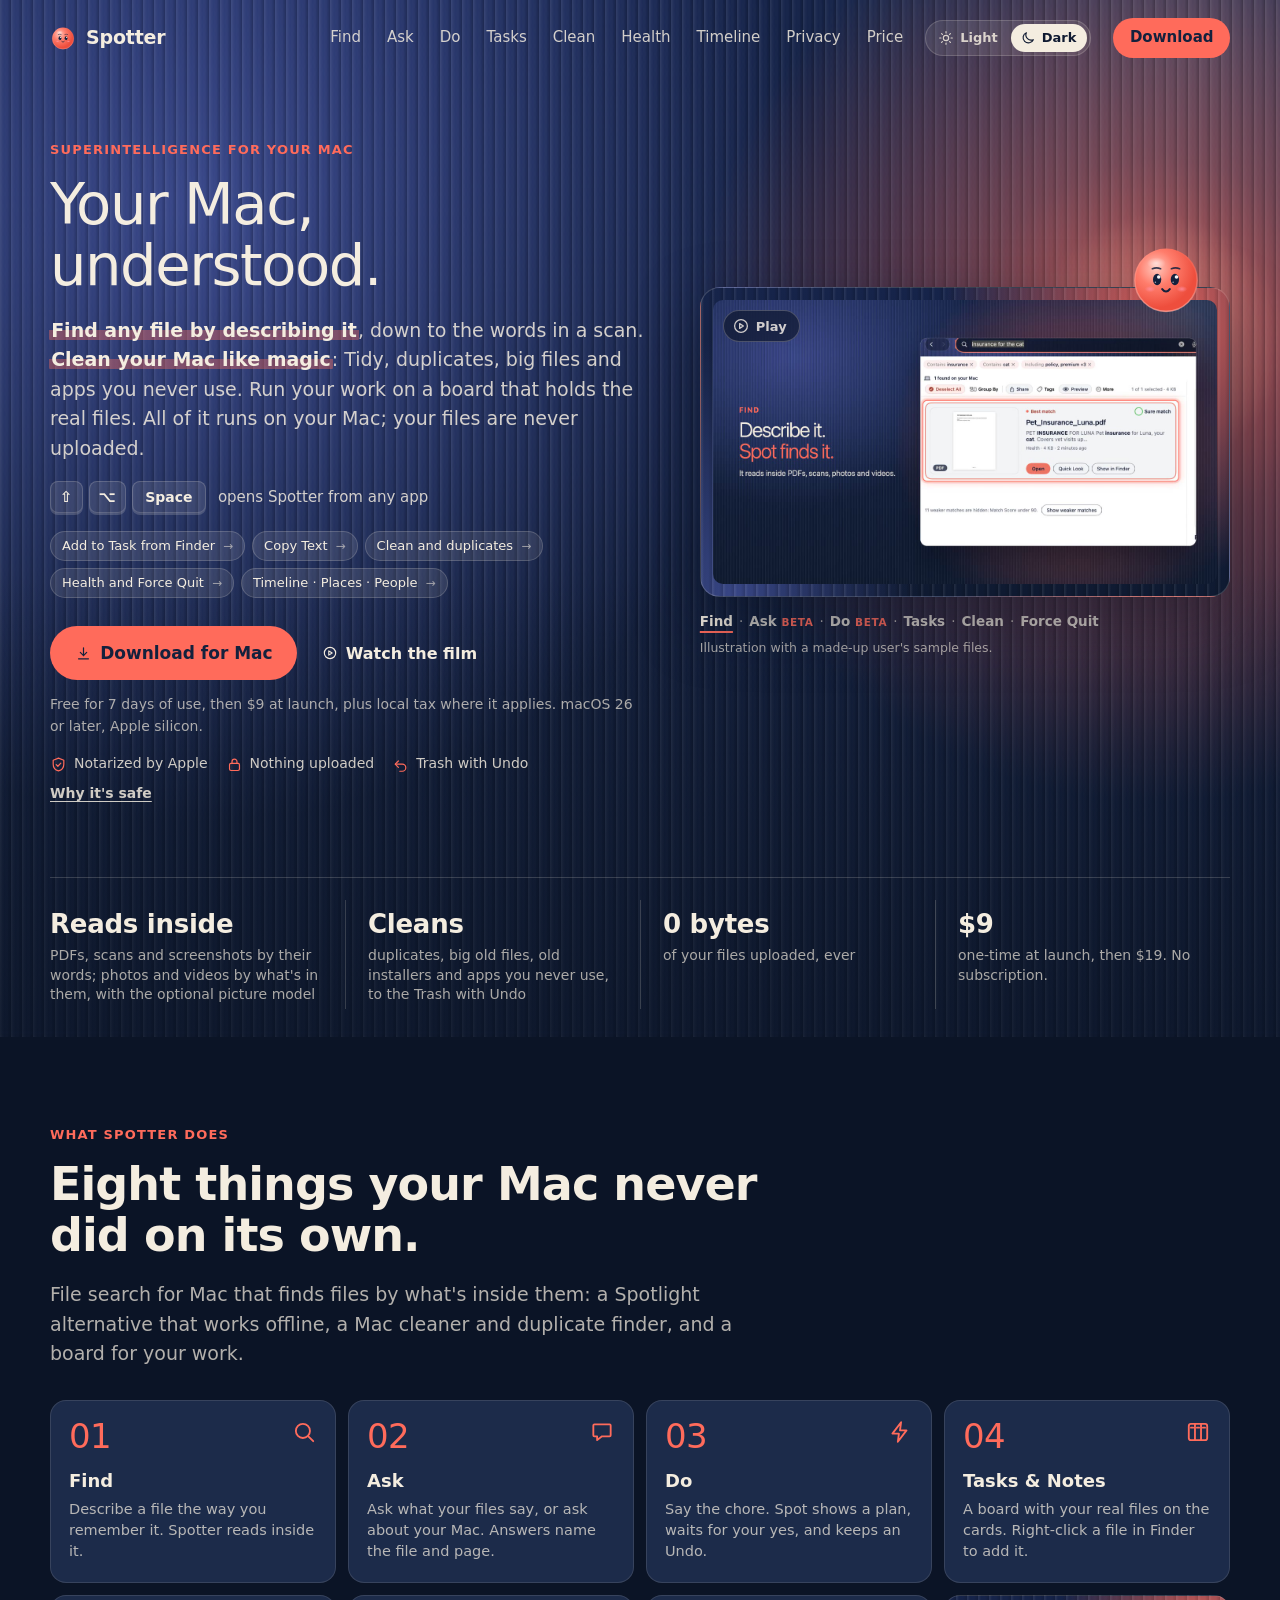
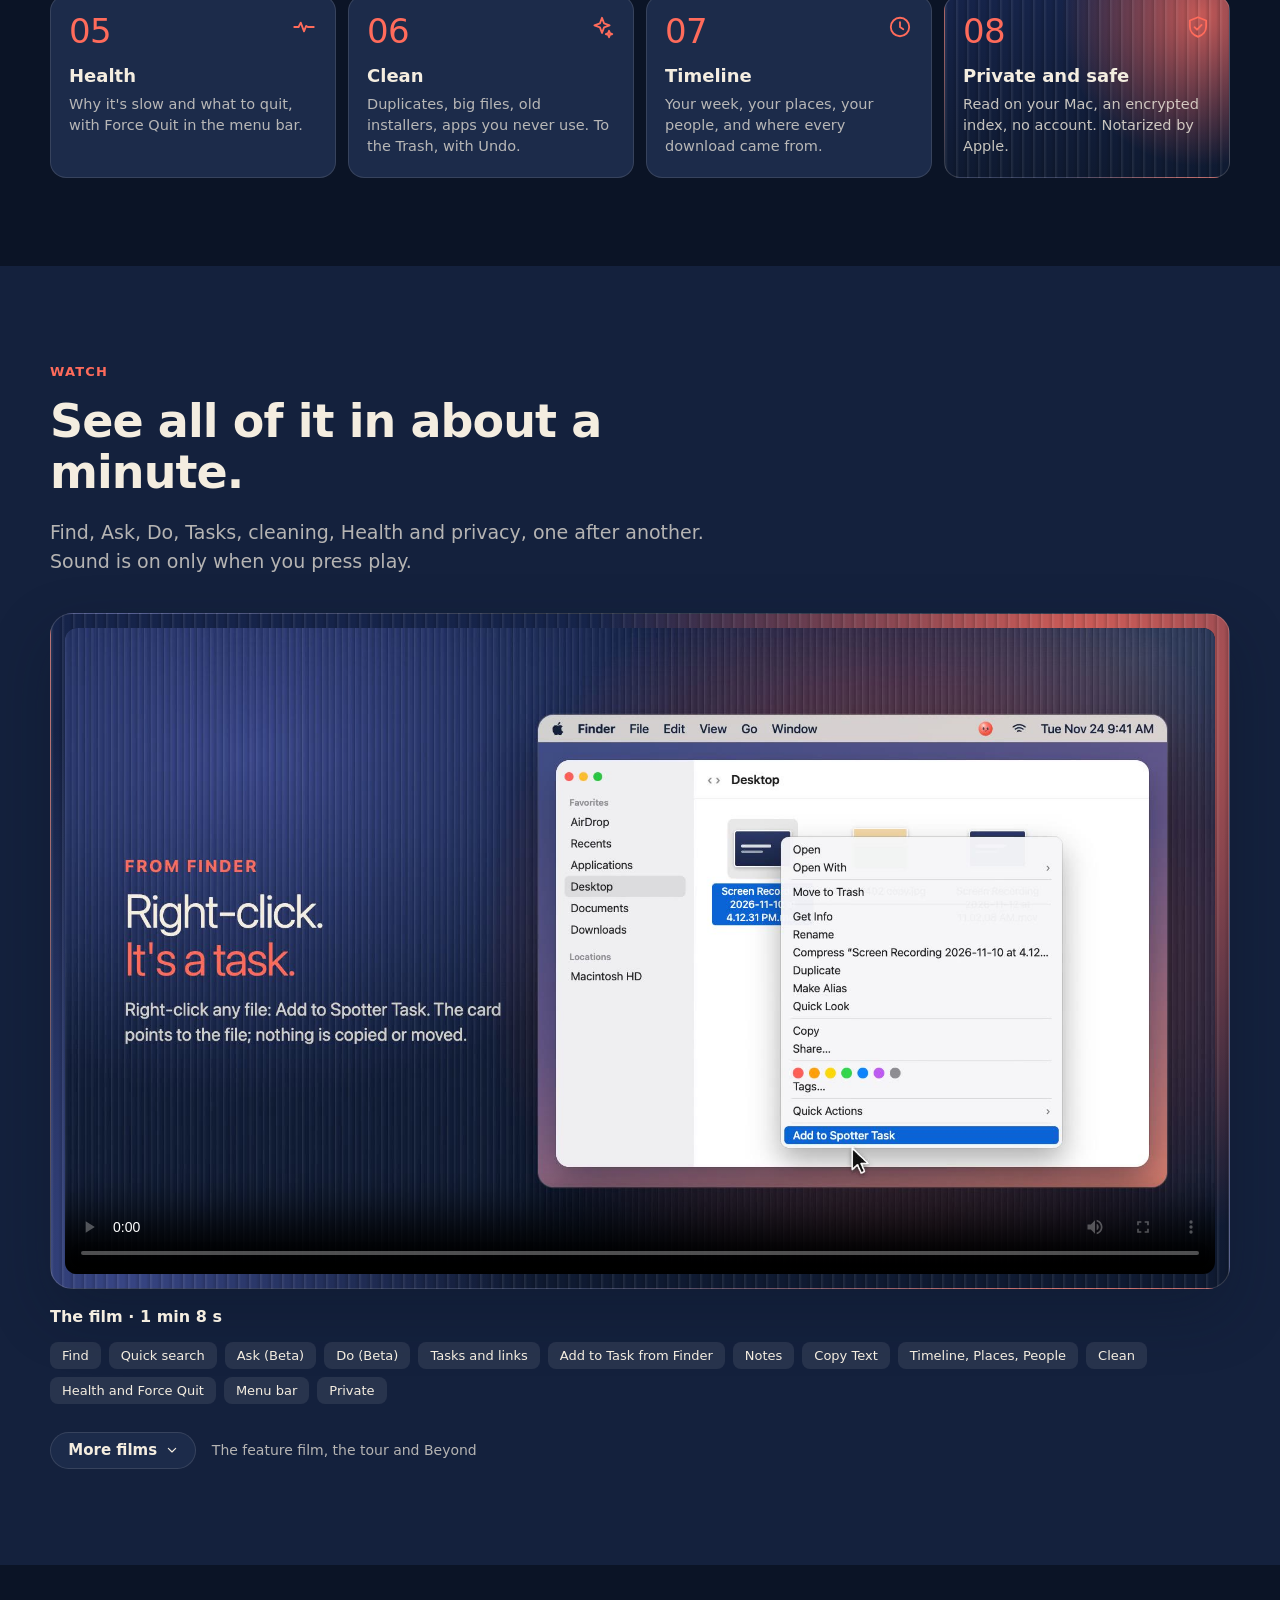
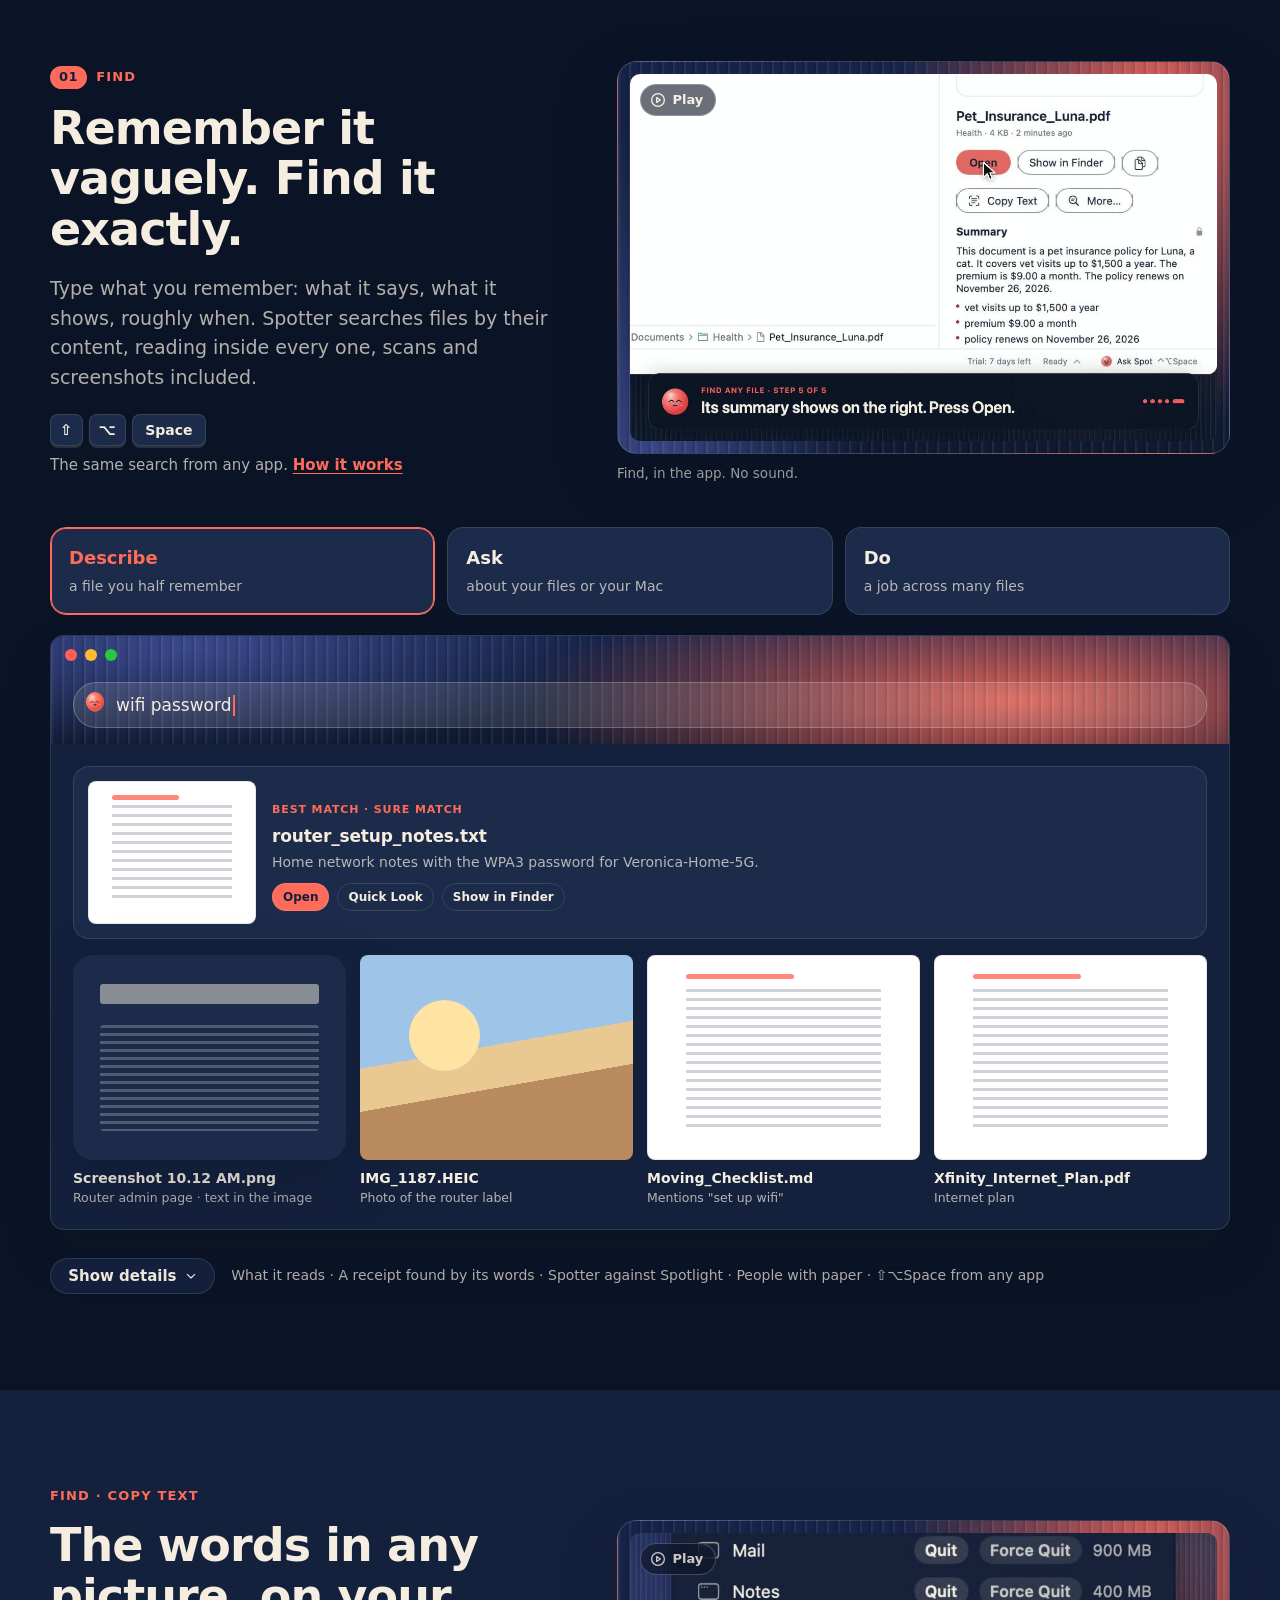
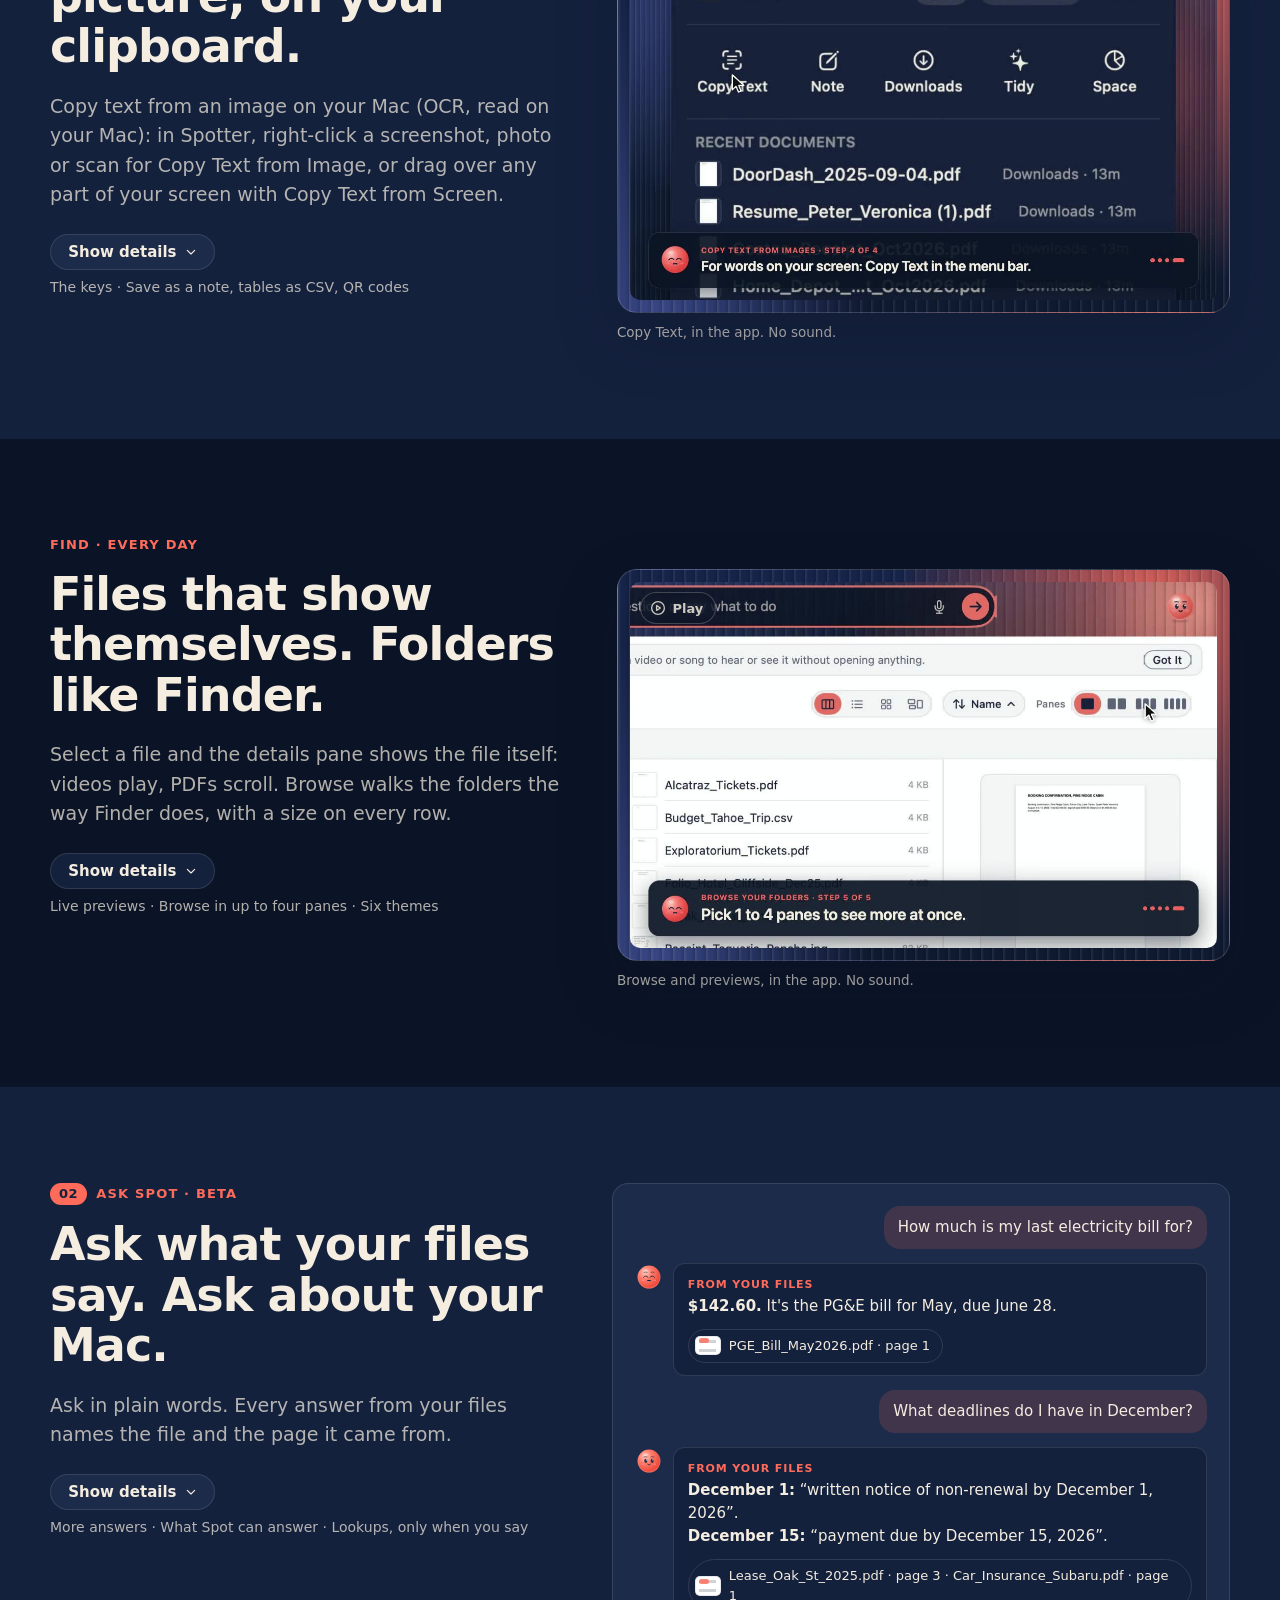
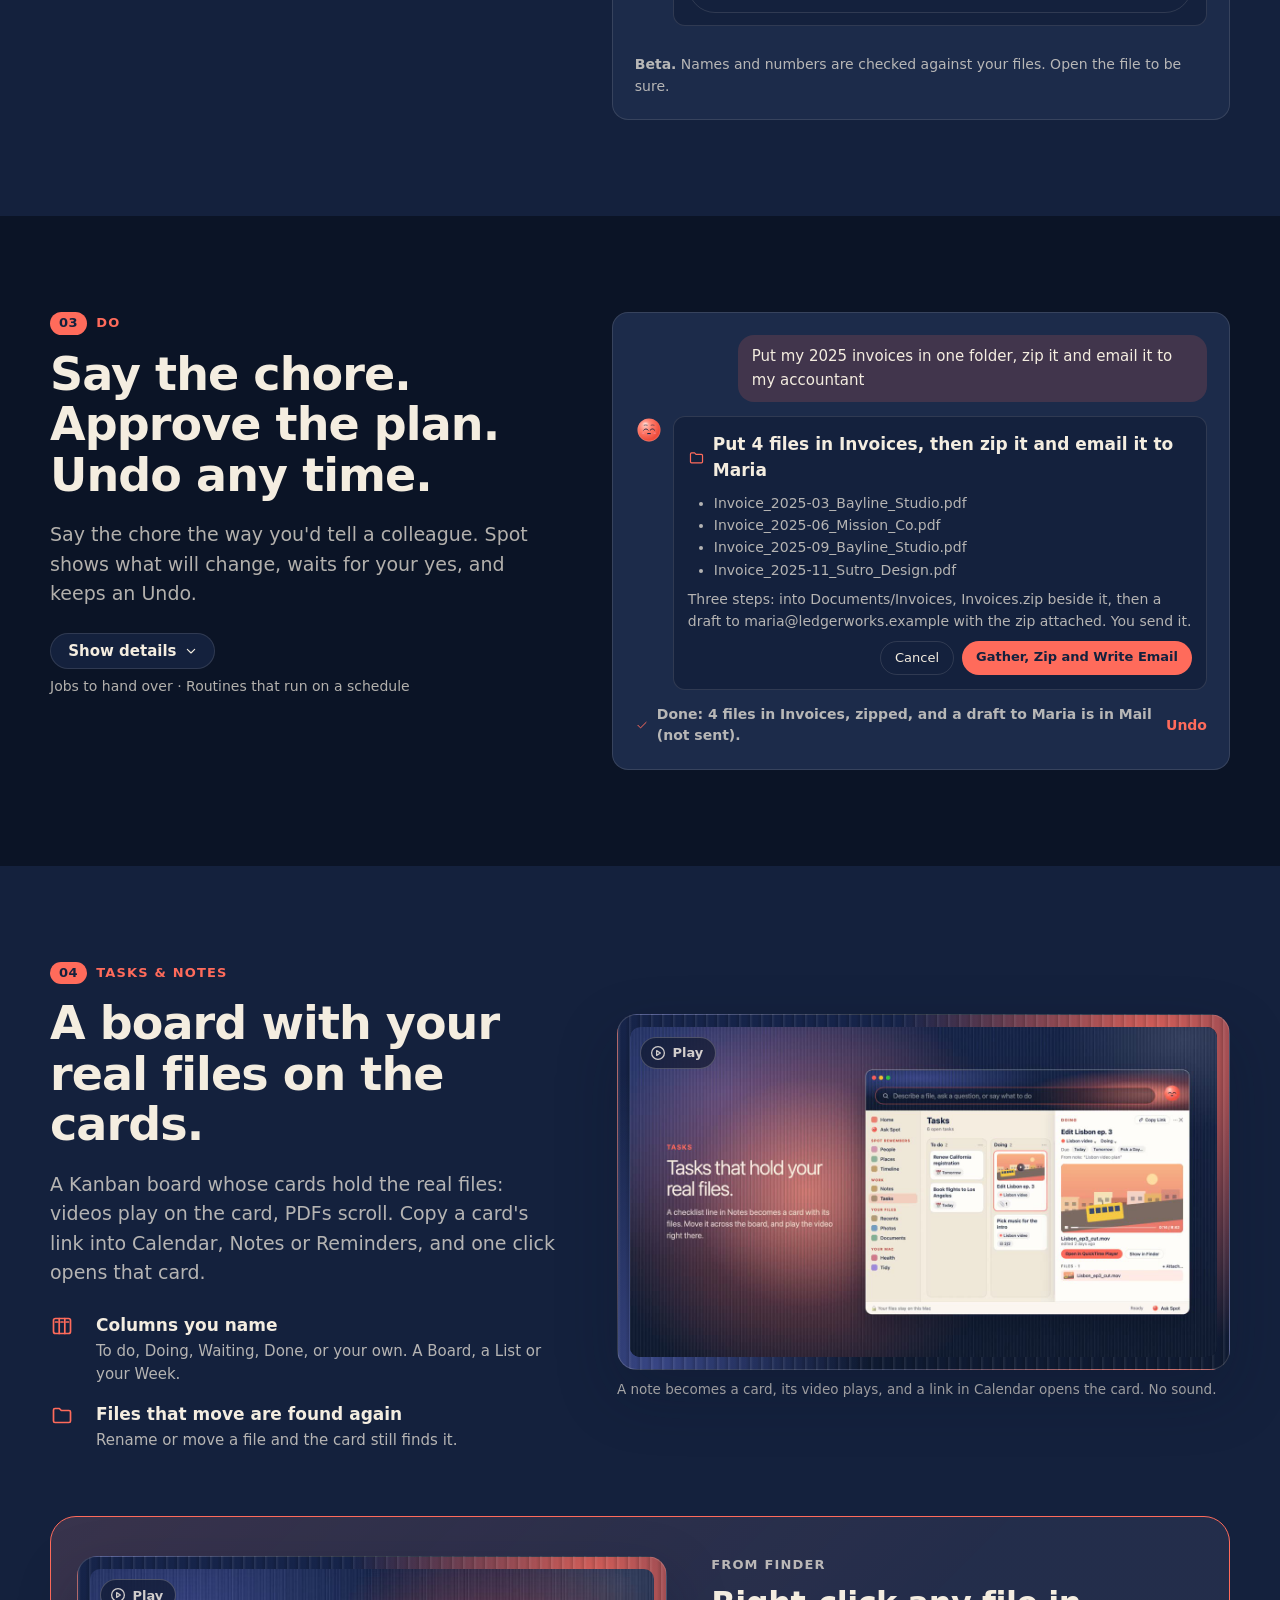
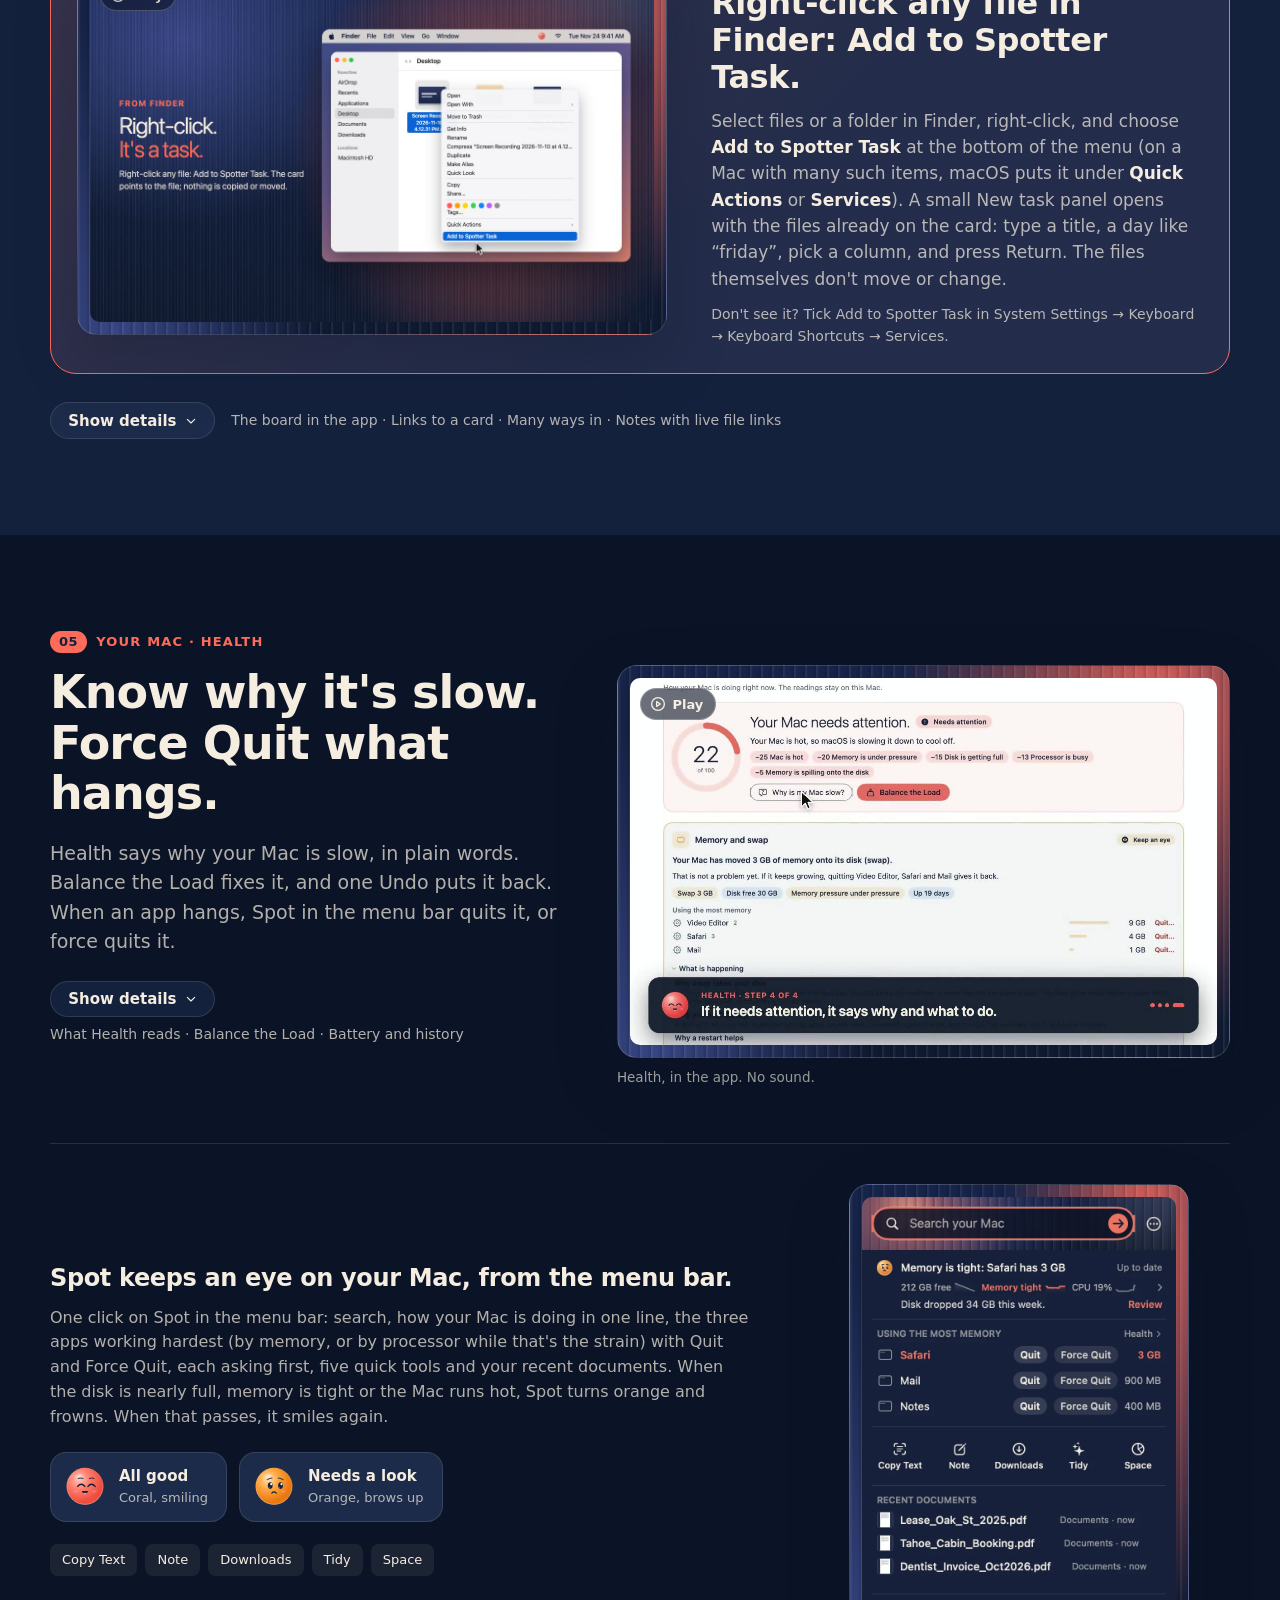
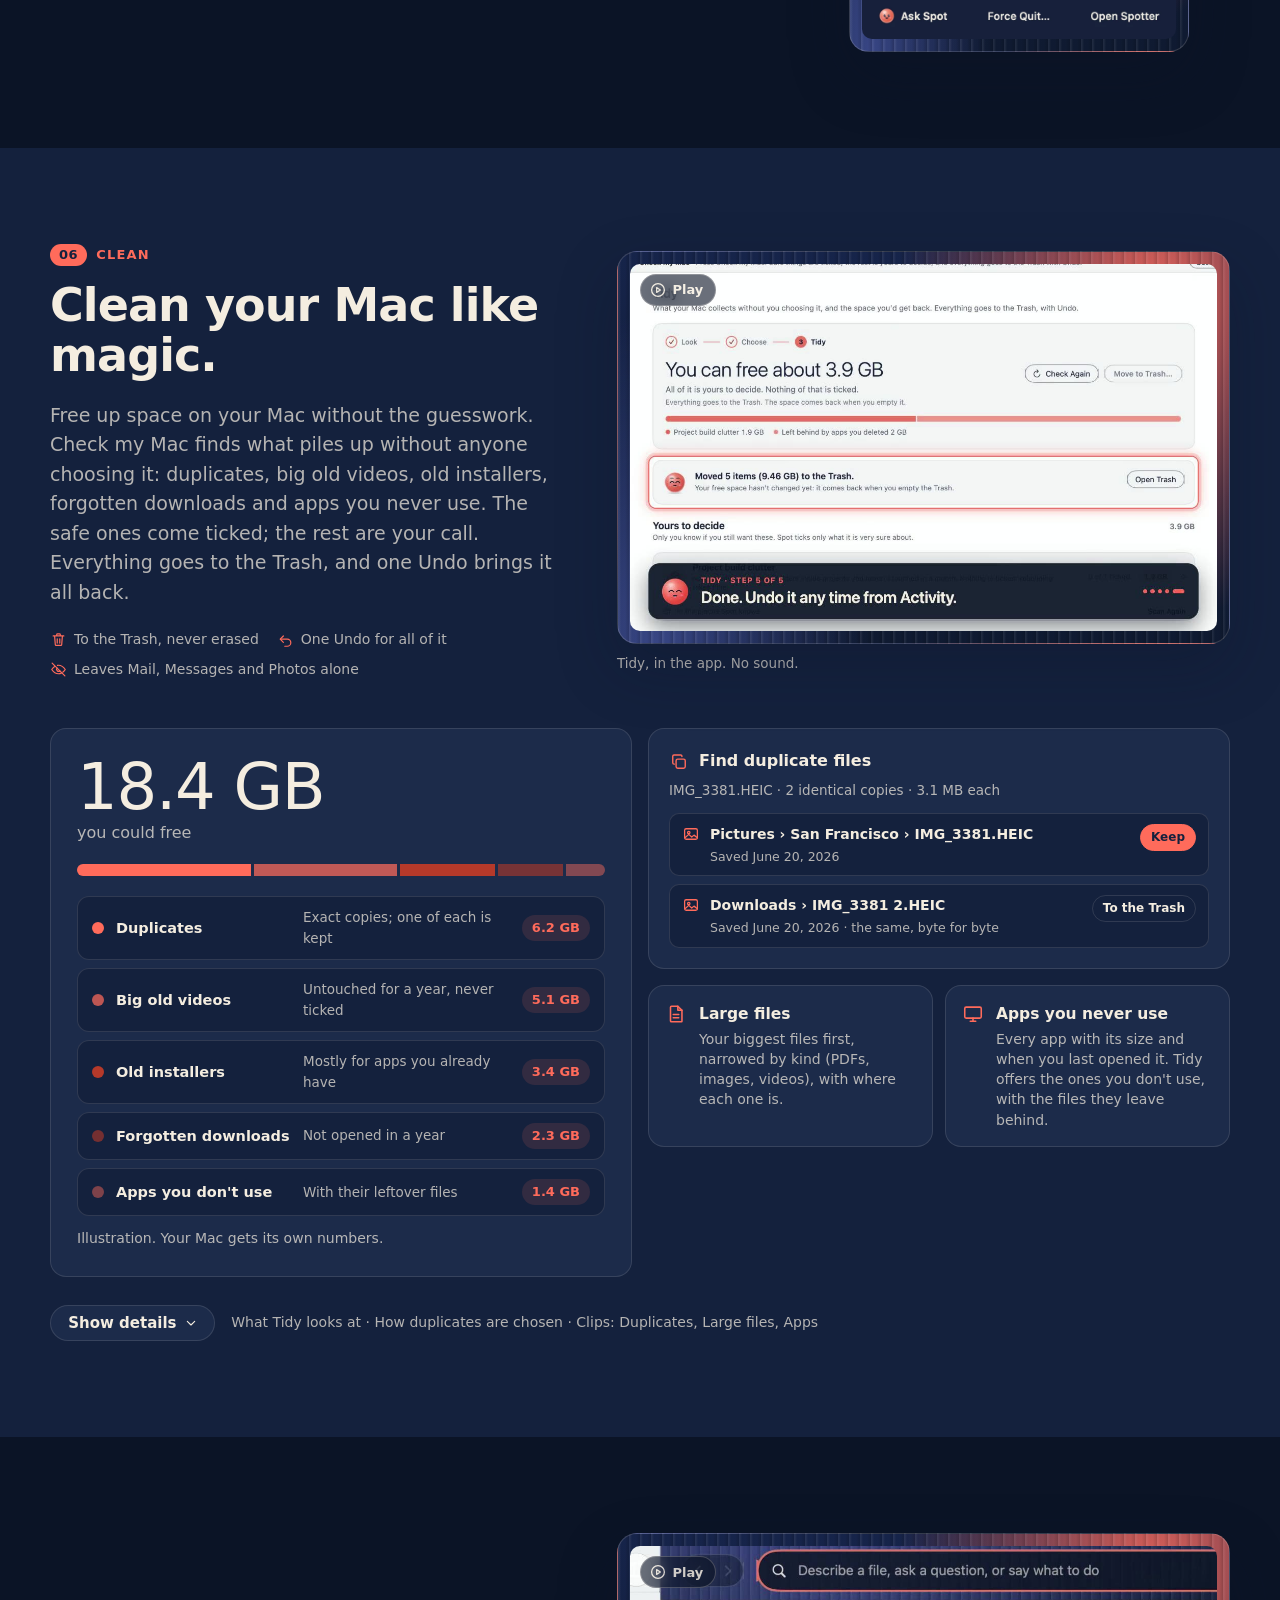
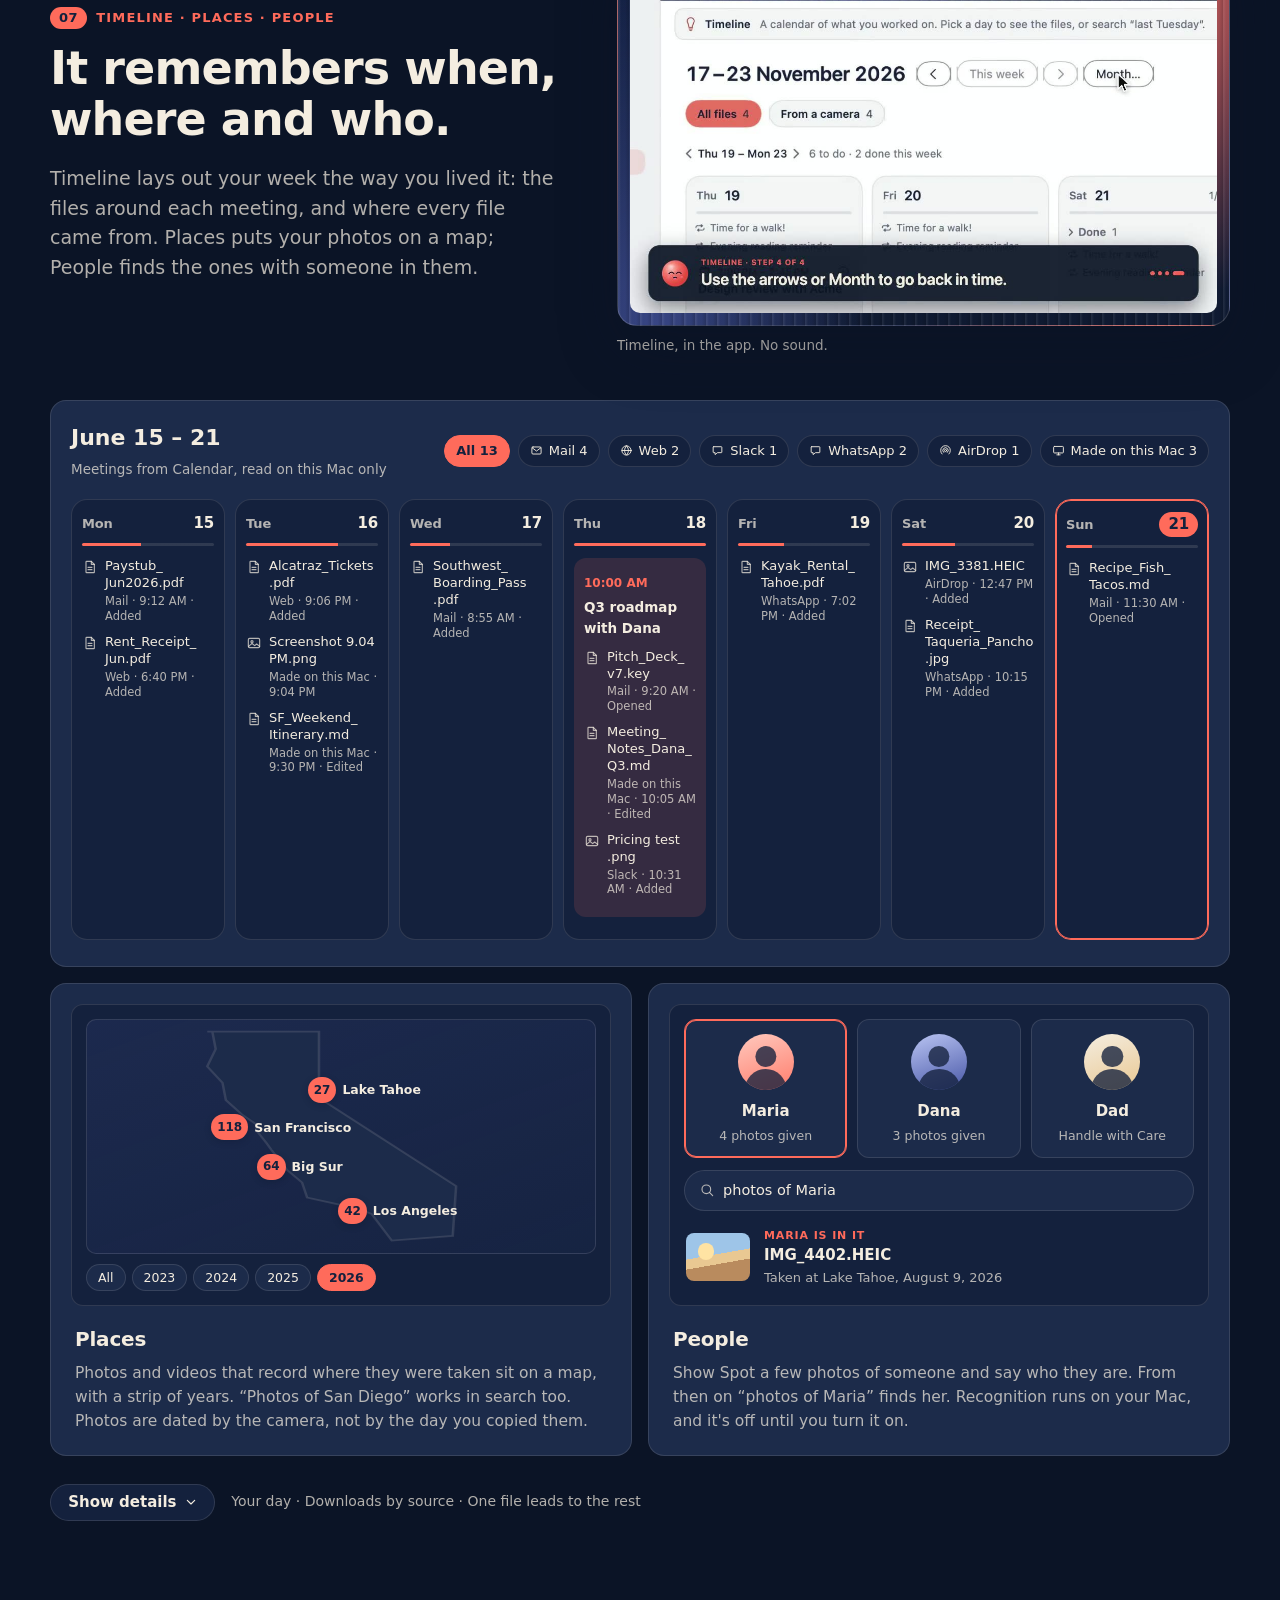
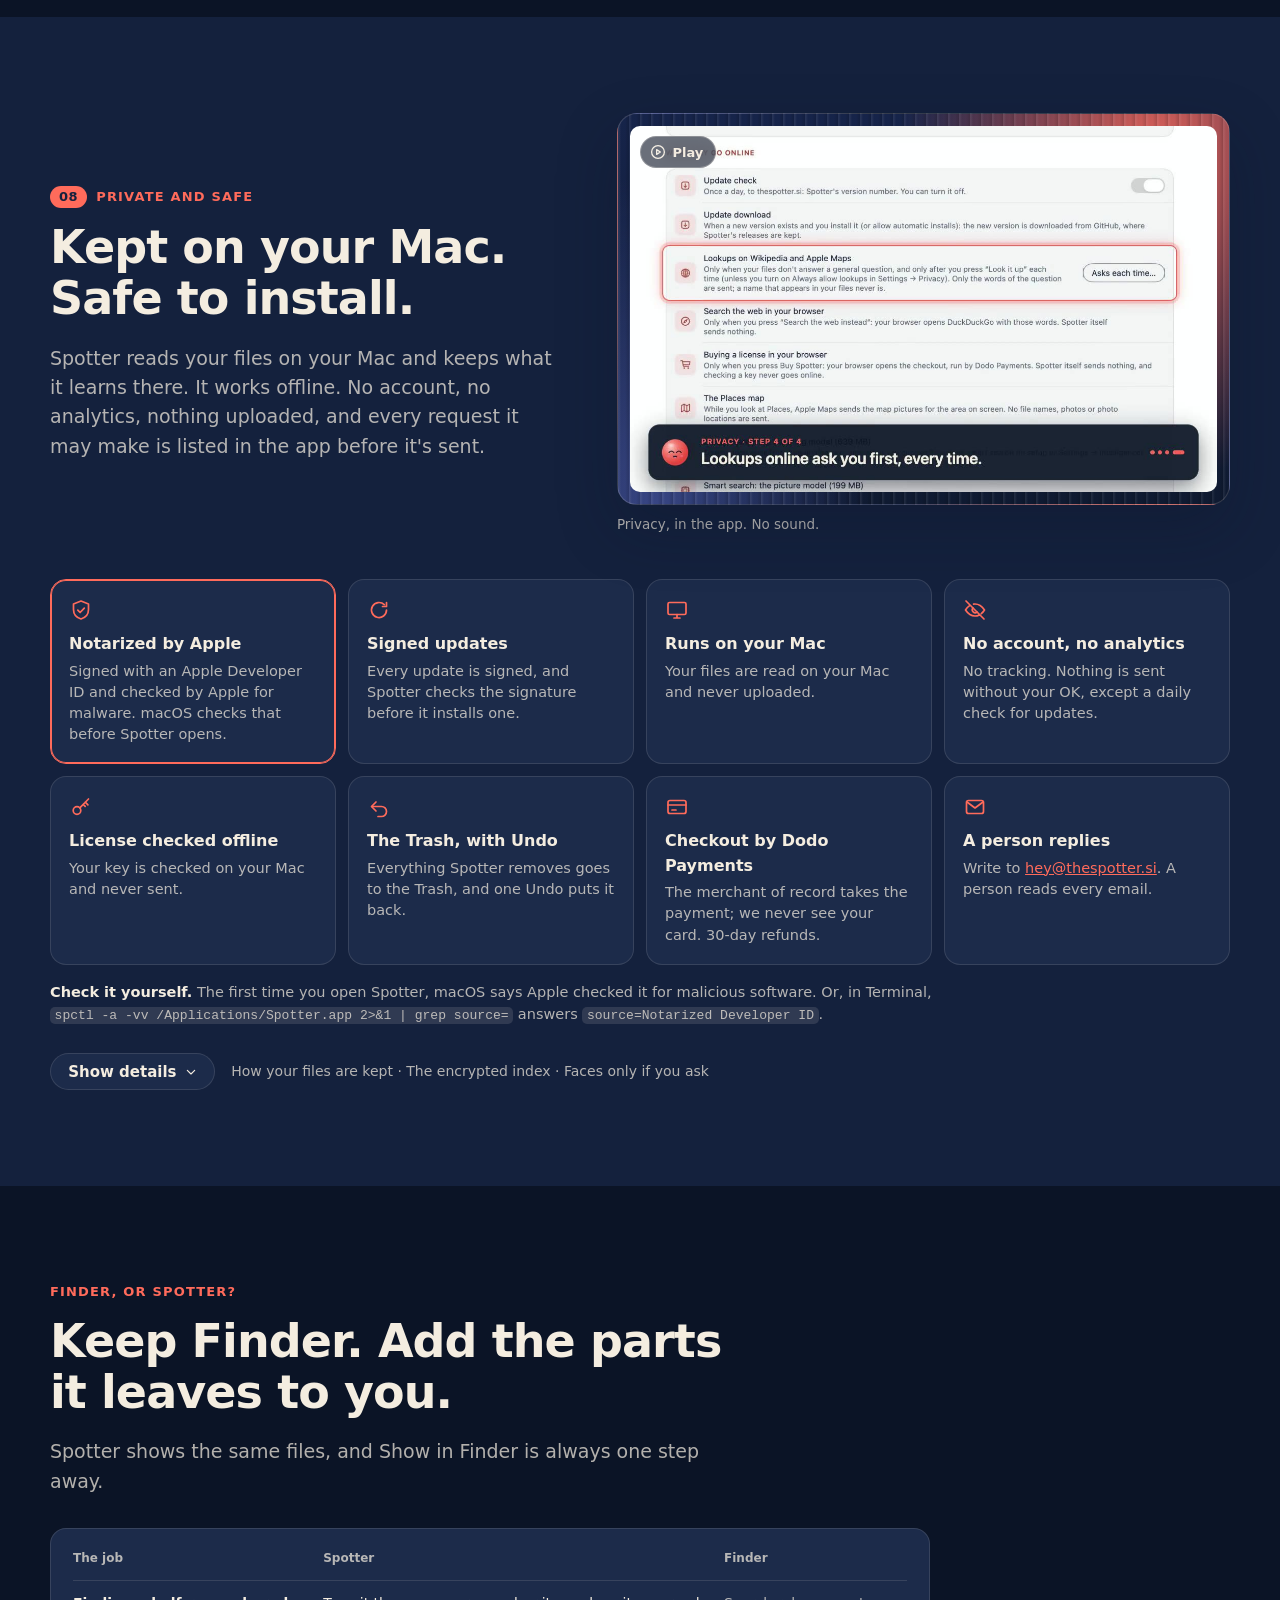
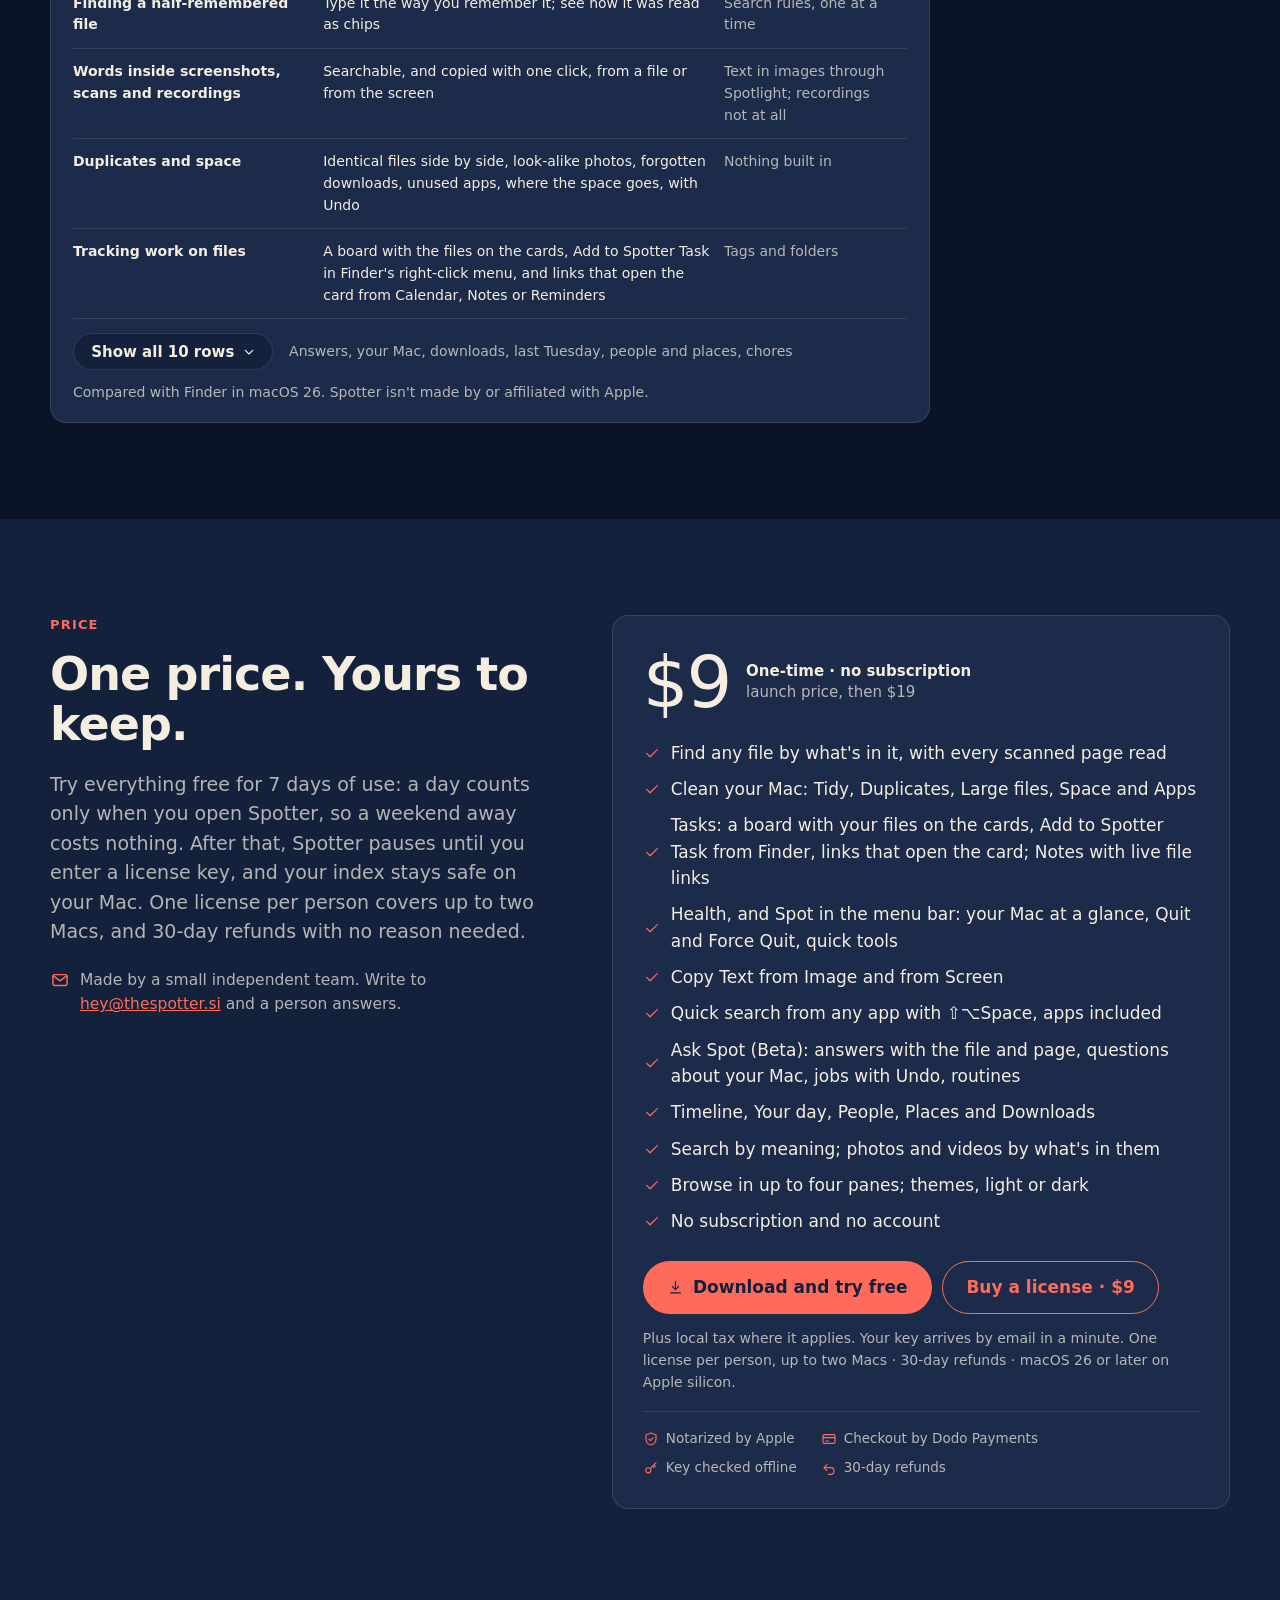
<file: index.html>
<!doctype html>
<html lang="en">
<head>
<meta charset="utf-8">
<meta name="viewport" content="width=device-width, initial-scale=1">
<title>Spotter: find any file on your Mac by what's in it</title>
<meta name="description" content="Search your Mac by what's inside files, scans and photos. A private Spotlight alternative with a Mac cleaner and duplicate finder. Nothing is uploaded.">
<link rel="canonical" href="https://thespotter.si/">
<meta property="og:type" content="website">
<meta property="og:site_name" content="Spotter">
<meta property="og:url" content="https://thespotter.si/">
<meta property="og:title" content="Spotter: your Mac, understood">
<meta property="og:description" content="Find any file by describing it, down to the words in a scan. Clean your Mac like magic. Run your work on a board with the real files. All on your Mac.">
<meta property="og:image" content="https://thespotter.si/og-image.jpg">
<meta property="og:image:width" content="1200">
<meta property="og:image:height" content="630">
<meta property="og:image:alt" content="Spotter: Your Mac, understood. A search for “insurance for the cat” finds Pet_Insurance_Luna.pdf as the best match.">
<meta name="twitter:card" content="summary_large_image">
<meta name="twitter:title" content="Spotter: your Mac, understood">
<meta name="twitter:description" content="Find any file by describing it, clean your Mac like magic, and run your work on a board with the real files. All on your Mac.">
<meta name="twitter:image" content="https://thespotter.si/og-image.jpg">
<meta name="theme-color" content="#F4EDE0" media="(prefers-color-scheme: light)">
<meta name="theme-color" content="#14213D" media="(prefers-color-scheme: dark)">
<link rel="icon" href="favicon.ico?v=3" sizes="48x48">
<link rel="icon" href="favicon.svg?v=3" type="image/svg+xml">
<link rel="icon" type="image/png" sizes="32x32" href="favicon-32.png?v=3">
<link rel="apple-touch-icon" href="apple-touch-icon.png?v=3">
<link rel="manifest" href="site.webmanifest">
<script>(()=>{const r=document.documentElement;r.classList.add('js');let t=new URLSearchParams(location.search).get('theme');if(!t)try{t=localStorage.getItem('theme')}catch(e){}r.dataset.theme=(t==='light'||t==='dark')?t:'dark'})()</script>
<link rel="stylesheet" href="styles.css">
<script type="application/ld+json">
{
  "@context": "https://schema.org",
  "@graph": [
    {
      "@type": "SoftwareApplication",
      "name": "Spotter",
      "applicationCategory": "UtilitiesApplication",
      "operatingSystem": "macOS 26 or later (Apple silicon)",
      "url": "https://thespotter.si/",
      "downloadUrl": "https://github.com/whiterabbit-vibe/thespotter-site/releases/latest/download/Spotter.dmg",
      "image": "https://thespotter.si/og-image.jpg",
      "softwareVersion": "0.9.23",
      "description": "Spotter reads inside the files you choose, scans and photos included, so you can find any file by describing it. It also cleans your Mac (Tidy, duplicates, large files, unused apps), shows why your Mac is slow, and keeps your work on a board whose cards hold the real files. It runs on your Mac; your files are never uploaded.",
      "offers": {
        "@type": "Offer",
        "price": "9.00",
        "priceCurrency": "USD",
        "url": "https://thespotter.si/#price",
        "availability": "https://schema.org/InStock"
      },
      "publisher": { "@id": "https://thespotter.si/#org" }
    },
    {
      "@type": "Organization",
      "@id": "https://thespotter.si/#org",
      "name": "Spotter",
      "url": "https://thespotter.si/",
      "logo": "https://thespotter.si/icon-512.png",
      "email": "hey@thespotter.si"
    },
    {
      "@type": "VideoObject",
      "name": "Spotter, the film",
      "description": "Spotter in about a minute: find any file by describing it, Tasks with the real files, cleaning your Mac, Health and privacy.",
      "thumbnailUrl": "https://thespotter.si/all-poster.jpg",
      "uploadDate": "2026-11-24",
      "duration": "PT1M8S",
      "contentUrl": "https://thespotter.si/SpotterAll.mp4"
    }
  ]
}
</script>
<script type="application/ld+json">
{
 "@context": "https://schema.org",
 "@type": "FAQPage",
 "mainEntity": [
  {
   "@type": "Question",
   "name": "Is Spotter safe to install?",
   "acceptedAnswer": {
    "@type": "Answer",
    "text": "Yes. Spotter is signed with an Apple Developer ID and notarized by Apple: Apple checked it for malware, and macOS checks that before it opens. To see it yourself, run spctl -a -vv /Applications/Spotter.app 2>&1 | grep source= in Terminal; it answers “source=Notarized Developer ID”. Updates are signed too, and Spotter checks the signature before it installs one. Your files are read on your Mac and never uploaded; there is no account and no analytics. Your license key is checked on your Mac, offline. Everything Spotter removes goes to the Trash, and one Undo puts it back. Checkout is run by Dodo Payments, so we never see your card, and you can get a refund within 30 days. A person reads every email to hey@thespotter.si."
   }
  },
  {
   "@type": "Question",
   "name": "Does anything get uploaded?",
   "acceptedAnswer": {
    "@type": "Answer",
    "text": "No. Reading, searching and answering all happen on your Mac. The app sends a daily update check carrying its version number (you can turn it off), and downloads a new version from GitHub when you install one. It downloads an open model only when you choose it: the meaning model (639 MB) and the picture model (199 MB) when you press Continue in setup with smart search ticked, or later in Settings → Intelligence; written answers in setup too, on a Mac without Apple Intelligence (ticked, and nothing downloads until you press Continue); the second look and photo descriptions only from Settings. Each lookup of a general question on Wikipedia or Apple Maps asks you first, every time, and sends just the words of the question, never a name that appears in your files. Each of these requests is listed on Spotter's Privacy page before it's sent, and like any request from any app, each carries your Mac's internet (IP) address. The Places map is Apple's, and loads its map imagery from Apple as you move around it."
   }
  },
  {
   "@type": "Question",
   "name": "What happens after the trial?",
   "acceptedAnswer": {
    "@type": "Answer",
    "text": "Spotter pauses until you enter a license key. Nothing is deleted: your index, tasks, notes and settings wait on your Mac, and everything picks up where it left off."
   }
  },
  {
   "@type": "Question",
   "name": "How many Macs can I use it on?",
   "acceptedAnswer": {
    "@type": "Answer",
    "text": "One license is for one person, on up to two of your Macs (say, an iMac at work and a MacBook at home). Moving to a new Mac? In Settings → License choose Remove Key from This Mac, then enter the key on the new one."
   }
  },
  {
   "@type": "Question",
   "name": "Can I get a refund?",
   "acceptedAnswer": {
    "@type": "Answer",
    "text": "Yes, within 30 days of buying. Write to hey@thespotter.si; you don't need to give a reason."
   }
  },
  {
   "@type": "Question",
   "name": "Which Macs does it run on?",
   "acceptedAnswer": {
    "@type": "Answer",
    "text": "Spotter needs macOS 26 or later on a Mac with Apple silicon. Search, cleaning, Tasks and Health work without Apple Intelligence."
   }
  },
  {
   "@type": "Question",
   "name": "How is this different from Spotlight?",
   "acceptedAnswer": {
    "@type": "Answer",
    "text": "Spotlight matches the words you type against file names and some text. Spotter reads what's inside your files, including text in screenshots and scans and what's said in recordings, and understands related words, dates and places. \"Insurance for the cat\" finds a policy that says \"Luna\" and \"vet visits\". With the meaning model, it also finds a file when none of your words are in it. It can also answer questions with the page the answer came from, and show the files around a meeting."
   }
  },
  {
   "@type": "Question",
   "name": "How do I add a file to a task from Finder?",
   "acceptedAnswer": {
    "@type": "Answer",
    "text": "Select one or more files or a folder in Finder, right-click, and choose Add to Spotter Task at the bottom of the menu (on a Mac with many such items, macOS puts it under Quick Actions or Services). A small New task panel opens with the files already on the card; type a title and a day, pick a column, and press Return. The files don't move or change. If you don't see the item, tick Add to Spotter Task in System Settings → Keyboard → Keyboard Shortcuts → Services."
   }
  },
  {
   "@type": "Question",
   "name": "What does Tidy remove, and can I get it back?",
   "acceptedAnswer": {
    "@type": "Answer",
    "text": "Check my Mac suggests forgotten downloads, old installers, duplicates, look-alike photos, big old videos, apps you no longer use, and the caches, logs, half-finished downloads and leftovers apps leave behind. The safe ones start ticked; you choose what goes. For duplicates it keeps the original, not the copy named “copy” or “(1)”. In a code project it only offers rebuildable build folders, never anything your repository tracks. Everything goes to the Trash, and one Undo (on the receipt or in Activity) brings it back."
   }
  },
  {
   "@type": "Question",
   "name": "Can it change or delete my files?",
   "acceptedAnswer": {
    "@type": "Answer",
    "text": "Only when you ask. Every move, rename or clean-up shows a plan you approve first. Nothing is deleted for good: files go to the Trash, and one Undo reverses it."
   }
  }
 ]
}
</script>
</head>
<body>
<svg width="0" height="0" style="position:absolute" aria-hidden="true">
  <symbol id="i-search" viewBox="0 0 24 24"><circle cx="11" cy="11" r="6.5"/><path d="M16 16l4.5 4.5"/></symbol>
  <symbol id="i-doc" viewBox="0 0 24 24"><path d="M7 3.5h7l4.5 4.5v12a.5.5 0 0 1-.5.5H7a1 1 0 0 1-1-1v-15a1 1 0 0 1 1-1z"/><path d="M14 3.5V8h4.5M9 12.5h6M9 16h6"/></symbol>
  <symbol id="i-photo" viewBox="0 0 24 24"><rect x="3.5" y="5" width="17" height="14" rx="2"/><circle cx="9" cy="10" r="1.6"/><path d="M4 17l5-4.5 4 3.5 3-2.5 4.5 3.5"/></symbol>
  <symbol id="i-folder" viewBox="0 0 24 24"><path d="M3.5 7a1.5 1.5 0 0 1 1.5-1.5h4.3l2 2H19A1.5 1.5 0 0 1 20.5 9v9A1.5 1.5 0 0 1 19 19.5H5A1.5 1.5 0 0 1 3.5 18z"/></symbol>
  <symbol id="i-down" viewBox="0 0 24 24"><path d="M12 4v11M7.5 10.5L12 15l4.5-4.5M5 19.5h14"/></symbol>
  <symbol id="i-pause" viewBox="0 0 24 24"><circle cx="12" cy="12" r="8.5"/><path d="M10 9v6M14 9v6"/></symbol>
  <symbol id="i-play" viewBox="0 0 24 24"><circle cx="12" cy="12" r="8.5"/><path d="M10.2 8.8l5 3.2-5 3.2z"/></symbol>
  <symbol id="i-sun" viewBox="0 0 24 24"><circle cx="12" cy="12" r="4"/><path d="M12 2.5v2M12 19.5v2M2.5 12h2M19.5 12h2M5.3 5.3l1.4 1.4M17.3 17.3l1.4 1.4M5.3 18.7l1.4-1.4M17.3 6.7l1.4-1.4"/></symbol>
  <symbol id="i-moon" viewBox="0 0 24 24"><path d="M20 14.5A8 8 0 0 1 9.5 4a8 8 0 1 0 10.5 10.5z"/></symbol>
  <symbol id="i-lock" viewBox="0 0 24 24"><rect x="5" y="10.5" width="14" height="10" rx="2"/><path d="M8.5 10.5V8a3.5 3.5 0 0 1 7 0v2.5"/></symbol>
  <symbol id="i-mac" viewBox="0 0 24 24"><rect x="3" y="4.5" width="18" height="12" rx="1.5"/><path d="M9 20h6M12 16.5V20"/></symbol>
  <symbol id="i-undo" viewBox="0 0 24 24"><path d="M9 7L4.5 11.5 9 16"/><path d="M5 11.5h9.5a5 5 0 0 1 0 10H11"/></symbol>
  <symbol id="i-eye-off" viewBox="0 0 24 24"><path d="M3 3l18 18M10.6 6.1A9.6 9.6 0 0 1 12 6c5 0 8.5 4.5 9.5 6-.5.8-1.6 2.3-3.2 3.6M6.6 7.6C4.6 8.9 3.2 10.8 2.5 12c1 1.5 4.5 6 9.5 6 1.6 0 3-.4 4.3-1.1"/><path d="M9.9 9.9a3 3 0 0 0 4.2 4.2"/></symbol>
  <symbol id="i-check" viewBox="0 0 24 24"><path d="M5 12.5l4.5 4.5L19 7.5"/></symbol>
  <symbol id="i-x" viewBox="0 0 24 24"><path d="M7 7l10 10M17 7L7 17"/></symbol>
  <symbol id="i-mail" viewBox="0 0 24 24"><rect x="3.5" y="5.5" width="17" height="13" rx="2"/><path d="M4 7l8 6 8-6"/></symbol>
  <symbol id="i-globe" viewBox="0 0 24 24"><circle cx="12" cy="12" r="8.5"/><path d="M3.5 12h17M12 3.5c2.5 2.6 3.5 5.4 3.5 8.5s-1 5.9-3.5 8.5c-2.5-2.6-3.5-5.4-3.5-8.5s1-5.9 3.5-8.5z"/></symbol>
  <symbol id="i-chat" viewBox="0 0 24 24"><path d="M5 5h14a1 1 0 0 1 1 1v9a1 1 0 0 1-1 1h-7l-4.5 3.5V16H5a1 1 0 0 1-1-1V6a1 1 0 0 1 1-1z"/></symbol>
  <symbol id="i-pin" viewBox="0 0 24 24"><path d="M12 21s-6.5-5.6-6.5-11a6.5 6.5 0 0 1 13 0C18.5 15.4 12 21 12 21z"/><circle cx="12" cy="10" r="2.3"/></symbol>
  <symbol id="i-clock" viewBox="0 0 24 24"><circle cx="12" cy="12" r="8.5"/><path d="M12 7.5V12l3 2"/></symbol>
  <symbol id="i-sparkle" viewBox="0 0 24 24"><path d="M12 3.5l1.9 5.1 5.1 1.9-5.1 1.9L12 17.5l-1.9-5.1L5 10.5l5.1-1.9zM18.5 15.5l.8 2.2 2.2.8-2.2.8-.8 2.2-.8-2.2-2.2-.8 2.2-.8z"/></symbol>
  <symbol id="i-cal" viewBox="0 0 24 24"><rect x="3.5" y="5" width="17" height="15.5" rx="2"/><path d="M3.5 10h17M8 3v4M16 3v4"/></symbol>
  <symbol id="i-person" viewBox="0 0 24 24"><circle cx="12" cy="8.5" r="3.8"/><path d="M4.5 20c.8-4 3.8-6 7.5-6s6.7 2 7.5 6"/></symbol>
  <symbol id="i-copy" viewBox="0 0 24 24"><rect x="8.5" y="8.5" width="11" height="11" rx="2"/><path d="M15.5 5.5V5A1.5 1.5 0 0 0 14 3.5H6A1.5 1.5 0 0 0 4.5 5v8A1.5 1.5 0 0 0 6 14.5h.5"/></symbol>
  <symbol id="i-air" viewBox="0 0 24 24"><circle cx="12" cy="12" r="2"/><path d="M8.5 15.5a5 5 0 1 1 7 0M5.6 18.4a9 9 0 1 1 12.8 0"/></symbol>
  <symbol id="i-board" viewBox="0 0 24 24"><rect x="3.5" y="4.5" width="17" height="15" rx="2"/><path d="M9.2 4.5v15M14.8 4.5v15M5.5 8h2M11 8h2M16.5 8h2"/></symbol>
  <symbol id="i-link" viewBox="0 0 24 24"><path d="M10 14a4 4 0 0 0 5.7 0l3-3a4 4 0 0 0-5.7-5.7l-1 1"/><path d="M14 10a4 4 0 0 0-5.7 0l-3 3a4 4 0 0 0 5.7 5.7l1-1"/></symbol>
  <symbol id="i-text" viewBox="0 0 24 24"><path d="M4 8V5.5A1.5 1.5 0 0 1 5.5 4H8M16 4h2.5A1.5 1.5 0 0 1 20 5.5V8M20 16v2.5a1.5 1.5 0 0 1-1.5 1.5H16M8 20H5.5A1.5 1.5 0 0 1 4 18.5V16"/><path d="M8 9h8M8 12h8M8 15h5"/></symbol>
  <symbol id="i-heart" viewBox="0 0 24 24"><path d="M3 12h4l2-4 3 8 2-5 1.5 1H21"/></symbol>
  <symbol id="i-bolt" viewBox="0 0 24 24"><path d="M13 3L5 13.5h6L10 21l8-10.5h-6z"/></symbol>
  <symbol id="i-note" viewBox="0 0 24 24"><path d="M6 3.5h12a1 1 0 0 1 1 1v15a1 1 0 0 1-1 1H6a1 1 0 0 1-1-1v-15a1 1 0 0 1 1-1z"/><path d="M8.5 8.5l1.2 1.2 2-2.2M13.5 9h3M8.5 13.5l1.2 1.2 2-2.2M13.5 14h3"/></symbol>
  <symbol id="i-menubar" viewBox="0 0 24 24"><rect x="3" y="4" width="18" height="16" rx="2"/><path d="M3 8h18"/><circle cx="17" cy="6" r=".6"/></symbol>
  <symbol id="i-shield" viewBox="0 0 24 24"><path d="M12 3l7.5 3v5.5c0 4.6-3.2 8.2-7.5 9.5-4.3-1.3-7.5-4.9-7.5-9.5V6z"/><path d="M8.8 12.2l2.3 2.3 4.2-4.4"/></symbol>
  <symbol id="i-card" viewBox="0 0 24 24"><rect x="3" y="5.5" width="18" height="13" rx="2"/><path d="M3 10h18M7 15h4"/></symbol>
  <symbol id="i-key" viewBox="0 0 24 24"><circle cx="8" cy="15.5" r="3.8"/><path d="M10.8 12.8L19.5 4M16.3 7.2l2.6 2.6M14.2 9.3l2 2"/></symbol>
  <symbol id="i-refresh" viewBox="0 0 24 24"><path d="M19.5 12a7.5 7.5 0 1 1-2.2-5.3"/><path d="M19.5 4.5v4h-4"/></symbol>
  <symbol id="i-chev" viewBox="0 0 24 24"><path d="M6.5 9.5l5.5 5.5 5.5-5.5"/></symbol>
  <symbol id="i-menu" viewBox="0 0 24 24"><path d="M4.5 7h15M4.5 12h15M4.5 17h15"/></symbol>
  <symbol id="i-trash" viewBox="0 0 24 24"><path d="M4.5 7h15M9.5 7V5a1 1 0 0 1 1-1h3a1 1 0 0 1 1 1v2M6.5 7l1 12.5a1 1 0 0 0 1 .9h7a1 1 0 0 0 1-.9l1-12.5"/><path d="M10.2 11v6M13.8 11v6"/></symbol>
  <symbol id="i-share" viewBox="0 0 24 24"><path d="M12 15V3.5M8 7.5l4-4 4 4"/><path d="M7 11H5.5a1 1 0 0 0-1 1v7.5a1 1 0 0 0 1 1h13a1 1 0 0 0 1-1V12a1 1 0 0 0-1-1H17"/></symbol>
</svg>

<a class="skip" href="#main">Skip to content</a>

<header class="stage" id="top">
  <canvas class="glass" id="glass" aria-hidden="true"></canvas>
  <div class="stage-fade" aria-hidden="true"></div>

  <nav class="nav wrap" aria-label="Main">
    <a class="brand" href="#top" aria-label="Spotter home"><span class="spot" data-spot data-size="26"></span><span>Spotter</span></a>
    <div class="nav-links">
      <a href="#find">Find</a>
      <a href="#ask">Ask</a>
      <a href="#do">Do</a>
      <a href="#tasks">Tasks</a>
      <a href="#clean">Clean</a>
      <a href="#mac">Health</a>
      <a href="#remembers">Timeline</a>
      <a href="#privacy">Privacy</a>
      <a href="#price">Price</a>
    </div>
    <div class="theme-switch" role="group" aria-label="Theme">
      <button type="button" data-set-theme="light" aria-pressed="false" aria-label="Light theme" title="Light theme"><svg class="i"><use href="#i-sun"/></svg><span>Light</span></button>
      <button type="button" data-set-theme="dark" aria-pressed="false" aria-label="Dark theme" title="Dark theme"><svg class="i"><use href="#i-moon"/></svg><span>Dark</span></button>
    </div>
    <details class="nav-menu">
      <summary aria-label="Sections"><svg class="i"><use href="#i-menu"/></svg></summary>
      <div class="nav-menu-panel">
        <a href="#watch">Watch the film</a>
        <a href="#find">Find</a>
        <a href="#copy-text">Copy Text</a>
        <a href="#ask">Ask <small>Beta</small></a>
        <a href="#do">Do <small>Beta</small></a>
        <a href="#tasks">Tasks</a>
        <a href="#mac">Health</a>
        <a href="#clean">Clean</a>
        <a href="#remembers">Timeline</a>
        <a href="#privacy">Privacy</a>
        <a href="#price">Price</a>
        <a href="#faq">Questions</a>
      </div>
    </details>
    <a class="pill pill-coral nav-download" data-download href="https://github.com/whiterabbit-vibe/thespotter-site/releases/latest/download/Spotter.dmg">Download</a>
  </nav>

  <div class="hero wrap">
    <div class="hero-copy">
      <p class="eyebrow">Superintelligence for your Mac</p>
      <h1>Your Mac,<br>understood.</h1>
      <p class="lead"><strong class="hl">Find any file by describing it</strong>, down to the words in a scan. <strong class="hl">Clean your Mac like magic</strong>: Tidy, duplicates, big files and apps you never use. Run your work on a board that holds the real files. All of it runs on your Mac; your files are never uploaded.</p>
      <p class="hero-keys"><span class="keycaps" aria-label="Shift Option Space"><kbd>⇧</kbd><kbd>⌥</kbd><kbd class="wide">Space</kbd></span><span>opens Spotter from any app</span></p>
      <ul class="hero-chips" aria-label="Also in Spotter">
        <li><a class="chip" href="#finder-task">Add to Task from Finder</a></li>
        <li><a class="chip" href="#copy-text">Copy Text</a></li>
        <li><a class="chip" href="#clean">Clean and duplicates</a></li>
        <li><a class="chip" href="#mac">Health and Force Quit</a></li>
        <li><a class="chip" href="#remembers">Timeline · Places · People</a></li>
      </ul>
      <div class="cta-row">
        <a class="pill pill-coral pill-lg" data-download href="https://github.com/whiterabbit-vibe/thespotter-site/releases/latest/download/Spotter.dmg"><svg class="i"><use href="#i-down"/></svg><span>Download for Mac</span></a>
        <a class="link-btn" href="#watch"><svg class="i"><use href="#i-play"/></svg>Watch the film</a>
      </div>
      <p class="fine">Free for 7 days of use, then $9 at launch, plus local tax where it applies. macOS 26 or later, Apple silicon.</p>
      <ul class="trust" aria-label="Safe to install">
        <li><svg class="i"><use href="#i-shield"/></svg>Notarized by Apple</li>
        <li><svg class="i"><use href="#i-lock"/></svg>Nothing uploaded</li>
        <li><svg class="i"><use href="#i-undo"/></svg>Trash with Undo</li>
        <li><a href="#safe">Why it's safe</a></li>
      </ul>
    </div>

    <div class="hero-demo" id="heroDemo">
      <span class="spot spot-hero" data-spot data-size="76" data-glow id="heroSpot"></span>
      <div class="hero-stack">
        <!-- The hero reel (media/hero-reel.mp4, ~20 s, muted): Find, Ask (Beta), Do (Beta), Tasks, Clean, Health.
             Its poster shows first; the reel loads only once the page is idle. If the poster is missing, the
             drawn search window below takes its place. -->
        <figure class="hero-reel" id="heroReel" data-src="media/hero-reel.mp4">
          <div class="clip-frame">
            <img class="reel-poster" src="media/hero-reel.jpg" width="1280" height="720" decoding="async" alt="Spotter finding Pet_Insurance_Luna.pdf for “insurance for the cat”, the first scene of a short reel." onerror="this.closest('.hero-demo').classList.add('no-reel')">
            <video muted loop playsinline preload="none" width="1280" height="720" aria-label="A 20-second reel, no sound: Spotter finds a file, answers from a file (Beta), runs a chore with Undo (Beta), keeps a task with its files, cleans the Mac and shows Health with Force Quit."></video>
            <button class="clip-btn" type="button" aria-label="Play the reel"><svg class="i"><use href="#i-play"/></svg><span>Play</span></button>
          </div>
        </figure>
        <div class="window window-glass" id="heroWindow" aria-label="Spotter finding a file: typing “insurance for the cat” finds Pet_Insurance_Luna.pdf as the best match" role="img">
          <div class="titlebar" aria-hidden="true"><i></i><i></i><i></i></div>
          <div class="box box-stage">
            <svg class="i"><use href="#i-search"/></svg>
            <span class="typed" id="heroTyped"></span><span class="caret"></span>
          </div>
          <div class="hero-results" id="heroResults" aria-hidden="true"></div>
          <div class="status" aria-hidden="true"><span class="dot"></span><span id="heroStatus">Sample files</span></div>
        </div>
      </div>
      <ol class="reel-steps" aria-label="What the reel shows">
        <li data-t="0"><a href="#find">Find</a></li><li data-t="3.17"><a href="#ask">Ask <small>Beta</small></a></li><li data-t="6.17"><a href="#do">Do <small>Beta</small></a></li><li data-t="9.67"><a href="#tasks">Tasks</a></li><li data-t="13.83"><a href="#clean">Clean</a></li><li data-t="17.33"><a href="#mac">Force Quit</a></li>
      </ol>
      <p class="hero-note">Illustration with a made-up user's sample files.</p>
    </div>
  </div>

  <ul class="proof wrap" aria-label="Spotter in short">
    <li><b>Reads inside</b><span>PDFs, scans and screenshots by their words; photos and videos by what's in them, with the optional picture model</span></li>
    <li><b>Cleans</b><span>duplicates, big old files, old installers and apps you never use, to the Trash with Undo</span></li>
    <li><b>0 bytes</b><span>of your files uploaded, ever</span></li>
    <li><b>$9</b><span>one-time at launch, then $19. No subscription.</span></li>
  </ul>
</header>

<main id="main">

  <section class="section section-deep story-section" id="story" aria-labelledby="story-title">
    <div class="wrap">
      <div class="section-head">
        <p class="eyebrow">What Spotter does</p>
        <h2 id="story-title">Eight things your Mac never did on its own.</h2>
        <p class="lead">File search for Mac that finds files by what's inside them: a Spotlight alternative that works offline, a Mac cleaner and duplicate finder, and a board for your work.</p>
      </div>
      <ol class="story" aria-label="The eight parts of Spotter">
        <li><a class="card" href="#find"><span class="num">01</span><svg class="i"><use href="#i-search"/></svg><b>Find</b><span>Describe a file the way you remember it. Spotter reads inside it.</span></a></li>
        <li><a class="card" href="#ask"><span class="num">02</span><svg class="i"><use href="#i-chat"/></svg><b>Ask</b><span>Ask what your files say, or ask about your Mac. Answers name the file and page.</span></a></li>
        <li><a class="card" href="#do"><span class="num">03</span><svg class="i"><use href="#i-bolt"/></svg><b>Do</b><span>Say the chore. Spot shows a plan, waits for your yes, and keeps an Undo.</span></a></li>
        <li><a class="card" href="#tasks"><span class="num">04</span><svg class="i"><use href="#i-board"/></svg><b>Tasks &amp; Notes</b><span>A board with your real files on the cards. Right-click a file in Finder to add it.</span></a></li>
        <li><a class="card" href="#mac"><span class="num">05</span><svg class="i"><use href="#i-heart"/></svg><b>Health</b><span>Why it's slow and what to quit, with Force Quit in the menu bar.</span></a></li>
        <li><a class="card" href="#clean"><span class="num">06</span><svg class="i"><use href="#i-sparkle"/></svg><b>Clean</b><span>Duplicates, big files, old installers, apps you never use. To the Trash, with Undo.</span></a></li>
        <li><a class="card" href="#remembers"><span class="num">07</span><svg class="i"><use href="#i-clock"/></svg><b>Timeline</b><span>Your week, your places, your people, and where every download came from.</span></a></li>
        <li><a class="card" href="#privacy"><span class="num">08</span><svg class="i"><use href="#i-shield"/></svg><b>Private and safe</b><span>Read on your Mac, an encrypted index, no account. Notarized by Apple.</span></a></li>
      </ol>
    </div>
  </section>

  <section class="section" id="watch" aria-labelledby="watch-title">
    <div class="wrap">
      <div class="section-head">
        <p class="eyebrow">Watch</p>
        <h2 id="watch-title">See all of it in about a minute.</h2>
        <p class="lead">Find, Ask, Do, Tasks, cleaning, Health and privacy, one after another. Sound is on only when you press play.</p>
      </div>
      <!-- Chapter times come from video/src/allfeatures-timeline.json (SpotterAllFeatures, 2055 frames at 30 fps = 68.5 s).
           app.js lets them seek only when the film on the page is that long; otherwise they stay plain labels. -->
      <figure class="film" data-duration="68.5">
        <div class="film-frame">
          <!-- The main film (SpotterAll): the 16:9 cut on wide screens, the 9:16 cut on phones. Only the one on show
               gets its poster, when it comes near the screen; it starts buffering after the page is idle. -->
          <video id="adFilm" class="film-wide" controls playsinline preload="none" data-poster="all-poster.jpg" width="1920" height="1080" aria-label="Spotter, the film, 1 minute 8 seconds">
            <source src="SpotterAll.mp4" type="video/mp4">
            <a href="SpotterAll.mp4">Download the film (MP4)</a>
          </video>
          <video class="film-tall" controls playsinline preload="none" data-poster="all-vertical-poster.jpg" width="1080" height="1920" aria-label="Spotter, the film, 1 minute 8 seconds, made for phones">
            <source src="SpotterAll-vertical.mp4" type="video/mp4">
            <a href="SpotterAll-vertical.mp4">Download the film (MP4)</a>
          </video>
        </div>
        <figcaption>
          <b>The film · 1 min 8 s</b>
          <span class="chips tags chapters" aria-label="Chapters">
            <button type="button" class="chip" data-t="4.5">Find</button><button type="button" class="chip" data-t="8.5">Quick search</button><button type="button" class="chip" data-t="12">Ask (Beta)</button><button type="button" class="chip" data-t="16">Do (Beta)</button><button type="button" class="chip" data-t="20.5">Tasks and links</button><button type="button" class="chip" data-t="29.5">Add to Task from Finder</button><button type="button" class="chip" data-t="35.5">Notes</button><button type="button" class="chip" data-t="38.5">Copy Text</button><button type="button" class="chip" data-t="41.5">Timeline, Places, People</button><button type="button" class="chip" data-t="46">Clean</button><button type="button" class="chip" data-t="52">Health and Force Quit</button><button type="button" class="chip" data-t="55">Menu bar</button><button type="button" class="chip" data-t="60">Private</button>
          </span>
        </figcaption>
      </figure>
      <div class="more-bar"><button class="more-toggle" type="button" aria-expanded="false" aria-controls="watch-more" aria-describedby="watch-title" data-show="More films" data-hide="Fewer films"><span class="more-label">More films</span><svg class="i"><use href="#i-chev"/></svg></button><span class="more-peek">The feature film, the tour and Beyond</span></div>
      <div class="more" id="watch-more"><div class="more-inner">
      <div class="more-films more-films-3">
        <figure class="card">
          <video controls playsinline preload="none" data-poster="features-poster.jpg" width="1920" height="1080" aria-label="Spotter, the feature film, 1 minute 55 seconds"><source src="SpotterFeatures.mp4" type="video/mp4"><a href="SpotterFeatures.mp4">Download the feature film (MP4)</a></video>
          <figcaption><b>The feature film · 1 min 55 s</b><span>The longer walk through search, answers, Tidy, Health and memory.</span></figcaption>
        </figure>
        <figure class="card">
          <video controls playsinline preload="none" data-poster="tour-poster.jpg" width="1920" height="1080" aria-label="The Spotter tour, 2 minutes 32 seconds, in eight chapters"><source src="SpotterTour.mp4" type="video/mp4"><a href="SpotterTour.mp4">Download the tour (MP4)</a></video>
          <figcaption><b>The tour · 2 min 32 s</b><span>Everything, in eight chapters with sound: the film Spotter shows when you first open it.</span></figcaption>
        </figure>
        <figure class="card">
          <video controls playsinline preload="none" data-poster="beyond-poster.jpg" width="1920" height="1080" aria-label="Beyond, a Spotter advertisement, 34 seconds"><source src="SpotterBeyond.mp4" type="video/mp4"><a href="SpotterBeyond.mp4">Download Beyond (MP4)</a></video>
          <figcaption><b>Beyond · 34 s</b><span>More than a Finder that reads text.</span></figcaption>
        </figure>
      </div>
      </div></div>
    </div>
  </section>

  <!-- 01 Find -->
  <section class="section section-deep" id="find" aria-labelledby="find-title">
    <div class="wrap">
      <div class="split media-split">
        <div class="section-head">
          <p class="eyebrow"><span class="chapter">01</span>Find</p>
          <h2 id="find-title">Remember it vaguely. Find it exactly.</h2>
          <p class="lead">Type what you remember: what it says, what it shows, roughly when. Spotter searches files by their content, reading inside every one, scans and screenshots included.</p>
          <p class="section-keys"><span class="keycaps" aria-label="Shift Option Space"><kbd>⇧</kbd><kbd>⌥</kbd><kbd class="wide">Space</kbd></span><span>The same search from any app. <a href="#anywhere">How it works</a></span></p>
        </div>
        <figure class="clip" data-src="media/clips/find.mp4" data-poster="media/clips/find.jpg">
          <div class="clip-frame">
            <video muted loop playsinline preload="none" width="1280" height="800" aria-label="Spotter's search: a file is described in plain words, the best match comes first with how sure Spot is, and its summary shows on the right. No sound."></video>
            <button class="clip-btn" type="button" aria-label="Play the clip"><svg class="i"><use href="#i-play"/></svg><span>Play</span></button>
          </div>
          <figcaption>Find, in the app. No sound.</figcaption>
        </figure>
      </div>

      <div class="tabs" role="tablist" aria-label="What the box can do">
        <button role="tab" id="tab-find" aria-controls="panel-demo" aria-selected="true" data-mode="find"><b>Describe</b><span>a file you half remember</span></button>
        <button role="tab" id="tab-ask" aria-controls="panel-demo" aria-selected="false" tabindex="-1" data-mode="ask"><b>Ask</b><span>about your files or your Mac</span></button>
        <button role="tab" id="tab-do" aria-controls="panel-demo" aria-selected="false" tabindex="-1" data-mode="do"><b>Do</b><span>a job across many files</span></button>
      </div>

      <div class="window window-solid" id="panel-demo" role="tabpanel" aria-labelledby="tab-find" aria-live="polite">
        <div class="titlebar" aria-hidden="true"><i></i><i></i><i></i></div>
        <div class="band">
          <div class="box box-band">
            <span class="spot" data-spot data-size="22" id="bandSpot"></span>
            <span class="typed" id="demoTyped"></span><span class="caret"></span>
          </div>
        </div>
        <div class="demo-body" id="demoBody"></div>
      </div>

      <div class="more-bar"><button class="more-toggle" type="button" aria-expanded="false" aria-controls="find-more" aria-describedby="find-title"><span class="more-label">Show details</span><svg class="i"><use href="#i-chev"/></svg></button><span class="more-peek">What it reads · A receipt found by its words · Spotter against Spotlight · People with paper · ⇧⌥Space from any app</span></div>
      <div class="more" id="find-more"><div class="more-inner">
      <p class="more-lead">The same box works out whether you're looking for a file, asking a question or giving it a job. You never pick a mode.</p>
      <ul class="reads loved" aria-label="What Spotter reads">
        <li class="card"><svg class="i"><use href="#i-doc"/></svg><b>Words in scans and screenshots</b><span>Scanned PDFs are read to the last page, and so is the text in screenshots, photos of receipts and old prints, in many languages.</span></li>
        <li class="card"><svg class="i"><use href="#i-photo"/></svg><b>Photos and videos by what's in them</b><span>With the optional picture model, “the dog on the sofa” or “sunset over the sea” finds the picture, with no caption or tag to go on.</span></li>
        <li class="card"><svg class="i"><use href="#i-play"/></svg><b>Recordings, by what's said</b><span>Voice memos and other recordings are turned into text on your Mac, so a sentence you remember finds them.</span></li>
        <li class="card"><svg class="i"><use href="#i-search"/></svg><b>Plain language</b><span>“pdfs from last week over 5 mb” becomes a kind, a date and a size, shown as chips so you see how it was read.</span></li>
        <li class="card"><svg class="i"><use href="#i-sparkle"/></svg><b>By meaning</b><span>“Power bill” finds the PG&amp;E statement. Each result says why it matched: Sure match or Good match.</span></li>
      </ul>

      <div class="shot-split">
        <div class="routines-head">
          <h3>A photo of a receipt, found by what's printed on it.</h3>
          <p>Nobody named this picture. Spotter read the words in it when it arrived, so “sandisk card receipt” finds it, and the result shows the line it matched. An exact file name or a quoted phrase always comes first.</p>
          <p class="soft small">The real app, in demo mode, with a made-up photographer's files.</p>
        </div>
        <figure class="shot">
          <img src="shots/find-receipt.webp" width="1600" height="599" loading="lazy" decoding="async" alt="Spotter's results for “sandisk card receipt”: the best match is BH_Photo_receipt_SanDisk.jpg, a photo of a receipt, with the line “Text in the image: B&amp;H Photo Video Order… SanDisk 256GB Extreme PRO” and a Good match ring.">
        </figure>
      </div>

      <div class="routines-block bench-block">
        <div class="routines-head">
          <h3>Spotter against Spotlight.</h3>
          <p>Everyday searches, typed the same way into both, on the benchmark's sample files (a small test, and ours). Spotter's column is its rank with smart search on; Spotlight's is its search index, asked from the command line (<code>mdfind</code>). A benchmark on real Macs, with real files, is on the way. Until then, the 7-day trial is the honest test: your files, your words.</p>
        </div>
        <div class="card bench">
          <table class="mini">
            <thead><tr><th scope="col">Search</th><th scope="col">Spotter</th><th scope="col">Spotlight</th></tr></thead>
            <tbody>
              <tr><td>insurance for the cat</td><td>1st</td><td><svg class="i no" aria-label="not found"><use href="#i-x"/></svg></td></tr>
              <tr><td>invoice i sent to studio nord</td><td>1st*</td><td><svg class="i no" aria-label="not found"><use href="#i-x"/></svg></td></tr>
              <tr><td>my vaccination record</td><td>1st</td><td><svg class="i no" aria-label="not found"><use href="#i-x"/></svg></td></tr>
              <tr><td>train back from rome</td><td>1st</td><td><svg class="i no" aria-label="not found"><use href="#i-x"/></svg></td></tr>
              <tr><td>uffizi tickets</td><td>1st</td><td><svg class="i yes" aria-label="found"><use href="#i-check"/></svg></td></tr>
            </tbody>
          </table>
          <p class="soft small bench-more">* Without the meaning model, this one still comes first, but below the Sure match line, so you see it after Show weaker matches.</p>
        </div>
      </div>

      <div class="paper-block">
        <div class="routines-head">
          <h3>For people with paper.</h3>
          <p>People who keep years of scans, receipts and notices get the most from Spotter. Here is what it does for each of them.</p>
        </div>
        <ul class="asked paper" aria-label="Who Spotter is for">
          <li class="card"><p class="ask">Small business</p><h3>Receipts and invoices, by what's on them.</h3><p>“Receipts from last month” finds the scanned till slips, and “fabric invoices” finds the supplier's PDF. Ask “how much did I spend at Home Depot this year?” and Spot says how it read the question, then adds up only that store's receipts.</p></li>
          <li class="card"><p class="ask">Research</p><h3>Every scanned page, read to the end.</h3><p>Long scans are read in the background, up to 400 pages a file, and Spotter tells you when a file is only partly read. “Andalusia” also finds “Andalucía”, and “where does the 38.2% figure come from?” names the paper and the page.</p></li>
          <li class="card"><p class="ask">Legal</p><h3>Notices and deadlines, with the page.</h3><p>“When is the hearing?” is answered from the notice, with its page. “What deadlines do I have in December?” lists each date in the document's own words, with Add to Calendar.</p></li>
        </ul>
        <p class="lookup card"><svg class="i"><use href="#i-mac"/></svg><span><b>Developers, too.</b> An exact file name or identifier (<code>reconcile.go</code>, <code>limit_req_zone</code>) comes first, the text in error screenshots is searchable, and Tidy clears rebuildable build folders, never anything your repository tracks.</span></p>
      </div>

      <div class="routines-block" id="anywhere">
        <div class="routines-head">
          <h3>From any app: ⇧⌥Space.</h3>
          <p>A small panel opens over whatever you're doing. Type a file, an app, a sum or a question; the same box answers all of them. Paste a Spotter link and it opens.</p>
          <ul class="keys" aria-label="Keys in the quick panel">
            <li><kbd>⇧⌥Space</kbd><span>Open the panel. You can choose another shortcut.</span></li>
            <li><kbd>↩</kbd><span>Open the file or the app</span></li>
            <li><kbd>⌘↩</kbd><span>Show it in Spotter</span></li>
            <li><kbd>⌥↩</kbd><span>Show it in Finder</span></li>
            <li><kbd>⌘Y</kbd><span>Your last downloads, ready to drag into any app</span></li>
          </ul>
        </div>
        <div class="quick" aria-label="Example: the quick search panel" role="img">
          <div class="box box-band"><span class="spot" data-spot data-size="22"></span><span class="typed">kayak rental lake tahoe</span></div>
          <ul class="quick-rows">
            <li class="on"><span class="thumb doc"></span><span><b>Kayak_Rental_Tahoe.pdf</b><small>Tahoe Paddle Co. · four hours, August 9 · $280</small></span><em>↩ Open</em></li>
            <li><span class="thumb photo"></span><span><b>IMG_4402.HEIC</b><small>Taken at Lake Tahoe</small></span></li>
            <li><span class="thumb shot"></span><span><b>Screenshot 7.02 PM.png</b><small>Booking chat · text in the image</small></span></li>
          </ul>
          <p class="quick-hints"><span><b>↩</b>open</span><span><b>⌘↩</b>in Spotter</span><span><b>⌥↩</b>in Finder</span><span><b>⌘Y</b>downloads</span></p>
        </div>
      </div>
      </div></div>
    </div>
  </section>

  <!-- Find: Copy Text -->
  <section class="section" id="copy-text" aria-labelledby="copy-title">
    <div class="wrap split has-more media-split">
      <div class="section-head">
        <p class="eyebrow">Find · Copy Text</p>
        <h2 id="copy-title">The words in any picture, on your clipboard.</h2>
        <p class="lead">Copy text from an image on your Mac (OCR, read on your Mac): in Spotter, right-click a screenshot, photo or scan for Copy Text from Image, or drag over any part of your screen with Copy Text from Screen.</p>
        <div class="more-bar"><button class="more-toggle" type="button" aria-expanded="false" aria-controls="copy-more" aria-describedby="copy-title"><span class="more-label">Show details</span><svg class="i"><use href="#i-chev"/></svg></button><span class="more-peek">The keys · Save as a note, tables as CSV, QR codes</span></div>
        <div class="more" id="copy-more"><div class="more-inner">
        <p class="more-lead">A slide in a video call, an app that won't let you select: drag over it, and a small notice says “Text copied” and shows the first words. It's all read on your Mac.</p>
        <ul class="keys" aria-label="Ways to copy text">
          <li><kbd>⌃⌘C</kbd><span>In Spotter: Copy Text from Image (or from PDF), for the files you selected</span></li>
          <li><kbd>⌃⇧⌘T</kbd><span>In Spotter: Copy Text from Screen, then drag over any part of it</span></li>
          <li><kbd>Copy Text</kbd><span>From any app: in the menu bar panel, or the quick panel (⇧⌥Space)</span></li>
        </ul>
        <div class="chips asks tags" aria-label="Also in Image Text">
          <span class="chip">Save Text as Note</span>
          <span class="chip">Copy a table as CSV</span>
          <span class="chip">QR codes and links</span>
          <span class="chip">Make a searchable PDF</span>
        </div>
        </div></div>
      </div>
      <figure class="clip has-fallback" data-src="media/clips/copy-text.mp4" data-poster="media/clips/copy-text.jpg">
        <div class="clip-frame">
          <video muted loop playsinline preload="none" width="1280" height="800" aria-label="Copy Text: a picture is picked and every word in it is copied; for words on the screen, Copy Text in the menu bar. No sound."></video>
          <button class="clip-btn" type="button" aria-label="Play the clip"><svg class="i"><use href="#i-play"/></svg><span>Play</span></button>
        </div>
        <div class="clip-fallback copy-stage" role="img" aria-label="Example: part of the screen is selected with Copy Text from Screen, and a notice says Text copied, with the first words of an invoice.">
          <div class="copy-screen" aria-hidden="true">
            <div class="copy-doc">
              <p class="copy-h">Invoice 0425</p>
              <p>Acme Corp</p>
              <p>Billed to Peter Veronica, San Diego, California.</p>
              <p>Total due <b>$1,240</b> by December 3.</p>
              <span class="copy-lines"></span>
              <span class="copy-select"></span>
            </div>
          </div>
          <img class="copy-hud" src="shots/text-copied.webp" width="748" height="148" loading="lazy" decoding="async" alt="The notice Spotter shows over any app: Text copied, “Invoice 0425 Acme Corp Billed to Peter Veronica, San Diego,…”, 101 characters.">
        </div>
        <figcaption>Copy Text, in the app. No sound.</figcaption>
      </figure>
    </div>
  </section>

  <!-- Find: Every day (live previews, Browse, themes) -->
  <section class="section section-deep" id="look" aria-labelledby="look-title">
    <div class="wrap split has-more media-split">
      <div class="section-head">
        <p class="eyebrow">Find · Every day</p>
        <h2 id="look-title">Files that show themselves. Folders like Finder.</h2>
        <p class="lead">Select a file and the details pane shows the file itself: videos play, PDFs scroll. Browse walks the folders the way Finder does, with a size on every row.</p>
        <div class="more-bar"><button class="more-toggle" type="button" aria-expanded="false" aria-controls="look-more" aria-describedby="look-title"><span class="more-label">Show details</span><svg class="i"><use href="#i-chev"/></svg></button><span class="more-peek">Live previews · Browse in up to four panes · Six themes</span></div>
      </div>
      <figure class="clip has-fallback" data-src="media/clips/browse.mp4" data-poster="media/clips/browse.jpg">
        <div class="clip-frame">
          <video muted loop playsinline preload="none" width="1280" height="800" aria-label="Browse: folders open in columns like Finder, a file's preview and details show on the right, and up to four panes. No sound."></video>
          <button class="clip-btn" type="button" aria-label="Play the clip"><svg class="i"><use href="#i-play"/></svg><span>Play</span></button>
        </div>
        <div class="clip-fallback card feat">
          <div class="demo-mini" aria-label="Example: a video playing in the details pane" role="img">
            <div class="pane-video"><span class="thumb photo"></span><span class="pane-play"><svg class="i"><use href="#i-play"/></svg></span><span class="pane-bar"><i></i></span></div>
            <p class="pane-name"><b>Tahoe_cut_v3.mov</b><small>Plays here · nothing downloads from iCloud</small></p>
          </div>
        </div>
        <figcaption>Browse and previews, in the app. No sound.</figcaption>
      </figure>
    </div>
    <div class="wrap more" id="look-more"><div class="more-inner">
      <div class="bento bento-3">
        <article class="card feat">
          <div class="demo-mini" aria-label="Example: a video playing in the details pane" role="img">
            <div class="pane-video"><span class="thumb photo"></span><span class="pane-play"><svg class="i"><use href="#i-play"/></svg></span><span class="pane-bar"><i></i></span></div>
            <p class="pane-name"><b>Tahoe_cut_v3.mov</b><small>Plays here · nothing downloads from iCloud</small></p>
          </div>
          <div class="feat-copy">
            <h3>Live previews</h3>
            <p>Videos play in place, songs play under their cover, PDFs scroll, Word files show their text. Nothing plays by itself.</p>
          </div>
        </article>
        <article class="card feat">
          <div class="demo-mini" aria-label="Example: a folder in Browse, with a size on every row" role="img">
            <p class="years"><span class="on">Columns</span><span>List</span><span>Icons</span><span>Sort: Size</span></p>
            <ul class="rows">
              <li><svg class="i"><use href="#i-folder"/></svg><b>Pictures</b><small>48.2 GB</small></li>
              <li><svg class="i"><use href="#i-folder"/></svg><b>Documents</b><small>21.4 GB</small></li>
              <li><svg class="i"><use href="#i-doc"/></svg><b>Tahoe_Cabin_Booking.pdf</b><small>1.2 MB</small></li>
            </ul>
          </div>
          <div class="feat-copy">
            <h3>Browse</h3>
            <p>Columns, a list or icons, with a size on every row and up to four panes side by side. Finder's keys work too.</p>
          </div>
        </article>
        <article class="card feat">
          <div class="demo-mini" aria-label="The themes: White, Cream, Mist, Sage, Blush and Dark" role="img">
            <ul class="themes">
              <li><i style="--g:#FFFFFF;--s:#F2F3F5"></i>White</li>
              <li><i style="--g:#F4EDE0;--s:#EBE2D1"></i>Cream</li>
              <li><i style="--g:#EEF2F7;--s:#E1E8F0"></i>Mist</li>
              <li><i style="--g:#EEF3EC;--s:#E0E9DD"></i>Sage</li>
              <li><i style="--g:#FBEFEA;--s:#F5E1DA"></i>Blush</li>
              <li><i style="--g:#14213D;--s:#0B1426"></i>Dark</li>
            </ul>
          </div>
          <div class="feat-copy">
            <h3>Six themes</h3>
            <p>White, Cream, Mist, Sage or Blush by day, navy at night. Spot and the glass stay the same in all of them.</p>
          </div>
        </article>
      </div>
    </div></div>
  </section>

  <!-- 02 Ask -->
  <section class="section" id="ask" aria-labelledby="ask-title">
    <div class="wrap split has-more">
      <div class="section-head">
        <p class="eyebrow"><span class="chapter">02</span>Ask Spot · Beta</p>
        <h2 id="ask-title">Ask what your files say. Ask about your Mac.</h2>
        <p class="lead">Ask in plain words. Every answer from your files names the file and the page it came from.</p>
        <div class="more-bar"><button class="more-toggle" type="button" aria-expanded="false" aria-controls="ask-more ask-more-convo ask-more-wide" aria-describedby="ask-title"><span class="more-label">Show details</span><svg class="i"><use href="#i-chev"/></svg></button><span class="more-peek">More answers · What Spot can answer · Lookups, only when you say</span></div>
        <div class="more" id="ask-more"><div class="more-inner">
        <p class="more-lead">Click Ask Spot at the bottom of the window and Spot's panel opens beside your work, or press ⌃⌥Space to ask from any app. Spot checks each name and number against the file and leaves out what it can't find there; when your files don't say, Spot says so.</p>
        <div class="chips asks tags" aria-label="More things to ask">
          <span class="chip">What deadlines do I have in December?</span>
          <span class="chip">Summarize the lease</span>
          <span class="chip">How much did I spend at Home Depot this year?</span>
          <span class="chip">What apps take the most space?</span>
          <span class="chip">Turn on True Tone</span>
          <span class="chip">How long has my Mac been on?</span>
        </div>
        </div></div>
      </div>
      <div class="card convo" aria-label="Example conversation with Spot">
        <p class="bubble me">How much is my last electricity bill for?</p>
        <div class="reply">
          <span class="spot" data-spot data-size="28" data-mood="happy"></span>
          <div class="say"><em class="why-tag">From your files</em><p><b>$142.60.</b> It's the PG&amp;E bill for May, due June 28.</p><span class="cite"><span class="thumb doc"></span>PGE_Bill_May2026.pdf · page 1</span></div>
        </div>
        <p class="bubble me">What deadlines do I have in December?</p>
        <div class="reply">
          <span class="spot" data-spot data-size="28"></span>
          <div class="say"><em class="why-tag">From your files</em><p><b>December 1:</b> “written notice of non-renewal by December 1, 2026”.<br><b>December 15:</b> “payment due by December 15, 2026”.</p><span class="cite"><span class="thumb doc"></span>Lease_Oak_St_2025.pdf · page 3 · Car_Insurance_Subaru.pdf · page 1</span></div>
        </div>
        <div class="more convo-more" id="ask-more-convo"><div class="more-inner">
        <p class="bubble me">Turn on True Tone</p>
        <div class="reply">
          <span class="spot" data-spot data-size="28"></span>
          <div class="say"><em class="why-tag">Your Mac</em><p>macOS doesn't let other apps switch True Tone, so I can't change it for you. I've opened System Settings → Displays: the True Tone switch is under your display.</p></div>
        </div>
        <p class="bubble me">Which invoices haven't been paid yet?</p>
        <div class="reply">
          <span class="spot" data-spot data-size="28"></span>
          <div class="say"><em class="why-tag">Can't check that yet</em><p>Spotter can't tell paid from unpaid invoices yet. Ask “invoices from last month” to list them, and check them against your records.</p></div>
        </div>
        </div></div>
        <p class="soft small"><b>Beta.</b> Names and numbers are checked against your files. Open the file to be sure.</p>
      </div>
    </div>

    <div class="wrap more" id="ask-more-wide"><div class="more-inner">
      <ul class="asked answers" aria-label="What Spot can answer">
        <li class="card"><p class="ask">About your files</p><h3>What your documents say.</h3><p>“Summarize the lease”, “what deadlines do I have in December”, “how much did I spend at Home Depot this year”. The answer names the file and page it came from.</p></li>
        <li class="card"><p class="ask">About your collection</p><h3>Everything you keep, counted.</h3><p>“How many photos do I have”, “how many PDFs are in Downloads”, “what did I work on last week”.</p></li>
        <li class="card"><p class="ask">About your Mac</p><h3>The machine, in a sentence.</h3><p>Free space, memory, battery, how long it's been on, which apps take the most space. Ask to turn on True Tone and Spot opens the right page of System Settings and says where the switch is.</p></li>
        <li class="card"><p class="ask">About where you've been</p><h3>Your photos remember.</h3><p>“When did I visit San Francisco” is answered from where and when your photos were taken.</p></li>
      </ul>
      <p class="lookup card"><svg class="i"><use href="#i-globe"/></svg><span><b>Spot asks before every lookup, and never sends a name it found in your files.</b> When your files don't answer a general question, Spot offers to look it up on Wikipedia or Apple Maps, and asks each time. Only the words of your question are sent, and each lookup is listed in Privacy. Questions about your own drives and folders are never offered to the web.</span></p>
    </div></div>
  </section>

  <!-- 03 Do -->
  <section class="section section-deep" id="do" aria-labelledby="do-title">
    <div class="wrap split has-more">
      <div class="section-head">
        <p class="eyebrow"><span class="chapter">03</span>Do</p>
        <h2 id="do-title">Say the chore. Approve the plan. Undo any time.</h2>
        <p class="lead">Say the chore the way you'd tell a colleague. Spot shows what will change, waits for your yes, and keeps an Undo.</p>
        <div class="more-bar"><button class="more-toggle" type="button" aria-expanded="false" aria-controls="do-more do-more-wide" aria-describedby="do-title"><span class="more-label">Show details</span><svg class="i"><use href="#i-chev"/></svg></button><span class="more-peek">Jobs to hand over · Routines that run on a schedule</span></div>
        <div class="more" id="do-more"><div class="more-inner">
        <p class="more-lead">Zip and email, tidy the Desktop, rename by date, make an expense report, make a task. Email is left as a draft for you to send, and everything Spot does can be undone from Activity.</p>
        <div class="chips asks tags" aria-label="Jobs to hand over">
          <span class="chip">Tidy my Desktop, but not the screenshots</span>
          <span class="chip">Rename these screenshots by date</span>
          <span class="chip">Get my Mac ready for a presentation</span>
          <span class="chip">Make a task to edit IMG_6012.MOV due Friday</span>
        </div>
        </div></div>
      </div>
      <div class="card convo" aria-label="Example: Spot plans a job and waits">
        <p class="bubble me">Put my 2025 invoices in one folder, zip it and email it to my accountant</p>
        <div class="reply">
          <span class="spot" data-spot data-size="28" data-mood="happy"></span>
          <div class="ask-plan">
            <p class="ask-plan-title"><svg class="i"><use href="#i-folder"/></svg><b>Put 4 files in Invoices, then zip it and email it to Maria</b></p>
            <ul>
              <li>Invoice_2025-03_Bayline_Studio.pdf</li>
              <li>Invoice_2025-06_Mission_Co.pdf</li>
              <li>Invoice_2025-09_Bayline_Studio.pdf</li>
              <li>Invoice_2025-11_Sutro_Design.pdf</li>
            </ul>
            <p class="soft small">Three steps: into Documents/Invoices, Invoices.zip beside it, then a draft to maria@ledgerworks.example with the zip attached. You send it.</p>
            <p class="ask-plan-actions"><span class="pill-ghost">Cancel</span><span class="pill-mini">Gather, Zip and Write Email</span></p>
          </div>
        </div>
        <p class="done"><svg class="i"><use href="#i-check"/></svg>Done: 4 files in Invoices, zipped, and a draft to Maria is in Mail (not sent). <span class="link">Undo</span></p>
      </div>
    </div>
    <div class="wrap more" id="do-more-wide"><div class="more-inner">
    <div class="routines-block">
      <div class="routines-head">
        <h3>Routines: say when, and what.</h3>
        <p>Write a chore as one sentence, with a time or a folder. Spotter checks every minute. Moves to the Trash and emails wait until you're at your Mac, and every change is listed in Activity with Undo.</p>
      </div>
      <ul class="routines" aria-label="Example routines">
        <li class="card"><p class="when"><svg class="i"><use href="#i-clock"/></svg>Every Friday at 5:00 PM</p><b>Make an expense report from this week's receipts</b></li>
        <li class="card"><p class="when"><svg class="i"><use href="#i-down"/></svg>When a PDF lands in Downloads</p><b>File it into Finance by month</b></li>
        <li class="card"><p class="when"><svg class="i"><use href="#i-photo"/></svg>When a screenshot lands on the Desktop</p><b>File it into that month's folder</b></li>
      </ul>
    </div>
    </div></div>
  </section>

  <!-- 04 Tasks & Notes -->
  <section class="section" id="tasks" aria-labelledby="tasks-title">
    <div class="wrap">
      <div class="split media-split">
        <div class="section-head">
          <p class="eyebrow"><span class="chapter">04</span>Tasks &amp; Notes</p>
          <h2 id="tasks-title">A board with your real files on the cards.</h2>
          <p class="lead">A Kanban board whose cards hold the real files: videos play on the card, PDFs scroll. Copy a card's link into Calendar, Notes or Reminders, and one click opens that card.</p>
          <ul class="feature-list compact" aria-label="What the board does">
            <li><svg class="i"><use href="#i-board"/></svg><div><b>Columns you name</b><p>To do, Doing, Waiting, Done, or your own. A Board, a List or your Week.</p></div></li>
            <li><svg class="i"><use href="#i-folder"/></svg><div><b>Files that move are found again</b><p>Rename or move a file and the card still finds it.</p></div></li>
          </ul>
        </div>
        <figure class="clip" data-src="tasks-links.mp4" data-poster="tasks-links-poster.jpg" data-ratio="16/9">
          <div class="clip-frame">
            <video muted loop playsinline preload="none" width="1280" height="720" aria-label="A checklist line in Notes becomes a card; the card moves to Doing and its video plays in the card's panel; the card's link, pasted in a Calendar event, opens the same card. No sound."></video>
            <button class="clip-btn" type="button" aria-label="Play the clip"><svg class="i"><use href="#i-play"/></svg><span>Play</span></button>
          </div>
          <figcaption>A note becomes a card, its video plays, and a link in Calendar opens the card. No sound.</figcaption>
        </figure>
      </div>

      <div class="callout" id="finder-task">
        <figure class="clip has-fallback" data-src="media/clips/finder-add-to-task.mp4" data-poster="media/clips/finder-add-to-task.jpg">
          <div class="clip-frame">
            <video muted loop playsinline preload="none" width="1280" height="800" aria-label="In Finder, a file is right-clicked and Add to Spotter Task is chosen; the New task panel opens with the file on it, and the card lands on the board. No sound."></video>
            <button class="clip-btn" type="button" aria-label="Play the clip"><svg class="i"><use href="#i-play"/></svg><span>Play</span></button>
          </div>
          <div class="clip-fallback finder-mock" role="img" aria-label="Finder's right-click menu on Tahoe_cut_v4.mov, with Add to Spotter Task highlighted; below it, the New task panel with the file attached.">
            <div class="fm-desk" aria-hidden="true">
              <div class="fm-file"><span class="thumb photo"></span><b>Tahoe_cut_v4.mov</b></div>
              <ul class="fm-menu">
                <li>Open</li><li>Get Info</li><li>Rename</li><li class="sep"></li><li>Copy</li><li>Share…</li><li class="sep"></li><li>Quick Actions<span>›</span></li><li class="on"><span class="fm-dot"></span>Add to Spotter Task</li>
              </ul>
              <div class="fm-entry"><b>Edit the Tahoe vlog</b><small>friday · Doing</small><span><span class="thumb photo"></span>Tahoe_cut_v4.mov</span></div>
            </div>
          </div>
        </figure>
        <div class="callout-copy">
          <p class="eyebrow">From Finder</p>
          <h3>Right-click any file in Finder: Add to Spotter Task.</h3>
          <p>Select files or a folder in Finder, right-click, and choose <b>Add to Spotter Task</b> at the bottom of the menu (on a Mac with many such items, macOS puts it under <b>Quick Actions</b> or <b>Services</b>). A small New task panel opens with the files already on the card: type a title, a day like “friday”, pick a column, and press Return. The files themselves don't move or change.</p>
          <p class="soft small">Don't see it? Tick Add to Spotter Task in System Settings → Keyboard → Keyboard Shortcuts → Services.</p>
        </div>
      </div>

      <div class="more-bar"><button class="more-toggle" type="button" aria-expanded="false" aria-controls="tasks-more" aria-describedby="tasks-title"><span class="more-label">Show details</span><svg class="i"><use href="#i-chev"/></svg></button><span class="more-peek">The board in the app · Links to a card · Many ways in · Notes with live file links</span></div>
      <div class="more" id="tasks-more"><div class="more-inner">
      <p class="more-lead">Columns you name, and the difference: each card holds the actual files. Put a video on a card and it plays right there. Copy the card's link into Calendar, Notes or Reminders, and one click brings you back to that card with the file ready.</p>
      <div class="split tasks-split">
        <figure class="shot">
          <img src="shots/tasks-board.webp" width="1600" height="1288" loading="lazy" decoding="async" alt="The Tasks board: columns To do, Doing and Waiting, cards with a PDF invoice, a video frame and a photo, due days and project chips. The card “Edit Tahoe vlog ep. 42” is open on the right with its video, Open in QuickTime Player, a note that a newer version is beside it (Tahoe_cut_v4.mov) with Use It and Keep This, its three files and a checklist.">
          <figcaption>The real app in demo mode: a made-up video maker's board. The open card offers the newer cut it found beside the file.</figcaption>
        </figure>
        <ul class="feature-list" aria-label="More of what the board does">
          <li><svg class="i"><use href="#i-board"/></svg><div><b>Columns you name</b><p>Start Simple (To do, Doing, Waiting, Done), Client work or Creator, then rename, add and move columns. Projects are colored chips. See it as a Board, a List or your Week.</p></div></li>
          <li><svg class="i"><use href="#i-play"/></svg><div><b>Files that show themselves</b><p>Videos play on the card, PDFs scroll, a folder shows its newest file. When a newer version sits beside a file (cut_v4 next to cut_v3), the card asks if you want it.</p></div></li>
          <li><svg class="i"><use href="#i-link"/></svg><div><b>One link opens the exact card</b><p>Copy Link on a card, a file or a note, and paste it into Calendar, Notes or Reminders; Add to Calendar puts it in the event for you. In Slack or Mail it opens too, when they show it as a link. A link holds random letters, never a file name, and it only opens; it never changes anything.</p></div></li>
          <li><svg class="i"><use href="#i-folder"/></svg><div><b>Files that move are found again</b><p>Rename or move a file and the card still finds it. In the Trash, or on a drive that isn't plugged in? The card says so, calmly.</p></div></li>
          <li><svg class="i"><use href="#i-sparkle"/></svg><div><b>Many ways in</b><p>Add to Spotter Task in Finder's right-click menu, Add to Task… on any file in Spotter, drag from Finder, or ask Spot: “make a task to edit IMG_6012.MOV due Friday”. Spot may suggest up to three cards a day from your calendar and the dates in your documents, each with a Why. It never adds one by itself.</p></div></li>
        </ul>
      </div>

      <div class="split notes-split">
        <div class="routines-head">
          <h3>Notes that point at real files.</h3>
          <p>A note can hold live links to your files, notes and cards: type <code>[[</code> and pick one. A checklist line becomes a card with Make Task, and from then on the line shows the card's column and day. Tick it in the note or on the board, and both are ticked.</p>
          <div class="chips asks tags" aria-label="Notes and tasks, in and out">
            <span class="chip">Make Task from a checklist line</span>
            <span class="chip">Export to Markdown</span>
            <span class="chip">Import from Reminders</span>
            <span class="chip">A reminder on the due day</span>
          </div>
        </div>
        <figure class="shot">
          <img src="shots/notes.webp" width="985" height="938" loading="lazy" decoding="async" alt="A note called Lisbon video plan. Checklist lines show their cards: “Edit Lisbon ep. 3” with the video C0048.MP4 is Doing, due Friday, November 27; “Rough cut” is Done; “Thumbnail for Lisbon” offers Make Task. Under the note: the video file and the two tasks made from it, each with Open Card.">
        </figure>
      </div>
      </div></div>
    </div>
  </section>

  <!-- 05 Health -->
  <section class="section section-deep" id="mac" aria-labelledby="mac-title">
    <div class="wrap split has-more media-split">
      <div class="section-head">
        <p class="eyebrow"><span class="chapter">05</span>Your Mac · Health</p>
        <h2 id="mac-title">Know why it's slow. Force Quit what hangs.</h2>
        <p class="lead">Health says why your Mac is slow, in plain words. Balance the Load fixes it, and one Undo puts it back. When an app hangs, Spot in the menu bar quits it, or force quits it.</p>
        <div class="more-bar"><button class="more-toggle" type="button" aria-expanded="false" aria-controls="mac-more" aria-describedby="mac-title"><span class="more-label">Show details</span><svg class="i"><use href="#i-chev"/></svg></button><span class="more-peek">What Health reads · Balance the Load · Battery and history</span></div>
        <div class="more" id="mac-more"><div class="more-inner">
        <p class="more-lead">Health reads your Mac every two seconds while you look: how busy the processor and memory are, how warm it runs, what keeps it awake and which apps use the most. Balance the Load moves busy background work to the efficiency cores and quits big apps you haven't used for 45 minutes.</p>
        <div class="chips asks tags" aria-label="Also in Health">
          <span class="chip">Memory and swap</span>
          <span class="chip">Battery health</span>
          <span class="chip">What keeps it awake</span>
          <span class="chip">History, from an hour to a month</span>
          <span class="chip">Stays on this Mac</span>
        </div>
        </div></div>
      </div>
      <figure class="clip has-fallback" data-src="media/clips/health.mp4" data-poster="media/clips/health.jpg">
        <div class="clip-frame">
          <video muted loop playsinline preload="none" width="1280" height="800" aria-label="Health: one score for the Mac, a card each for memory, heat, storage and battery, and what to do when it needs attention. No sound."></video>
          <button class="clip-btn" type="button" aria-label="Play the clip"><svg class="i"><use href="#i-play"/></svg><span>Play</span></button>
        </div>
        <div class="clip-fallback card health" aria-label="Example: Health on a MacBook">
          <div class="health-top">
            <p class="health-score"><b>72</b><span>/100</span><em>Fair</em></p>
            <p class="health-why">Chrome and a video export are keeping the performance cores busy, and memory is tight.<span class="pill-mini">Balance the Load</span></p>
          </div>
          <ul class="readings">
            <li><span>Processor</span><b>52%</b><i style="--w:52%"></i></li>
            <li><span>Memory</span><b>Under pressure</b><i style="--w:88%"></i></li>
            <li><span>Heat</span><b>Normal</b><i style="--w:20%"></i></li>
            <li><span>Kept awake by</span><b>Zoom, in a call</b></li>
          </ul>
        </div>
        <figcaption>Health, in the app. No sound.</figcaption>
      </figure>
    </div>

    <div class="wrap">
    <div class="routines-block menubar-block" id="menubar">
      <div class="routines-head">
        <h3>Spot keeps an eye on your Mac, from the menu bar.</h3>
        <p>One click on Spot in the menu bar: search, how your Mac is doing in one line, the three apps working hardest (by memory, or by processor while that's the strain) with Quit and Force Quit, each asking first, five quick tools and your recent documents. When the disk is nearly full, memory is tight or the Mac runs hot, Spot turns orange and frowns. When that passes, it smiles again.</p>
        <ul class="moods" aria-label="Spot's two faces in the menu bar">
          <li><span class="spot" data-spot data-size="44" data-mood="happy"></span><b>All good</b><small>Coral, smiling</small></li>
          <li><span class="spot" data-spot data-size="44" data-mood="worried"></span><b>Needs a look</b><small>Orange, brows up</small></li>
        </ul>
        <div class="chips asks tags" aria-label="Tools in the menu bar panel">
          <span class="chip">Copy Text</span><span class="chip">Note</span><span class="chip">Downloads</span><span class="chip">Tidy</span><span class="chip">Space</span>
        </div>
      </div>
      <figure class="shot shot-tall">
        <img src="shots/menubar.webp" width="760" height="1068" loading="lazy" decoding="async" alt="The menu bar panel with a worried orange Spot: “Memory is tight: Safari has 3 GB”, free space, memory and processor lines, the apps using the most memory (Safari, Mail, Notes) each with Quit and Force Quit, the tools Copy Text, Note, Downloads, Tidy and Space, three recent documents, and Ask Spot, Force Quit… and Open Spotter.">
      </figure>
    </div>
    </div>
  </section>

  <!-- 06 Clean -->
  <section class="section" id="clean" aria-labelledby="clean-title">
    <div class="wrap">
      <div class="split media-split">
        <div class="section-head">
          <p class="eyebrow"><span class="chapter">06</span>Clean</p>
          <h2 id="clean-title">Clean your Mac like magic.</h2>
          <p class="lead">Free up space on your Mac without the guesswork. Check my Mac finds what piles up without anyone choosing it: duplicates, big old videos, old installers, forgotten downloads and apps you never use. The safe ones come ticked; the rest are your call. Everything goes to the Trash, and one Undo brings it all back.</p>
          <ul class="trust trust-inline" aria-label="Cleaning, safely">
            <li><svg class="i"><use href="#i-trash"/></svg>To the Trash, never erased</li>
            <li><svg class="i"><use href="#i-undo"/></svg>One Undo for all of it</li>
            <li><svg class="i"><use href="#i-eye-off"/></svg>Leaves Mail, Messages and Photos alone</li>
          </ul>
        </div>
        <figure class="clip" data-src="media/clips/tidy.mp4" data-poster="media/clips/tidy.jpg">
          <div class="clip-frame">
            <video muted loop playsinline preload="none" width="1280" height="800" aria-label="Tidy: Check my Mac looks through the Mac, ticks the safe things, and moves them to the Trash with Undo. No sound."></video>
            <button class="clip-btn" type="button" aria-label="Play the clip"><svg class="i"><use href="#i-play"/></svg><span>Play</span></button>
          </div>
          <figcaption>Tidy, in the app. No sound.</figcaption>
        </figure>
      </div>

      <div class="clean-grid">
        <div class="card tidy" id="tidy" aria-label="Example: 18.4 GB you could free">
          <p class="tidy-total"><b>18.4 GB</b><span>you could free</span></p>
          <div class="tidy-bar" aria-hidden="true"><i style="--w:33.7%"></i><i style="--w:27.7%"></i><i style="--w:18.5%"></i><i style="--w:12.5%"></i><i style="--w:7.6%"></i></div>
          <ul>
            <li><i></i><b>Duplicates</b><span>Exact copies; one of each is kept</span><em>6.2 GB</em></li>
            <li><i></i><b>Big old videos</b><span>Untouched for a year, never ticked</span><em>5.1 GB</em></li>
            <li><i></i><b>Old installers</b><span>Mostly for apps you already have</span><em>3.4 GB</em></li>
            <li><i></i><b>Forgotten downloads</b><span>Not opened in a year</span><em>2.3 GB</em></li>
            <li><i></i><b>Apps you don't use</b><span>With their leftover files</span><em>1.4 GB</em></li>
          </ul>
          <p class="soft small mock-note">Illustration. Your Mac gets its own numbers.</p>
        </div>
        <div class="clean-side">
          <div class="card dupes" id="duplicates" aria-label="Example: two identical copies of a photo">
            <p class="dupes-head"><svg class="i"><use href="#i-copy"/></svg><b>Find duplicate files</b><span class="soft">IMG_3381.HEIC · 2 identical copies · 3.1 MB each</span></p>
            <ul class="brief">
              <li><svg class="i"><use href="#i-photo"/></svg><span><b>Pictures › San Francisco › IMG_3381.HEIC</b><small>Saved June 20, 2026</small></span><em class="keep">Keep</em></li>
              <li><svg class="i"><use href="#i-photo"/></svg><span><b>Downloads › IMG_3381 2.HEIC</b><small>Saved June 20, 2026 · the same, byte for byte</small></span><em>To the Trash</em></li>
            </ul>
          </div>
          <ul class="clean-list">
            <li class="card"><svg class="i"><use href="#i-doc"/></svg><div><b>Large files</b><span>Your biggest files first, narrowed by kind (PDFs, images, videos), with where each one is.</span></div></li>
            <li class="card"><svg class="i"><use href="#i-mac"/></svg><div><b>Apps you never use</b><span>Every app with its size and when you last opened it. Tidy offers the ones you don't use, with the files they leave behind.</span></div></li>
          </ul>
        </div>
      </div>

      <div class="more-bar"><button class="more-toggle" type="button" aria-expanded="false" aria-controls="clean-more" aria-describedby="clean-title"><span class="more-label">Show details</span><svg class="i"><use href="#i-chev"/></svg></button><span class="more-peek">What Tidy looks at · How duplicates are chosen · Clips: Duplicates, Large files, Apps</span></div>
      <div class="more" id="clean-more"><div class="more-inner">
      <div class="split split-even clean-detail">
        <div class="routines-head">
          <h3>Tidy: free space without the guesswork.</h3>
          <p>Check my Mac finds what a Mac collects without anyone choosing it: forgotten downloads, old installers, duplicates, look-alike photos, big old videos, apps you no longer use, and the caches, logs and leftovers apps leave behind. The safe ones are ticked for you; the rest are your call. It never touches Mail, Messages, Photos or iCloud Drive, and in a code project it only offers rebuildable build folders, never anything your repository tracks.</p>
          <div class="chips asks tags" aria-label="Also in Your Mac">
            <span class="chip">Space: where it goes, folder by folder</span>
            <span class="chip">Apps: by size, and the ones you don't open</span>
            <span class="chip">Look-alike photos, with a best pick</span>
          </div>
        </div>
        <div class="routines-head">
          <h3>Duplicates: identical files, side by side.</h3>
          <p>Documents from 1 KB, and photos and other files from 20 KB: Spotter lines up the copies that are exactly the same and shows where each one lives. It suggests keeping the original, not the one named “copy” or “(1)”, and shows you the list before anything moves. The rest go to the Trash, with Undo.</p>
        </div>
      </div>
      <div class="clips-3">
        <figure class="clip" data-src="media/clips/duplicates.mp4" data-poster="media/clips/duplicates.jpg">
          <div class="clip-frame">
            <video muted loop playsinline preload="none" width="1280" height="800" aria-label="Duplicates: copies side by side, the one to keep marked, the rest moved to the Trash with one Undo. No sound."></video>
            <button class="clip-btn" type="button" aria-label="Play the clip"><svg class="i"><use href="#i-play"/></svg><span>Play</span></button>
          </div>
          <figcaption>Duplicates</figcaption>
        </figure>
        <figure class="clip" data-src="media/clips/large-files.mp4" data-poster="media/clips/large-files.jpg">
          <div class="clip-frame">
            <video muted loop playsinline preload="none" width="1280" height="800" aria-label="Large Files: the biggest files first, narrowed by kind, with each one's size and where it is. No sound."></video>
            <button class="clip-btn" type="button" aria-label="Play the clip"><svg class="i"><use href="#i-play"/></svg><span>Play</span></button>
          </div>
          <figcaption>Large files</figcaption>
        </figure>
        <figure class="clip" data-src="media/clips/apps.mp4" data-poster="media/clips/apps.jpg">
          <div class="clip-frame">
            <video muted loop playsinline preload="none" width="1280" height="800" aria-label="Apps: every app with its size and when you last opened it, sorted by size. No sound."></video>
            <button class="clip-btn" type="button" aria-label="Play the clip"><svg class="i"><use href="#i-play"/></svg><span>Play</span></button>
          </div>
          <figcaption>Apps you never use</figcaption>
        </figure>
      </div>
      </div></div>
    </div>
  </section>

  <!-- 07 Timeline -->
  <section class="section section-deep" id="remembers" aria-labelledby="remembers-title">
    <div class="wrap">
      <div class="split media-split">
        <div class="section-head">
          <p class="eyebrow"><span class="chapter">07</span>Timeline · Places · People</p>
          <h2 id="remembers-title">It remembers when, where and who.</h2>
          <p class="lead">Timeline lays out your week the way you lived it: the files around each meeting, and where every file came from. Places puts your photos on a map; People finds the ones with someone in them.</p>
        </div>
        <figure class="clip" data-src="media/clips/timeline.mp4" data-poster="media/clips/timeline.jpg">
          <div class="clip-frame">
            <video muted loop playsinline preload="none" width="1280" height="800" aria-label="Timeline: each day shows the files you worked on and your tasks; the arrows or Month go back in time. No sound."></video>
            <button class="clip-btn" type="button" aria-label="Play the clip"><svg class="i"><use href="#i-play"/></svg><span>Play</span></button>
          </div>
          <figcaption>Timeline, in the app. No sound.</figcaption>
        </figure>
      </div>

      <div class="timeline card" id="memory">
        <div class="tl-head">
          <div><b>June 15 – 21</b><span class="soft">Meetings from Calendar, read on this Mac only</span></div>
          <div class="chips" aria-label="Sources this week">
            <span class="chip on">All 13</span>
            <span class="chip"><svg class="i"><use href="#i-mail"/></svg>Mail 4</span>
            <span class="chip"><svg class="i"><use href="#i-globe"/></svg>Web 2</span>
            <span class="chip"><svg class="i"><use href="#i-chat"/></svg>Slack 1</span>
            <span class="chip"><svg class="i"><use href="#i-chat"/></svg>WhatsApp 2</span>
            <span class="chip"><svg class="i"><use href="#i-air"/></svg>AirDrop 1</span>
            <span class="chip"><svg class="i"><use href="#i-mac"/></svg>Made on this Mac 3</span>
          </div>
        </div>
        <div class="week" tabindex="0" aria-label="A week of files, Monday to Sunday">
          <div class="day"><h4>Mon <b>15</b></h4><span class="busy" style="--b:.45"></span>
            <p class="f"><svg class="i"><use href="#i-doc"/></svg><span>Paystub_Jun2026.pdf<small>Mail · 9:12 AM · Added</small></span></p>
            <p class="f"><svg class="i"><use href="#i-doc"/></svg><span>Rent_Receipt_Jun.pdf<small>Web · 6:40 PM · Added</small></span></p>
          </div>
          <div class="day"><h4>Tue <b>16</b></h4><span class="busy" style="--b:.7"></span>
            <p class="f"><svg class="i"><use href="#i-doc"/></svg><span>Alcatraz_Tickets.pdf<small>Web · 9:06 PM · Added</small></span></p>
            <p class="f"><svg class="i"><use href="#i-photo"/></svg><span>Screenshot 9.04 PM.png<small>Made on this Mac · 9:04 PM</small></span></p>
            <p class="f"><svg class="i"><use href="#i-doc"/></svg><span>SF_Weekend_Itinerary.md<small>Made on this Mac · 9:30 PM · Edited</small></span></p>
          </div>
          <div class="day"><h4>Wed <b>17</b></h4><span class="busy" style="--b:.3"></span>
            <p class="f"><svg class="i"><use href="#i-doc"/></svg><span>Southwest_Boarding_Pass.pdf<small>Mail · 8:55 AM · Added</small></span></p>
          </div>
          <div class="day"><h4>Thu <b>18</b></h4><span class="busy" style="--b:1"></span>
            <div class="meet"><time>10:00 AM</time><b>Q3 roadmap with Dana</b>
              <p class="f"><svg class="i"><use href="#i-doc"/></svg><span>Pitch_Deck_v7.key<small>Mail · 9:20 AM · Opened</small></span></p>
              <p class="f"><svg class="i"><use href="#i-doc"/></svg><span>Meeting_Notes_Dana_Q3.md<small>Made on this Mac · 10:05 AM · Edited</small></span></p>
              <p class="f"><svg class="i"><use href="#i-photo"/></svg><span>Pricing test.png<small>Slack · 10:31 AM · Added</small></span></p>
            </div>
          </div>
          <div class="day"><h4>Fri <b>19</b></h4><span class="busy" style="--b:.35"></span>
            <p class="f"><svg class="i"><use href="#i-doc"/></svg><span>Kayak_Rental_Tahoe.pdf<small>WhatsApp · 7:02 PM · Added</small></span></p>
          </div>
          <div class="day"><h4>Sat <b>20</b></h4><span class="busy" style="--b:.4"></span>
            <p class="f"><svg class="i"><use href="#i-photo"/></svg><span>IMG_3381.HEIC<small>AirDrop · 12:47 PM · Added</small></span></p>
            <p class="f"><svg class="i"><use href="#i-doc"/></svg><span>Receipt_Taqueria_Pancho.jpg<small>WhatsApp · 10:15 PM · Added</small></span></p>
          </div>
          <div class="day today"><h4>Sun <b>21</b></h4><span class="busy" style="--b:.2"></span>
            <p class="f"><svg class="i"><use href="#i-doc"/></svg><span>Recipe_Fish_Tacos.md<small>Mail · 11:30 AM · Opened</small></span></p>
          </div>
        </div>
      </div>

      <div class="bento remembers-bento">
        <article class="card feat" id="places">
          <div class="demo-mini places" aria-label="Example: photos on a map of California, with a strip of years" role="img">
            <div class="map">
              <svg viewBox="0 0 300 200" preserveAspectRatio="none" aria-hidden="true"><path d="M71 10L137 10L137 67L218 143L216 186L180 190L168 167L159 162L149 159L130 153L127 140L118 129L109 112L106 106L100 95L100 90L92 82L82 69L80 54L71 40L76 25L74 10z"/></svg>
              <span class="pin" style="--x:46%;--y:30%"><b>27</b>Lake Tahoe</span>
              <span class="pin" style="--x:27%;--y:46%"><b>118</b>San Francisco</span>
              <span class="pin" style="--x:36%;--y:63%"><b>64</b>Big Sur</span>
              <span class="pin" style="--x:52%;--y:82%"><b>42</b>Los Angeles</span>
            </div>
            <p class="years"><span>All</span><span>2023</span><span>2024</span><span>2025</span><span class="on">2026</span></p>
          </div>
          <div class="feat-copy">
            <h3>Places</h3>
            <p>Photos and videos that record where they were taken sit on a map, with a strip of years. “Photos of San Diego” works in search too. Photos are dated by the camera, not by the day you copied them.</p>
          </div>
        </article>

        <article class="card feat" id="people">
          <div class="demo-mini" aria-label="Example: people Spot knows, and a search for photos of one of them" role="img">
            <ul class="faces">
              <li class="on"><span class="face f1"></span><b>Maria</b><small>4 photos given</small></li>
              <li><span class="face f2"></span><b>Dana</b><small>3 photos given</small></li>
              <li><span class="face f3"></span><b>Dad</b><small>Handle with Care</small></li>
            </ul>
            <p class="q"><svg class="i"><use href="#i-search"/></svg>photos of Maria</p>
            <div class="hit"><span class="thumb photo"></span><span><em class="why-tag">Maria is in it</em><b>IMG_4402.HEIC</b><small>Taken at Lake Tahoe, August 9, 2026</small></span></div>
          </div>
          <div class="feat-copy">
            <h3>People</h3>
            <p>Show Spot a few photos of someone and say who they are. From then on “photos of Maria” finds her. Recognition runs on your Mac, and it's off until you turn it on.</p>
          </div>
        </article>
      </div>

      <div class="more-bar"><button class="more-toggle" type="button" aria-expanded="false" aria-controls="remembers-more" aria-describedby="remembers-title"><span class="more-label">Show details</span><svg class="i"><use href="#i-chev"/></svg></button><span class="more-peek">Your day · Downloads by source · One file leads to the rest</span></div>
      <div class="more" id="remembers-more"><div class="more-inner">
      <p class="more-lead">Photos copied in from a camera sit on the day they were taken. Meetings come from your Mac's calendar and stay on your Mac.</p>
      <div class="bento remembers-bento">
        <article class="card feat" id="today">
          <div class="demo-mini" aria-label="Example: Your day, Spot's morning brief" role="img">
            <p class="brief-head"><span class="spot" data-spot data-size="24" data-mood="happy"></span><b>Your day</b><span class="soft">Thursday, June 18</span></p>
            <ul class="brief">
              <li><svg class="i"><use href="#i-cal"/></svg><span><b>Q3 roadmap with Dana at 10:00 AM</b><small>From last time: Pitch_Deck_v7.key, Meeting_Notes_Dana_Q3.md</small></span><em>Show Files</em></li>
              <li><svg class="i"><use href="#i-clock"/></svg><span><b>Pet_Insurance_Luna.pdf renews in 12 days</b><small>It says June 30, 2026. Found in the document's own text; open it to check.</small></span><em>Add to Calendar…</em></li>
              <li><svg class="i"><use href="#i-doc"/></svg><span><b>Pick up where you left off yesterday</b><small>SF_Weekend_Itinerary.md</small></span><em>Open</em></li>
            </ul>
          </div>
          <div class="feat-copy">
            <h3>Your day</h3>
            <p>Each morning, a card at the top of Home: today's meetings with the files from last time, renewals and due dates Spotter found in your documents (each with Add to Calendar), and where you left off. A ✕ hides any row for today.</p>
          </div>
        </article>

        <article class="card feat" id="downloads">
          <div class="demo-mini" aria-label="Example: downloads grouped by where they came from" role="img">
            <ul class="rows">
              <li><svg class="i"><use href="#i-mail"/></svg><b>Gmail</b><small>42 files</small></li>
              <li><svg class="i"><use href="#i-chat"/></svg><b>ChatGPT</b><small>12 files</small></li>
              <li><svg class="i"><use href="#i-chat"/></svg><b>Slack</b><small>9 files</small></li>
              <li><svg class="i"><use href="#i-globe"/></svg><b>southwest.com</b><small>3 files</small></li>
            </ul>
          </div>
          <div class="feat-copy">
            <h3>Downloads, by where they came from</h3>
            <p>Gmail, ChatGPT, Slack or any site: every download is grouped by its source. Collections gather the rest for you: Photos, Screenshots, Screen recordings, Receipts.</p>
          </div>
        </article>

        <article class="card feat feat-wide" id="connections">
          <div class="feat-copy">
            <h3>One file leads to the rest</h3>
            <p>Open a file and Spotter shows what belongs with it: the screenshot you took, the itinerary you wrote, the photo from the same place. Each link says why in one line.</p>
          </div>
          <div class="tree" aria-label="Files connected to Alcatraz_Tickets.pdf">
            <div class="root"><span class="thumb doc"></span><span><b>Alcatraz_Tickets.pdf</b><small>Alcatraz Island tour · 2 tickets · Oct 11, 10:00 AM</small></span></div>
            <ul>
              <li><em>Same moment</em><div class="leaf"><span class="thumb shot"></span><span><b>Screenshot 9.04 PM.png</b><small>Taken 2 minutes before the tickets were saved</small></span></div></li>
              <li><em>About the same thing</em><div class="leaf"><span class="thumb doc"></span><span><b>SF_Weekend_Itinerary.md</b><small>Mentions Alcatraz at 10:00 AM, tickets booked</small></span></div></li>
              <li><em>Same place</em><div class="leaf"><span class="thumb photo"></span><span><b>IMG_3381.HEIC</b><small>Taken at Pier 33, San Francisco</small></span></div></li>
            </ul>
          </div>
        </article>
      </div>
      </div></div>
    </div>
  </section>

  <!-- 08 Private -->
  <section class="section" id="privacy" aria-labelledby="privacy-title">
    <div class="wrap">
      <div class="split media-split">
        <div class="section-head">
          <p class="eyebrow"><span class="chapter">08</span>Private and safe</p>
          <h2 id="privacy-title">Kept on your Mac. Safe to install.</h2>
          <p class="lead">Spotter reads your files on your Mac and keeps what it learns there. It works offline. No account, no analytics, nothing uploaded, and every request it may make is listed in the app before it's sent.</p>
        </div>
        <figure class="clip" data-src="media/clips/privacy.mp4" data-poster="media/clips/privacy.jpg">
          <div class="clip-frame">
            <video muted loop playsinline preload="none" width="1280" height="800" aria-label="Privacy in the app: everything that may go online is listed, and when. No sound."></video>
            <button class="clip-btn" type="button" aria-label="Play the clip"><svg class="i"><use href="#i-play"/></svg><span>Play</span></button>
          </div>
          <figcaption>Privacy, in the app. No sound.</figcaption>
        </figure>
      </div>
      <ul class="safe" id="safe" aria-label="Why Spotter is safe to install">
        <li class="card safe-key"><svg class="i"><use href="#i-shield"/></svg><b>Notarized by Apple</b><span>Signed with an Apple Developer ID and checked by Apple for malware. macOS checks that before Spotter opens.</span></li>
        <li class="card"><svg class="i"><use href="#i-refresh"/></svg><b>Signed updates</b><span>Every update is signed, and Spotter checks the signature before it installs one.</span></li>
        <li class="card"><svg class="i"><use href="#i-mac"/></svg><b>Runs on your Mac</b><span>Your files are read on your Mac and never uploaded.</span></li>
        <li class="card"><svg class="i"><use href="#i-eye-off"/></svg><b>No account, no analytics</b><span>No tracking. Nothing is sent without your OK, except a daily check for updates.</span></li>
        <li class="card"><svg class="i"><use href="#i-key"/></svg><b>License checked offline</b><span>Your key is checked on your Mac and never sent.</span></li>
        <li class="card"><svg class="i"><use href="#i-undo"/></svg><b>The Trash, with Undo</b><span>Everything Spotter removes goes to the Trash, and one Undo puts it back.</span></li>
        <li class="card"><svg class="i"><use href="#i-card"/></svg><b>Checkout by Dodo Payments</b><span>The merchant of record takes the payment; we never see your card. 30-day refunds.</span></li>
        <li class="card"><svg class="i"><use href="#i-mail"/></svg><b>A person replies</b><span>Write to <a href="mailto:hey@thespotter.si">hey@thespotter.si</a>. A person reads every email.</span></li>
      </ul>
      <p class="safe-check"><b>Check it yourself.</b> The first time you open Spotter, macOS says Apple checked it for malicious software. Or, in Terminal, <code>spctl -a -vv /Applications/Spotter.app 2&gt;&amp;1 | grep source=</code> answers <code>source=Notarized Developer ID</code>.</p>
      <div class="more-bar"><button class="more-toggle" type="button" aria-expanded="false" aria-controls="privacy-more" aria-describedby="privacy-title"><span class="more-label">Show details</span><svg class="i"><use href="#i-chev"/></svg></button><span class="more-peek">How your files are kept · The encrypted index · Faces only if you ask</span></div>
      <div class="more" id="privacy-more"><div class="more-inner">
        <ul class="promises promises-2">
          <li><svg class="i"><use href="#i-mac"/></svg><div><b>Your files never leave your Mac</b><p>Search, text in images, transcripts of recordings and answers all run on your Mac, with Apple's on-device model and the small open models you choose to download once.</p></div></li>
          <li><svg class="i"><use href="#i-lock"/></svg><div><b>The index is encrypted</b><p>What Spotter reads from your files, your tasks and notes, the small pictures in Activity, and your recent searches are stored with AES-256 encryption. The key lives in your Keychain. The list of folders it reads or never reads, and your settings, stay unencrypted on purpose, so Spotter still knows what never to read if the key is ever lost.</p></div></li>
          <li><svg class="i"><use href="#i-eye-off"/></svg><div><b>No account, no analytics</b><p>The app sends nothing about you or your files. Once a day it checks for an update, sending its version number. Each lookup on Wikipedia or Apple Maps asks first, carries only your question's words, and is listed in the app before it's sent.</p></div></li>
          <li><svg class="i"><use href="#i-undo"/></svg><div><b>Nothing changes until you say so</b><p>Moves, renames and clean-ups show a plan first. Nothing is deleted for good: it goes to the Trash, and one Undo puts everything back.</p></div></li>
          <li><svg class="i"><use href="#i-person"/></svg><div><b>Faces only if you ask</b><p>Recognizing people is off until you turn it on. It runs on your Mac, and you can erase the faces whenever you like.</p></div></li>
          <li><svg class="i"><use href="#i-folder"/></svg><div><b>You choose what it reads</b><p>Pick the folders in Settings, and add any folder to Never read. A folder holding a <code>.nospotter</code> file is always skipped. The status line shows what Spotter has read, pass by pass.</p></div></li>
        </ul>
        <p class="soft small bench-more">Every request Spotter may make is listed on the <a href="privacy.html">privacy page</a>, the same list the app shows.</p>
      </div></div>
    </div>
  </section>

  <section class="section section-deep" id="finder" aria-labelledby="finder-title">
    <div class="wrap">
      <div class="measure">
      <div class="section-head">
        <p class="eyebrow">Finder, or Spotter?</p>
        <h2 id="finder-title">Keep Finder. Add the parts it leaves to you.</h2>
        <p class="lead">Spotter shows the same files, and Show in Finder is always one step away.</p>
      </div>
      <div class="card versus">
        <table>
          <thead><tr><th scope="col">The job</th><th scope="col">Spotter</th><th scope="col">Finder</th></tr></thead>
          <tbody>
            <tr><th scope="row">Finding a half-remembered file</th><td>Type it the way you remember it; see how it was read as chips</td><td>Search rules, one at a time</td></tr>
            <tr><th scope="row">Words inside screenshots, scans and recordings</th><td>Searchable, and copied with one click, from a file or from the screen</td><td>Text in images through Spotlight; recordings not at all</td></tr>
            <tr><th scope="row">Duplicates and space</th><td>Identical files side by side, look-alike photos, forgotten downloads, unused apps, where the space goes, with Undo</td><td>Nothing built in</td></tr>
            <tr><th scope="row">Tracking work on files</th><td>A board with the files on the cards, Add to Spotter Task in Finder's right-click menu, and links that open the card from Calendar, Notes or Reminders</td><td>Tags and folders</td></tr>
          </tbody>
          <tbody class="more-rows" id="finder-more">
            <tr><th scope="row">Asking what a document says</th><td>An answer with the file and page it came from (Beta)</td><td>Open it and read</td></tr>
            <tr><th scope="row">A question about your Mac</th><td>“How much space is free?” or “why is my Mac slow?”, answered in a sentence</td><td>About This Mac, Activity Monitor and Settings, each on its own</td></tr>
            <tr><th scope="row">Where a download came from</th><td>Grouped by Gmail, ChatGPT, Slack or any site</td><td>A "Where from" line in Get Info, one file at a time</td></tr>
            <tr><th scope="row">What you worked on last Tuesday</th><td>A week of files, with your meetings</td><td>Recents, without the days</td></tr>
            <tr><th scope="row">Photos of one person, or one place</th><td>“Photos of Maria”, once you've shown Spot who Maria is; a map with a strip of years</td><td>Not in Finder</td></tr>
            <tr><th scope="row">A chore in one sentence</th><td>"Zip my 2025 invoices and email them to my accountant", shown first, with Undo</td><td>By hand</td></tr>
          </tbody>
        </table>
        <div class="more-bar"><button class="more-toggle" type="button" aria-expanded="false" aria-controls="finder-more" aria-describedby="finder-title" data-show="Show all 10 rows" data-hide="Show fewer rows"><span class="more-label">Show all 10 rows</span><svg class="i"><use href="#i-chev"/></svg></button><span class="more-peek">Answers, your Mac, downloads, last Tuesday, people and places, chores</span></div>
        <p class="soft small">Compared with Finder in macOS 26. Spotter isn't made by or affiliated with Apple.</p>
      </div>
      </div>
    </div>
  </section>

  <section class="section" id="price" aria-labelledby="price-title">
    <div class="wrap split price-split">
      <div class="section-head">
        <p class="eyebrow">Price</p>
        <h2 id="price-title">One price. Yours to keep.</h2>
        <p class="lead">Try everything free for 7 days of use: a day counts only when you open Spotter, so a weekend away costs nothing. After that, Spotter pauses until you enter a license key, and your index stays safe on your Mac. One license per person covers up to two Macs, and 30-day refunds with no reason needed.</p>
        <p class="maker"><svg class="i"><use href="#i-mail"/></svg><span>Made by a small independent team. Write to <a href="mailto:hey@thespotter.si">hey@thespotter.si</a> and a person answers.</span></p>
      </div>
      <div class="card price">
        <p class="price-tag"><b>$9</b><span><strong>One-time · no subscription</strong><br>launch price, then $19</span></p>
        <ul>
          <li><svg class="i"><use href="#i-check"/></svg>Find any file by what's in it, with every scanned page read</li>
          <li><svg class="i"><use href="#i-check"/></svg>Clean your Mac: Tidy, Duplicates, Large files, Space and Apps</li>
          <li><svg class="i"><use href="#i-check"/></svg>Tasks: a board with your files on the cards, Add to Spotter Task from Finder, links that open the card; Notes with live file links</li>
          <li><svg class="i"><use href="#i-check"/></svg>Health, and Spot in the menu bar: your Mac at a glance, Quit and Force Quit, quick tools</li>
          <li><svg class="i"><use href="#i-check"/></svg>Copy Text from Image and from Screen</li>
          <li><svg class="i"><use href="#i-check"/></svg>Quick search from any app with ⇧⌥Space, apps included</li>
          <li><svg class="i"><use href="#i-check"/></svg>Ask Spot (Beta): answers with the file and page, questions about your Mac, jobs with Undo, routines</li>
          <li><svg class="i"><use href="#i-check"/></svg>Timeline, Your day, People, Places and Downloads</li>
          <li><svg class="i"><use href="#i-check"/></svg>Search by meaning; photos and videos by what's in them</li>
          <li><svg class="i"><use href="#i-check"/></svg>Browse in up to four panes; themes, light or dark</li>
          <li><svg class="i"><use href="#i-check"/></svg>No subscription and no account</li>
        </ul>
        <div class="price-ctas">
          <a class="pill pill-coral pill-lg" data-download href="https://github.com/whiterabbit-vibe/thespotter-site/releases/latest/download/Spotter.dmg"><svg class="i"><use href="#i-down"/></svg><span>Download and try free</span></a>
          <a class="pill pill-lg pill-outline" id="buy" href="https://checkout.dodopayments.com/buy/pdt_0NsVdGHVlf8kLIEWdPCIt?quantity=1">Buy a license · $9</a>
        </div>
        <p class="fine">Plus local tax where it applies. Your key arrives by email in a minute. One license per person, up to two Macs · 30-day refunds · macOS 26 or later on Apple silicon.</p>
        <ul class="trust trust-card" aria-label="Safe to buy and install">
          <li><svg class="i"><use href="#i-shield"/></svg>Notarized by Apple</li>
          <li><svg class="i"><use href="#i-card"/></svg>Checkout by Dodo Payments</li>
          <li><svg class="i"><use href="#i-key"/></svg>Key checked offline</li>
          <li><svg class="i"><use href="#i-undo"/></svg>30-day refunds</li>
        </ul>
      </div>
    </div>
  </section>

  <section class="section section-deep" id="faq" aria-labelledby="faq-title">
    <div class="wrap">
      <div class="measure">
      <h2 id="faq-title">Questions about Spotter</h2>
      <h3 class="faq-group">Buying and safety</h3>
      <details id="faq-safe" open><summary>Is Spotter safe to install?</summary><p>Yes. Spotter is signed with an Apple Developer ID and notarized by Apple: Apple checked it for malware, and macOS checks that before it opens. To see it yourself, run <code>spctl -a -vv /Applications/Spotter.app 2&gt;&amp;1 | grep source=</code> in Terminal; it answers “source=Notarized Developer ID”. Updates are signed too, and Spotter checks the signature before it installs one. Your files are read on your Mac and never uploaded; there is no account and no analytics. Your license key is checked on your Mac, offline. Everything Spotter removes goes to the Trash, and one Undo puts it back. Checkout is run by Dodo Payments, so we never see your card, and you can get a refund within 30 days. A person reads every email to <a href="mailto:hey@thespotter.si">hey@thespotter.si</a>.</p></details>
      <details><summary>Does anything get uploaded?</summary><p>No. Reading, searching and answering all happen on your Mac. The app sends a daily update check carrying its version number (you can turn it off), and downloads a new version from GitHub when you install one. It downloads an open model only when you choose it: the meaning model (639 MB) and the picture model (199 MB) when you press Continue in setup with smart search ticked, or later in Settings → Intelligence; written answers in setup too, on a Mac without Apple Intelligence (ticked, and nothing downloads until you press Continue); the second look and photo descriptions only from Settings. Each lookup of a general question on Wikipedia or Apple Maps asks you first, every time, and sends just the words of the question, never a name that appears in your files. Each of these requests is listed on Spotter's Privacy page before it's sent, and like any request from any app, each carries your Mac's internet (IP) address. The Places map is Apple's, and loads its map imagery from Apple as you move around it.</p></details>
      <details><summary>What happens after the trial?</summary><p>Spotter pauses until you enter a license key. Nothing is deleted: your index, tasks, notes and settings wait on your Mac, and everything picks up where it left off.</p></details>
      <details><summary>How many Macs can I use it on?</summary><p>One license is for one person, on up to two of your Macs (say, an iMac at work and a MacBook at home). Moving to a new Mac? In Settings → License choose Remove Key from This Mac, then enter the key on the new one.</p></details>
      <details><summary>Can I get a refund?</summary><p>Yes, within 30 days of buying. Write to <a href="mailto:hey@thespotter.si">hey@thespotter.si</a>; you don't need to give a reason.</p></details>
      <details><summary>Which Macs does it run on?</summary><p>Spotter needs macOS 26 or later on a Mac with Apple silicon. Search, cleaning, Tasks and Health work without Apple Intelligence.</p></details>
      <details><summary>Do I need Apple Intelligence?</summary><p>Search works without it, including search by meaning and photos by what's in them, which use their own small models. Answers, summaries and related words use Apple's on-device model, so they need a Mac with Apple Intelligence turned on; without it, the optional Gemma model can write the answers.</p></details>
      <details><summary>How do I get help?</summary><p>Write to <a href="mailto:hey@thespotter.si">hey@thespotter.si</a>. A person reads every email.</p></details>

      <h3 class="faq-group">Using Spotter</h3>
      <details><summary>How is this different from Spotlight?</summary><p>Spotlight matches the words you type against file names and some text. Spotter reads what's inside your files, including text in screenshots and scans and what's said in recordings, and understands related words, dates and places. "Insurance for the cat" finds a policy that says "Luna" and "vet visits". With the meaning model, it also finds a file when none of your words are in it. It can also answer questions with the page the answer came from, and show the files around a meeting.</p></details>
      <details><summary>How do I add a file to a task from Finder?</summary><p>Select one or more files or a folder in Finder, right-click, and choose Add to Spotter Task at the bottom of the menu (on a Mac with many such items, macOS puts it under Quick Actions or Services). A small New task panel opens with the files already on the card; type a title and a day, pick a column, and press Return. The files don't move or change. If you don't see the item, tick Add to Spotter Task in System Settings → Keyboard → Keyboard Shortcuts → Services.</p></details>
      <details><summary>What is the Tasks board?</summary><p>A Kanban board inside Spotter, in the sidebar under Work. Cards sit in columns you name (it starts with To do, Doing, Waiting and Done, or the Client work or Creator presets), and each card can hold files, a due day, a checklist and notes. Drag a file onto a card, choose Add to Task… on any file in Spotter, or Add to Spotter Task in Finder's right-click menu. Open a card and its files show themselves: videos play, PDFs scroll. Move or rename a file and the card still finds it. Your tasks are kept in Spotter's encrypted index, on your Mac.</p></details>
      <details><summary>How does a link open the exact card?</summary><p>Copy Link on a card, a file or a note gives you a link that starts with <code>spotter://</code>. Paste it into Calendar, Notes or Reminders, and clicking it opens Spotter at that card, file or note; in Slack or Mail it works too, when they show it as a link. The link is made of random letters, so it never shows a file name, a title or a folder. A link only opens things; it never changes anything. On a Mac that doesn't have that card, Spotter says the link points to something on another Mac.</p></details>
      <details><summary>How do I copy the text in a picture, or on my screen?</summary><p>In Spotter, right-click a picture or a screenshot and choose Copy Text from Image (for a PDF, Copy Text from PDF); the key is ⌃⌘C while Spotter is in front. For anything on your screen, choose Copy Text from Screen (⌃⇧⌘T in Spotter, or Copy Text in the menu bar panel or the quick panel from any app) and drag over the part you want. A notice says “Text copied” over whatever app you're in. The words are read on your Mac with Apple's Vision. The first time you copy from the screen, macOS asks you to allow Screen Recording for Spotter.</p></details>
      <details><summary>What does Spot do in the menu bar?</summary><p>Click Spot for a small panel: search, how your Mac is doing in one line, the apps working hardest (by memory, or by processor while that's the strain) with Quit and Force Quit (each asks first; Finder and Spotter are never offered), quick tools (Copy Text, Note, Downloads, Tidy, Space) and your recent documents. Spot turns orange and frowns while the disk is nearly full, memory is tight or the Mac is hot, and smiles again when that passes. Right-click it for more, including Pause Reading Files.</p></details>
      <details><summary>What does Tidy remove, and can I get it back?</summary><p>Check my Mac suggests forgotten downloads, old installers, duplicates, look-alike photos, big old videos, apps you no longer use, and the caches, logs, half-finished downloads and leftovers apps leave behind. The safe ones start ticked; you choose what goes. For duplicates it keeps the original, not the copy named “copy” or “(1)”. In a code project it only offers rebuildable build folders, never anything your repository tracks. Everything goes to the Trash, and one Undo (on the receipt or in Activity) brings it back.</p></details>
      <details><summary>What are the keys?</summary><p>⇧⌥Space opens quick search from any app (you can choose another shortcut). Return opens the selected file or app, ⌘Return shows it in Spotter, ⌥Return shows it in Finder, and ⌘Y lists your last downloads so you can drag one into any app. ⌃⌥Space opens Ask Spot from any app, and ⌃⌥N adds a task from any app (Quick Entry). Setup turns both on; switch either off in setup or in Settings → About.</p></details>
      <details><summary>Can I just say what I'm looking for?</summary><p>Yes. Click the microphone in the box and talk: "the hotel receipt from Big Sur". Your words are turned into text on your Mac, appear in the box as you speak, and the search runs when you pause. Nothing is recorded or sent anywhere. The first time, macOS may download Apple's speech model for your language; that download is listed in Privacy too.</p></details>
      <details><summary>Can it find a photo by what's in it?</summary><p>Yes. Spotter already reads the text in photos and screenshots and where photos were taken ("photos from San Francisco"), and which camera took them ("videos from my iPhone"). Photos are dated by the camera, not by the day they were copied. With the picture model (199 MB, part of smart search, downloaded only when you choose it in setup or Settings → Intelligence), it also matches photos and videos to what they show, so "the dog on the sofa" or "sunset over the sea" finds the picture. This works in English and some European languages. All of it runs on your Mac; nothing is sent anywhere.</p></details>
      <details><summary>Does Spotter recognize faces?</summary><p>Only if you turn it on. In People you give Spot a few photos of someone and say who they are; after that “photos of Maria” or “my dad's passport” works. Recognition runs on your Mac and nothing about a face is sent anywhere. You can mark someone's photos Handle with Care, and erase the faces whenever you like.</p></details>
      <details><summary>How do I keep a folder private?</summary><p>Leave it out in Settings → Folders, add it to Never read there, or put a file named <code>.nospotter</code> inside it. Spotter never reads a folder that has one.</p></details>
      <details><summary>Can it change or delete my files?</summary><p>Only when you ask. Every move, rename or clean-up shows a plan you approve first. Nothing is deleted for good: files go to the Trash, and one Undo reverses it.</p></details>

      <h3 class="faq-group">Ask Spot (Beta)</h3>
      <details><summary>What can Ask Spot do?</summary><p>It answers and it acts. Ask about a file (“summarize the lease”, “what deadlines do I have in December”), about everything you keep (“how many photos do I have”, “what did I work on last week”), about your Mac (free space, memory, battery, how long it's been on, which apps take the most space) or about where you've been (“when did I visit San Francisco”). Ask it to change a Mac setting and it opens the right page of System Settings and says where the switch is. Or give it a job: “put my 2025 invoices in one folder, zip it and email it to my accountant”, “make a task to edit the Tahoe video due Friday”, “every Friday at 5, make my expense report”. For a job, Spot shows what will change and waits for your yes; email is left as a draft for you to send; and everything it does can be undone.</p></details>
      <details><summary>Is Ask Spot finished?</summary><p>No, it's in Beta, and it says so. It answers what it can check: what a document says, with the file and page; dates and deadlines in your documents; spending at a store or on a kind of thing, with a line saying how it read your question; and questions about your Mac. It checks each name and number against your files and leaves out what it can't find. It can't yet tell paid from unpaid invoices, and says so. Open the file to be sure.</p></details>
      <details><summary>What if my files don't have the answer?</summary><p>Spot says so (“No file mentions Alex Moreno”), and for a general question it offers to look it up on Wikipedia or Apple Maps. It asks every time, unless you turn on Always allow lookups in Settings → Privacy. Only the words of your question leave your Mac, never a file name, anything from a file, or a name that appears in your files. Each lookup is listed in Privacy.</p></details>
      </div>
    </div>
  </section>

  <section class="final" aria-labelledby="final-title">
    <div class="final-glass" aria-hidden="true"></div>
    <div class="wrap final-inner">
      <img src="icon-224.webp" alt="" width="112" height="112" loading="lazy" decoding="async">
      <h2 id="final-title">Your Mac, understood.</h2>
      <a class="pill pill-coral pill-lg" data-download href="https://github.com/whiterabbit-vibe/thespotter-site/releases/latest/download/Spotter.dmg"><svg class="i"><use href="#i-down"/></svg><span>Download for Mac</span></a>
      <p class="fine">Free for 7 days of use. $9 at launch, plus local tax where it applies. Notarized by Apple.</p>
    </div>
  </section>
</main>

<footer class="footer">
  <div class="wrap footer-inner">
    <span class="brand"><span class="spot" data-spot data-size="20"></span>Spotter</span>
    <nav aria-label="Footer"><a href="privacy.html">Privacy</a><a href="mailto:hey@thespotter.si">hey@thespotter.si</a></nav>
    <span class="soft">© 2026 Spotter</span>
  </div>
</footer>

<script src="app.js"></script>
</body>
</html>
</file>
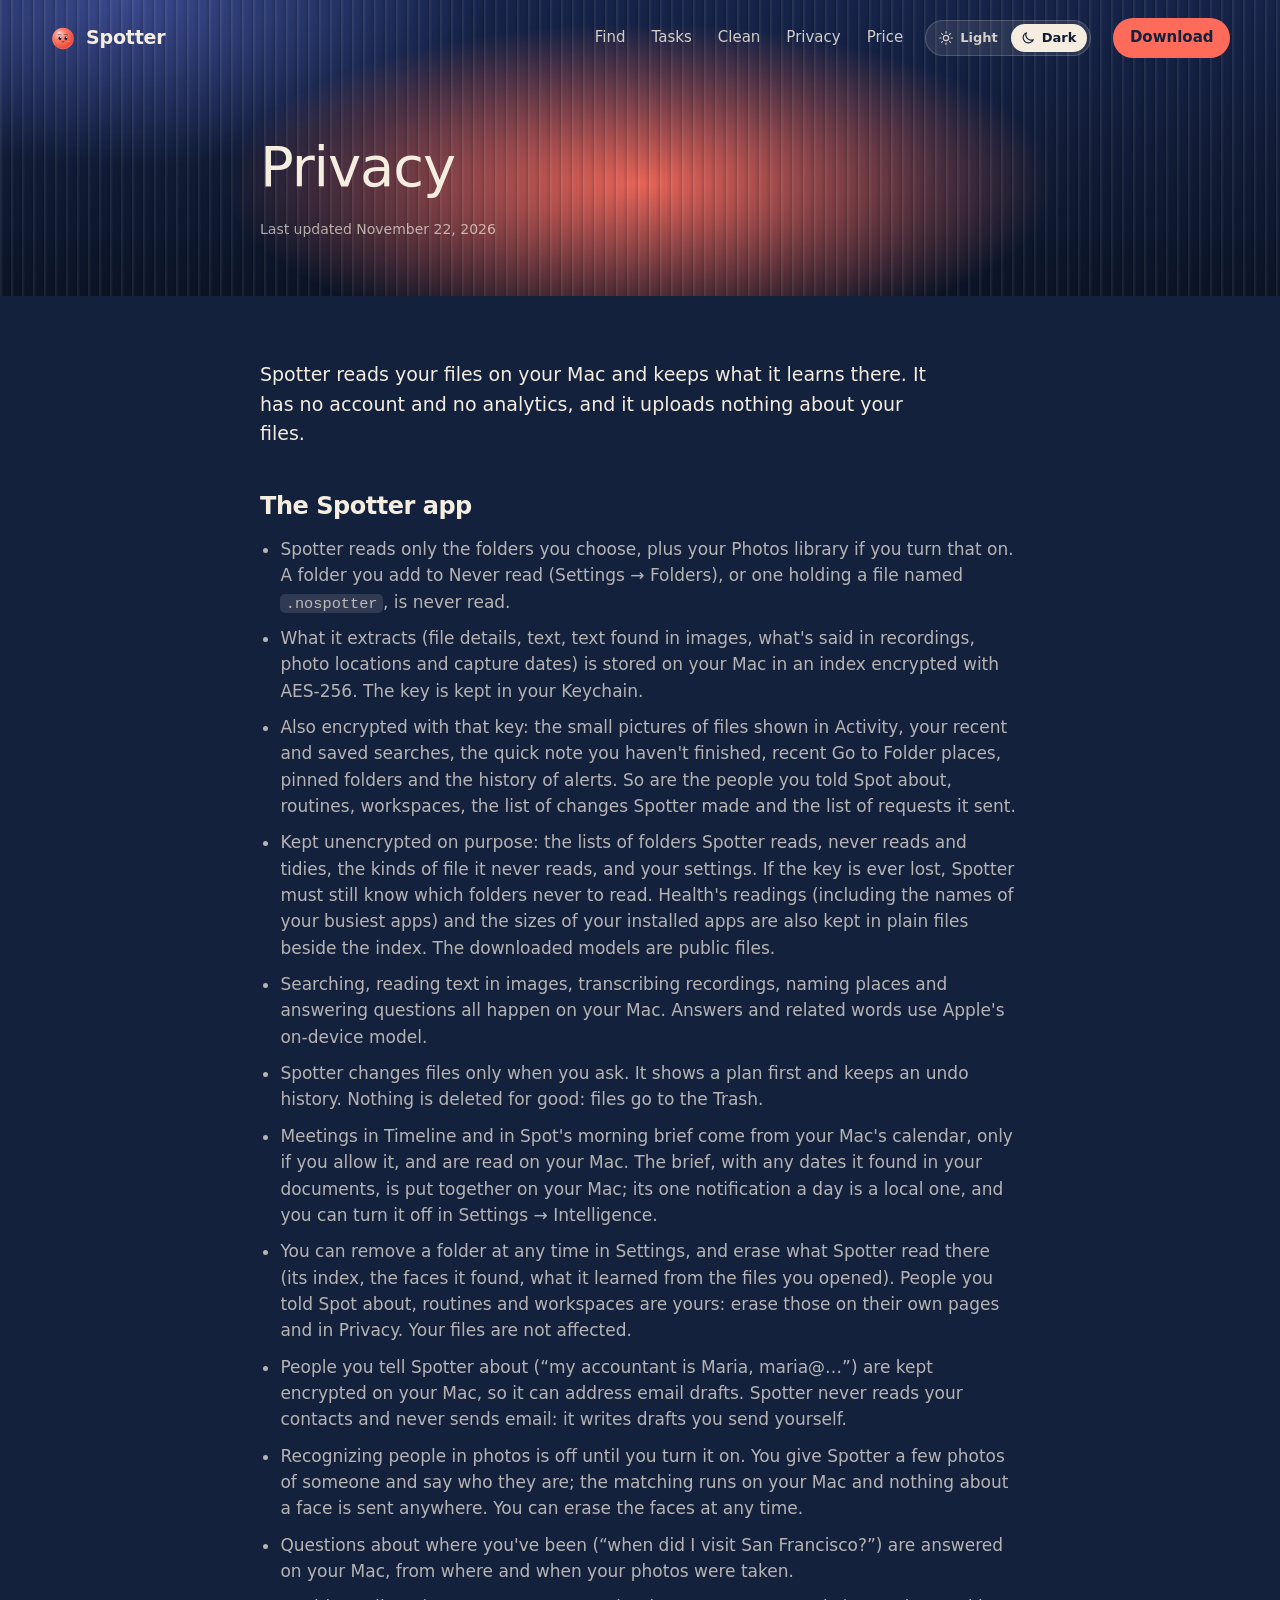
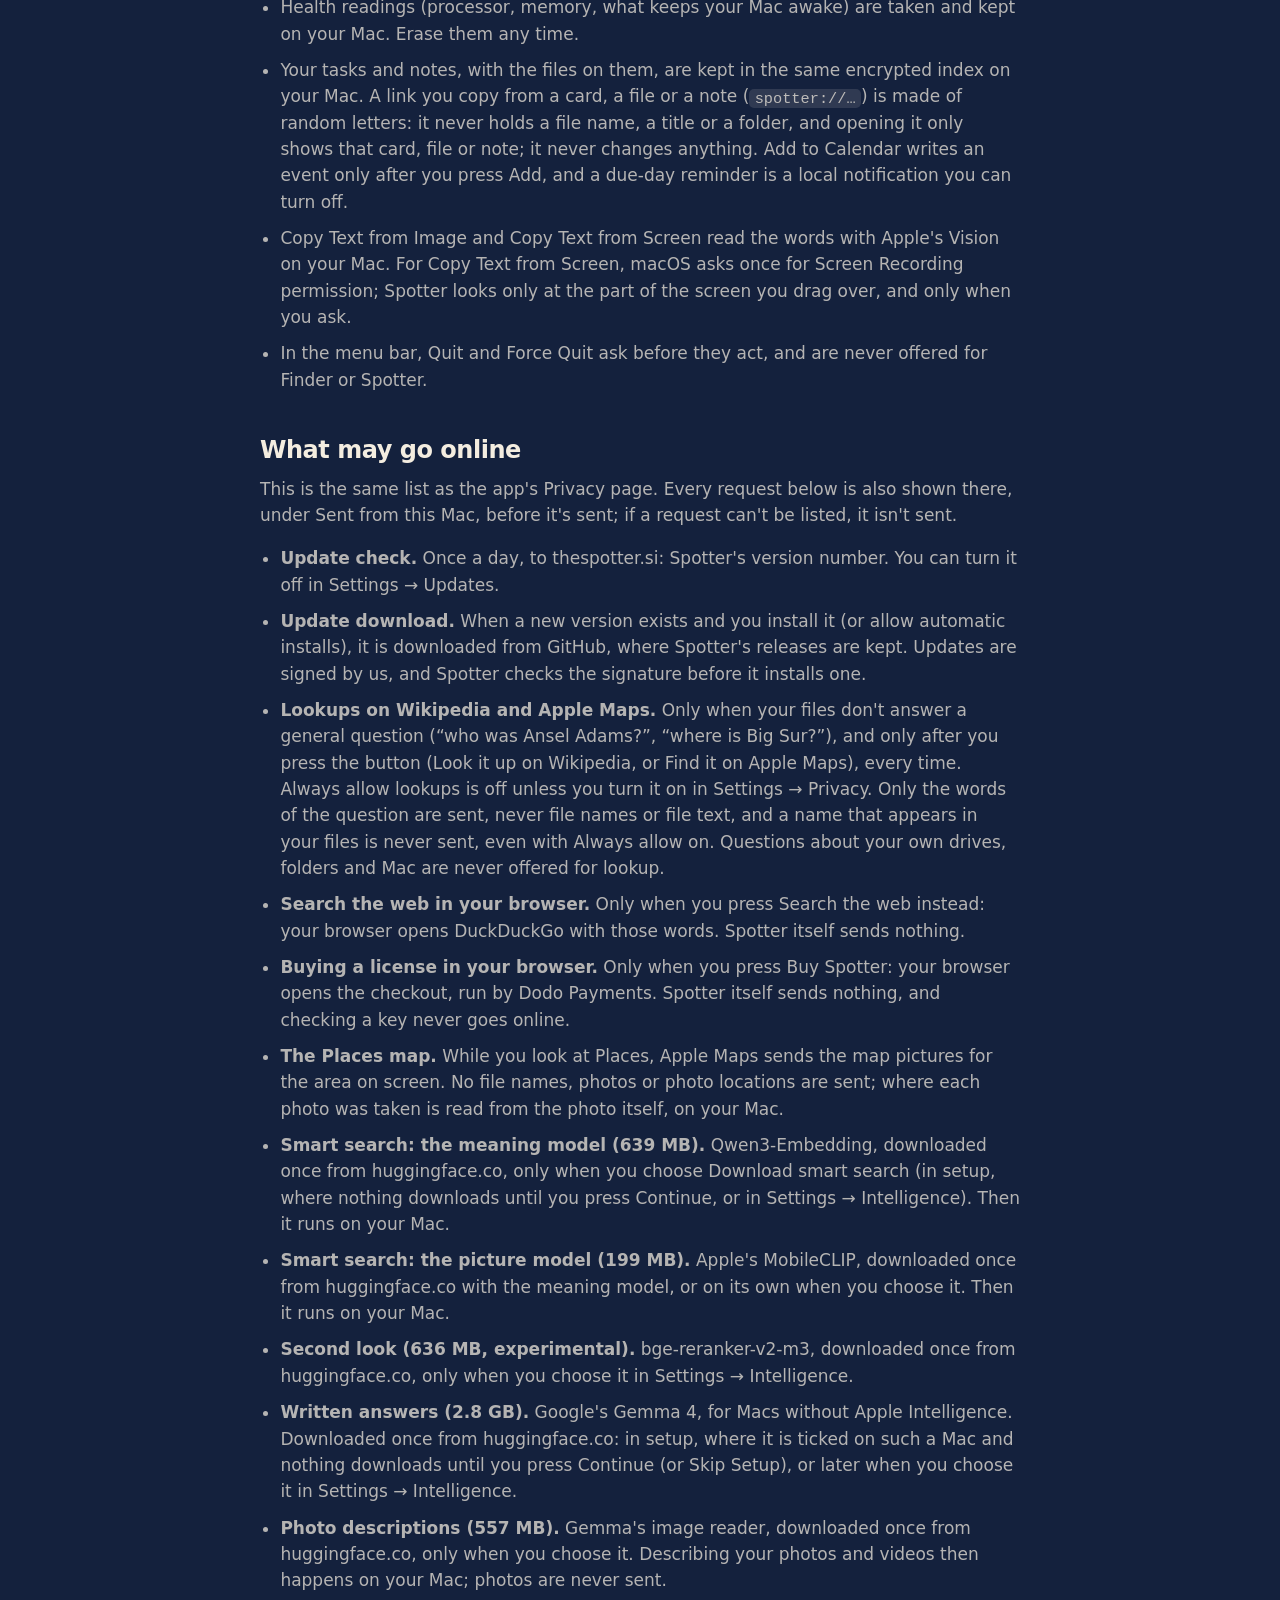
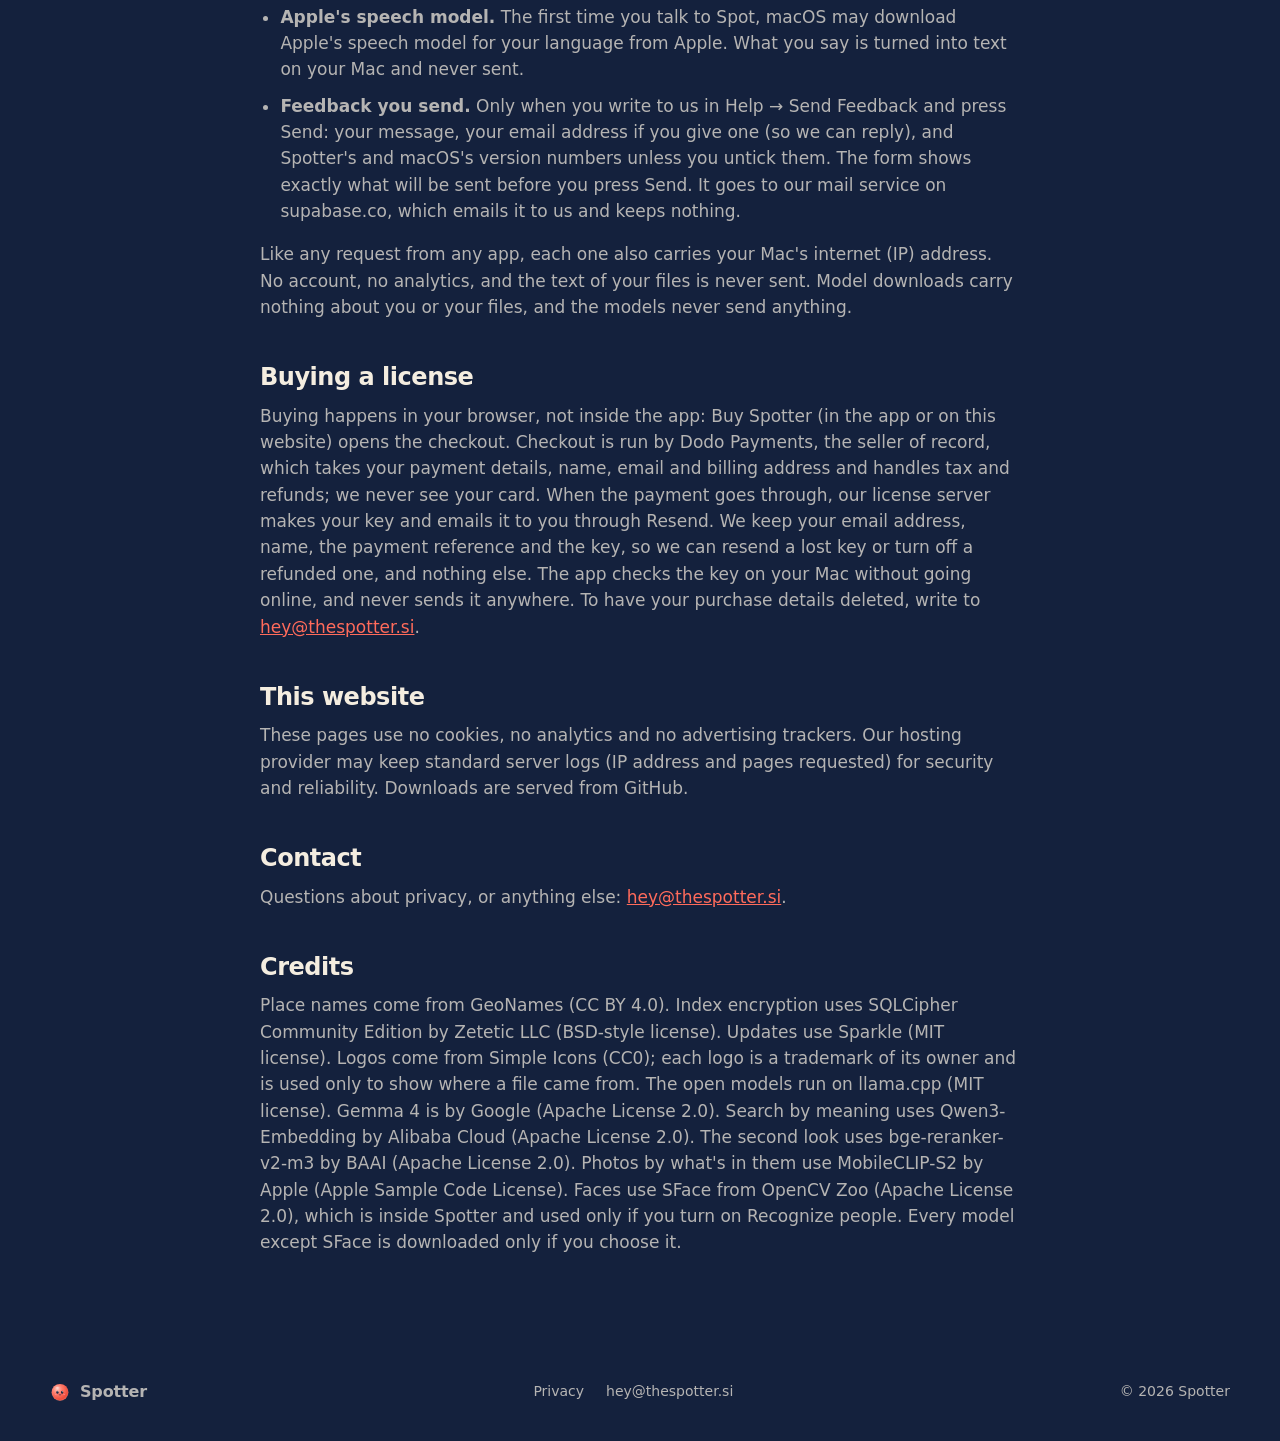
<file: privacy.html>
<!doctype html>
<html lang="en">
<head>
<meta charset="utf-8">
<meta name="viewport" content="width=device-width, initial-scale=1">
<title>Spotter privacy</title>
<meta name="description" content="How Spotter handles your data: your files and what Spotter learns about them stay on your Mac.">
<meta name="theme-color" content="#F4EDE0" media="(prefers-color-scheme: light)">
<meta name="theme-color" content="#14213D" media="(prefers-color-scheme: dark)">
<link rel="canonical" href="https://thespotter.si/privacy.html">
<meta property="og:type" content="website">
<meta property="og:site_name" content="Spotter">
<meta property="og:url" content="https://thespotter.si/privacy.html">
<meta property="og:title" content="Spotter privacy: your files stay on your Mac">
<meta property="og:description" content="How Spotter handles your data: your files and what Spotter learns about them stay on your Mac. Every request the app may make, listed.">
<meta property="og:image" content="https://thespotter.si/og-image.jpg">
<meta property="og:image:width" content="1200">
<meta property="og:image:height" content="630">
<meta property="og:image:alt" content="Spotter: Your Mac, understood.">
<meta name="twitter:card" content="summary_large_image">
<meta name="twitter:title" content="Spotter privacy: your files stay on your Mac">
<meta name="twitter:description" content="Your files and what Spotter learns about them stay on your Mac. Every request the app may make, listed.">
<meta name="twitter:image" content="https://thespotter.si/og-image.jpg">
<link rel="icon" href="favicon.ico?v=3" sizes="48x48">
<link rel="icon" href="favicon.svg?v=3" type="image/svg+xml">
<link rel="icon" type="image/png" sizes="32x32" href="favicon-32.png?v=3">
<link rel="apple-touch-icon" href="apple-touch-icon.png?v=3">
<link rel="manifest" href="site.webmanifest">
<script>(()=>{const r=document.documentElement;r.classList.add('js');let t=new URLSearchParams(location.search).get('theme');if(!t)try{t=localStorage.getItem('theme')}catch(e){}r.dataset.theme=(t==='light'||t==='dark')?t:'dark'})()</script>
<link rel="stylesheet" href="styles.css">
</head>
<body>
<header class="stage stage-slim">
  <div class="final-glass" aria-hidden="true"></div>
  <nav class="nav wrap" aria-label="Main">
    <a class="brand" href="/" aria-label="Spotter home"><span class="spot" data-spot data-size="26"></span><span>Spotter</span></a>
    <div class="nav-links">
      <a href="/#find">Find</a>
      <a href="/#tasks">Tasks</a>
      <a href="/#clean">Clean</a>
      <a href="/#privacy">Privacy</a>
      <a href="/#price">Price</a>
    </div>
    <div class="theme-switch" role="group" aria-label="Theme">
      <button type="button" data-set-theme="light" aria-pressed="false" aria-label="Light theme" title="Light theme"><svg class="i" viewBox="0 0 24 24"><circle cx="12" cy="12" r="4"/><path d="M12 2.5v2M12 19.5v2M2.5 12h2M19.5 12h2M5.3 5.3l1.4 1.4M17.3 17.3l1.4 1.4M5.3 18.7l1.4-1.4M17.3 6.7l1.4-1.4"/></svg><span>Light</span></button>
      <button type="button" data-set-theme="dark" aria-pressed="false" aria-label="Dark theme" title="Dark theme"><svg class="i" viewBox="0 0 24 24"><path d="M20 14.5A8 8 0 0 1 9.5 4a8 8 0 1 0 10.5 10.5z"/></svg><span>Dark</span></button>
    </div>
    <a class="pill pill-coral nav-download" data-download href="https://github.com/whiterabbit-vibe/thespotter-site/releases/latest/download/Spotter.dmg">Download</a>
  </nav>
  <div class="wrap narrow policy-head">
    <h1>Privacy</h1>
    <p class="fine">Last updated November 22, 2026</p>
  </div>
</header>

<main class="section policy" id="main">
  <div class="wrap narrow">
    <p class="lead">Spotter reads your files on your Mac and keeps what it learns there. It has no account and no analytics, and it uploads nothing about your files.</p>

    <h2>The Spotter app</h2>
    <ul>
      <li>Spotter reads only the folders you choose, plus your Photos library if you turn that on. A folder you add to Never read (Settings → Folders), or one holding a file named <code>.nospotter</code>, is never read.</li>
      <li>What it extracts (file details, text, text found in images, what's said in recordings, photo locations and capture dates) is stored on your Mac in an index encrypted with AES-256. The key is kept in your Keychain.</li>
      <li>Also encrypted with that key: the small pictures of files shown in Activity, your recent and saved searches, the quick note you haven't finished, recent Go to Folder places, pinned folders and the history of alerts. So are the people you told Spot about, routines, workspaces, the list of changes Spotter made and the list of requests it sent.</li>
      <li>Kept unencrypted on purpose: the lists of folders Spotter reads, never reads and tidies, the kinds of file it never reads, and your settings. If the key is ever lost, Spotter must still know which folders never to read. Health's readings (including the names of your busiest apps) and the sizes of your installed apps are also kept in plain files beside the index. The downloaded models are public files.</li>
      <li>Searching, reading text in images, transcribing recordings, naming places and answering questions all happen on your Mac. Answers and related words use Apple's on-device model.</li>
      <li>Spotter changes files only when you ask. It shows a plan first and keeps an undo history. Nothing is deleted for good: files go to the Trash.</li>
      <li>Meetings in Timeline and in Spot's morning brief come from your Mac's calendar, only if you allow it, and are read on your Mac. The brief, with any dates it found in your documents, is put together on your Mac; its one notification a day is a local one, and you can turn it off in Settings → Intelligence.</li>
      <li>You can remove a folder at any time in Settings, and erase what Spotter read there (its index, the faces it found, what it learned from the files you opened). People you told Spot about, routines and workspaces are yours: erase those on their own pages and in Privacy. Your files are not affected.</li>
      <li>People you tell Spotter about (“my accountant is Maria, maria@…”) are kept encrypted on your Mac, so it can address email drafts. Spotter never reads your contacts and never sends email: it writes drafts you send yourself.</li>
      <li>Recognizing people in photos is off until you turn it on. You give Spotter a few photos of someone and say who they are; the matching runs on your Mac and nothing about a face is sent anywhere. You can erase the faces at any time.</li>
      <li>Questions about where you've been (“when did I visit San Francisco?”) are answered on your Mac, from where and when your photos were taken.</li>
      <li>Health readings (processor, memory, what keeps your Mac awake) are taken and kept on your Mac. Erase them any time.</li>
      <li>Your tasks and notes, with the files on them, are kept in the same encrypted index on your Mac. A link you copy from a card, a file or a note (<code>spotter://…</code>) is made of random letters: it never holds a file name, a title or a folder, and opening it only shows that card, file or note; it never changes anything. Add to Calendar writes an event only after you press Add, and a due-day reminder is a local notification you can turn off.</li>
      <li>Copy Text from Image and Copy Text from Screen read the words with Apple's Vision on your Mac. For Copy Text from Screen, macOS asks once for Screen Recording permission; Spotter looks only at the part of the screen you drag over, and only when you ask.</li>
      <li>In the menu bar, Quit and Force Quit ask before they act, and are never offered for Finder or Spotter.</li>
    </ul>

    <h2>What may go online</h2>
    <p>This is the same list as the app's Privacy page. Every request below is also shown there, under Sent from this Mac, before it's sent; if a request can't be listed, it isn't sent.</p>
    <ul>
      <li><b>Update check.</b> Once a day, to thespotter.si: Spotter's version number. You can turn it off in Settings → Updates.</li>
      <li><b>Update download.</b> When a new version exists and you install it (or allow automatic installs), it is downloaded from GitHub, where Spotter's releases are kept. Updates are signed by us, and Spotter checks the signature before it installs one.</li>
      <li><b>Lookups on Wikipedia and Apple Maps.</b> Only when your files don't answer a general question (“who was Ansel Adams?”, “where is Big Sur?”), and only after you press the button (Look it up on Wikipedia, or Find it on Apple Maps), every time. Always allow lookups is off unless you turn it on in Settings → Privacy. Only the words of the question are sent, never file names or file text, and a name that appears in your files is never sent, even with Always allow on. Questions about your own drives, folders and Mac are never offered for lookup.</li>
      <li><b>Search the web in your browser.</b> Only when you press Search the web instead: your browser opens DuckDuckGo with those words. Spotter itself sends nothing.</li>
      <li><b>Buying a license in your browser.</b> Only when you press Buy Spotter: your browser opens the checkout, run by Dodo Payments. Spotter itself sends nothing, and checking a key never goes online.</li>
      <li><b>The Places map.</b> While you look at Places, Apple Maps sends the map pictures for the area on screen. No file names, photos or photo locations are sent; where each photo was taken is read from the photo itself, on your Mac.</li>
      <li><b>Smart search: the meaning model (639 MB).</b> Qwen3-Embedding, downloaded once from huggingface.co, only when you choose Download smart search (in setup, where nothing downloads until you press Continue, or in Settings → Intelligence). Then it runs on your Mac.</li>
      <li><b>Smart search: the picture model (199 MB).</b> Apple's MobileCLIP, downloaded once from huggingface.co with the meaning model, or on its own when you choose it. Then it runs on your Mac.</li>
      <li><b>Second look (636 MB, experimental).</b> bge-reranker-v2-m3, downloaded once from huggingface.co, only when you choose it in Settings → Intelligence.</li>
      <li><b>Written answers (2.8 GB).</b> Google's Gemma 4, for Macs without Apple Intelligence. Downloaded once from huggingface.co: in setup, where it is ticked on such a Mac and nothing downloads until you press Continue (or Skip Setup), or later when you choose it in Settings → Intelligence.</li>
      <li><b>Photo descriptions (557 MB).</b> Gemma's image reader, downloaded once from huggingface.co, only when you choose it. Describing your photos and videos then happens on your Mac; photos are never sent.</li>
      <li><b>Apple's speech model.</b> The first time you talk to Spot, macOS may download Apple's speech model for your language from Apple. What you say is turned into text on your Mac and never sent.</li>
      <li><b>Feedback you send.</b> Only when you write to us in Help → Send Feedback and press Send: your message, your email address if you give one (so we can reply), and Spotter's and macOS's version numbers unless you untick them. The form shows exactly what will be sent before you press Send. It goes to our mail service on supabase.co, which emails it to us and keeps nothing.</li>
    </ul>
    <p>Like any request from any app, each one also carries your Mac's internet (IP) address. No account, no analytics, and the text of your files is never sent. Model downloads carry nothing about you or your files, and the models never send anything.</p>

    <h2>Buying a license</h2>
    <p>Buying happens in your browser, not inside the app: Buy Spotter (in the app or on this website) opens the checkout. Checkout is run by Dodo Payments, the seller of record, which takes your payment details, name, email and billing address and handles tax and refunds; we never see your card. When the payment goes through, our license server makes your key and emails it to you through Resend. We keep your email address, name, the payment reference and the key, so we can resend a lost key or turn off a refunded one, and nothing else. The app checks the key on your Mac without going online, and never sends it anywhere. To have your purchase details deleted, write to <a href="mailto:hey@thespotter.si">hey@thespotter.si</a>.</p>

    <h2>This website</h2>
    <p>These pages use no cookies, no analytics and no advertising trackers. Our hosting provider may keep standard server logs (IP address and pages requested) for security and reliability. Downloads are served from GitHub.</p>

    <h2>Contact</h2>
    <p>Questions about privacy, or anything else: <a href="mailto:hey@thespotter.si">hey@thespotter.si</a>.</p>

    <h2>Credits</h2>
    <p>Place names come from GeoNames (CC BY 4.0). Index encryption uses SQLCipher Community Edition by Zetetic LLC (BSD-style license). Updates use Sparkle (MIT license). Logos come from Simple Icons (CC0); each logo is a trademark of its owner and is used only to show where a file came from. The open models run on llama.cpp (MIT license). Gemma 4 is by Google (Apache License 2.0). Search by meaning uses Qwen3-Embedding by Alibaba Cloud (Apache License 2.0). The second look uses bge-reranker-v2-m3 by BAAI (Apache License 2.0). Photos by what's in them use MobileCLIP-S2 by Apple (Apple Sample Code License). Faces use SFace from OpenCV Zoo (Apache License 2.0), which is inside Spotter and used only if you turn on Recognize people. Every model except SFace is downloaded only if you choose it.</p>
  </div>
</main>

<footer class="footer">
  <div class="wrap footer-inner">
    <a class="brand" href="/"><span class="spot" data-spot data-size="20"></span>Spotter</a>
    <nav aria-label="Footer"><a href="privacy.html">Privacy</a><a href="mailto:hey@thespotter.si">hey@thespotter.si</a></nav>
    <span class="soft">© 2026 Spotter</span>
  </div>
</footer>
<script src="app.js"></script>
</body>
</html>
</file>
<file: styles.css>
/* Spotter website. Tokens match the app (DESIGN.md, Brand.swift): Navy, Cream, Coral.
   The stage (hero, final band) is fluted glass with a coral glow behind Spot: navy glass at night,
   cream glass by day (since 24 Nov 2026 the stage follows the theme, so the switch shows at once).
   The work sits on solid ground: cream by day, navy at night. */

:root {
  --navy: #14213D;
  --navy-deep: #0B1426;
  --navy-card: #1C2B4A;
  --cream: #F4EDE0;
  --cream-card: #FBF7F0;
  --cream-deep: #EBE2D1;
  --coral: #FF6B5B;
  --coral-ink: #B5392A;

  --ground: var(--cream);
  --ground-deep: var(--cream-deep);
  --card: var(--cream-card);
  --ink: var(--navy);
  --ink-soft: rgba(20, 33, 61, .7);
  --hair: rgba(20, 33, 61, .12);
  --accent: var(--coral-ink);      /* words and icons on the ground */
  --meet: rgba(255, 107, 91, .10);

  /* The stage by day: cream glass, navy type, coral light */
  --stage-bg: #EFE6D6;
  --stage-ink: var(--navy);
  --stage-soft: rgba(20, 33, 61, .8);
  --stage-faint: rgba(20, 33, 61, .66);
  --stage-line: rgba(20, 33, 61, .14);
  --stage-field: rgba(255, 255, 255, .6);
  --stage-accent: var(--coral-ink);
  --stage-glass: rgba(255, 252, 246, .6);
  --stage-card: #FFFFFF;
  --stage-shadow: 0 24px 60px rgba(20, 33, 61, .16);
  --stage-fade: rgba(235, 226, 209, .5);
  --hl-mark: rgba(255, 107, 91, .26);
  --final-glass:
    repeating-linear-gradient(90deg, rgba(255, 255, 255, .45) 0 1px, rgba(255, 255, 255, 0) 3px 7px, rgba(20, 33, 61, .06) 11px),
    radial-gradient(45% 75% at 50% 62%, rgba(255, 107, 91, .5), rgba(255, 107, 91, 0) 72%),
    radial-gradient(40% 80% at 10% 0%, rgba(73, 88, 168, .2), rgba(73, 88, 168, 0) 70%),
    linear-gradient(#F6EFE3, #EADFCB);

  --font: -apple-system, BlinkMacSystemFont, "SF Pro Text", "SF Pro Display", system-ui, "Segoe UI", Roboto, "Helvetica Neue", Arial, sans-serif;
  --mono: ui-monospace, "SF Mono", Menlo, Consolas, monospace;
  --radius: 16px;
  --shadow-float: 0 12px 20px rgba(11, 20, 38, .35);
  color-scheme: light;
}

@media (prefers-color-scheme: dark) {
  :root:not([data-theme="light"]) {
    --ground: var(--navy);
    --ground-deep: var(--navy-deep);
    --card: var(--navy-card);
    --ink: var(--cream);
    --ink-soft: rgba(244, 237, 224, .72);
    --hair: rgba(244, 237, 224, .12);
    --accent: var(--coral);
    --meet: rgba(255, 107, 91, .14);
    --stage-bg: #0F1A31;
    --stage-ink: var(--cream);
    --stage-soft: rgba(244, 237, 224, .84);
    --stage-faint: rgba(244, 237, 224, .68);
    --stage-line: rgba(244, 237, 224, .18);
    --stage-field: rgba(244, 237, 224, .1);
    --stage-accent: var(--coral);
    --stage-glass: rgba(20, 33, 61, .55);
    --stage-card: var(--cream-card);
    --stage-shadow: 0 24px 60px rgba(11, 20, 38, .5);
    --stage-fade: rgba(11, 20, 38, .5);
    --hl-mark: rgba(255, 107, 91, .38);
    --final-glass:
      repeating-linear-gradient(90deg, rgba(255, 255, 255, .07) 0 1px, rgba(255, 255, 255, 0) 3px 7px, rgba(0, 0, 0, .14) 11px),
      radial-gradient(45% 75% at 50% 62%, rgba(255, 107, 91, .9), rgba(255, 107, 91, 0) 72%),
      radial-gradient(40% 80% at 10% 0%, rgba(73, 88, 168, .7), rgba(73, 88, 168, 0) 70%),
      linear-gradient(#16244A, #0B1426);
    color-scheme: dark;
  }
}
:root[data-theme="dark"] {
  --ground: var(--navy);
  --ground-deep: var(--navy-deep);
  --card: var(--navy-card);
  --ink: var(--cream);
  --ink-soft: rgba(244, 237, 224, .72);
  --hair: rgba(244, 237, 224, .12);
  --accent: var(--coral);
  --meet: rgba(255, 107, 91, .14);
  --stage-bg: #0F1A31;
  --stage-ink: var(--cream);
  --stage-soft: rgba(244, 237, 224, .84);
  --stage-faint: rgba(244, 237, 224, .68);
  --stage-line: rgba(244, 237, 224, .18);
  --stage-field: rgba(244, 237, 224, .1);
  --stage-accent: var(--coral);
  --stage-glass: rgba(20, 33, 61, .55);
  --stage-card: var(--cream-card);
  --stage-shadow: 0 24px 60px rgba(11, 20, 38, .5);
  --stage-fade: rgba(11, 20, 38, .5);
  --hl-mark: rgba(255, 107, 91, .38);
  --final-glass:
    repeating-linear-gradient(90deg, rgba(255, 255, 255, .07) 0 1px, rgba(255, 255, 255, 0) 3px 7px, rgba(0, 0, 0, .14) 11px),
    radial-gradient(45% 75% at 50% 62%, rgba(255, 107, 91, .9), rgba(255, 107, 91, 0) 72%),
    radial-gradient(40% 80% at 10% 0%, rgba(73, 88, 168, .7), rgba(73, 88, 168, 0) 70%),
    linear-gradient(#16244A, #0B1426);
  color-scheme: dark;
}

*, *::before, *::after { box-sizing: border-box; }
html { -webkit-text-size-adjust: 100%; scroll-behavior: smooth; }
@media (prefers-reduced-motion: reduce) { html { scroll-behavior: auto; } }
body {
  margin: 0;
  background: var(--ground);
  color: var(--ink);
  font: 17px/1.55 var(--font);
  -webkit-font-smoothing: antialiased;
  overflow-x: hidden;
}
img { max-width: 100%; display: block; }
a { color: var(--accent); }
code { font: .9em var(--mono); background: var(--hair); padding: .05em .35em; border-radius: 5px; }
h1, h2, h3, h4 { margin: 0; font-weight: 600; letter-spacing: -.01em; }
p { margin: 0; }
.i { width: 1em; height: 1em; fill: none; stroke: currentColor; stroke-width: 1.7; stroke-linecap: round; stroke-linejoin: round; flex: none; }
.soft { color: var(--ink-soft); }
.small { font-size: 14px; }
.wrap { width: min(1180px, 100% - 32px); margin-inline: auto; }
.narrow { width: min(760px, 100% - 32px); }
.skip { position: absolute; left: -999px; top: 8px; z-index: 10; background: var(--coral); color: var(--navy); padding: 8px 14px; border-radius: 99px; }
.skip:focus { left: 16px; }
:focus-visible { outline: 2px solid var(--coral); outline-offset: 3px; border-radius: 6px; }

/* Buttons */
.pill {
  display: inline-flex; align-items: center; gap: .5em;
  border-radius: 999px; padding: .55em 1.1em;
  font-weight: 600; font-size: 15px; text-decoration: none; white-space: nowrap;
  transition: transform .15s ease, filter .15s ease;
}
.pill-coral { background: var(--coral); color: var(--navy); }   /* coral buttons carry navy labels */
.pill-coral:hover { filter: brightness(1.06); transform: translateY(-1px); }
.pill-lg { font-size: 17px; padding: .8em 1.45em; }
.pill-outline { border: 1.5px solid currentColor; padding: calc(.8em - 1.5px) calc(1.45em - 1.5px); }
.pill-outline:hover { background: color-mix(in srgb, currentColor 10%, transparent); transform: translateY(-1px); }
.price .pill { vertical-align: middle; }
.price .pill + .pill { margin-left: 10px; }
.link-btn {
  display: inline-flex; align-items: center; gap: .45em;
  background: none; border: 0; padding: .6em .2em; color: inherit;
  font: 600 16px var(--font); cursor: pointer;
}
a.link-btn { text-decoration: none; }
.link-btn:hover { color: var(--coral); }
/* Theme switch: two segments, the one that's on is filled */
.theme-switch { display: inline-flex; gap: 2px; padding: 3px; border-radius: 999px; background: var(--stage-field); border: 1px solid var(--stage-line); flex: none; }
.theme-switch button {
  display: inline-flex; align-items: center; gap: 6px; border: 0; background: none; cursor: pointer;
  color: var(--stage-soft); font: 600 13px var(--font); padding: 6px 11px 6px 9px; border-radius: 999px;
  transition: background-color .2s ease, color .2s ease;
}
.theme-switch button:hover { color: var(--stage-ink); }
.theme-switch button[aria-pressed="true"] { background: var(--stage-ink); color: var(--stage-bg); }
.theme-switch .i { width: 16px; height: 16px; }

/* Switching themes: a short cross-fade (View Transitions where there are, colors otherwise) */
::view-transition-old(root), ::view-transition-new(root) { animation-duration: .38s; animation-timing-function: ease; }
:root.theme-fading *, :root.theme-fading *::before, :root.theme-fading *::after { transition: background-color .35s ease, color .35s ease, border-color .35s ease, fill .35s ease !important; }

/* ---------- The stage ---------- */
.stage {
  position: relative; isolation: isolate; overflow: hidden;
  background: var(--stage-bg); color: var(--stage-ink);
  padding-bottom: 28px;
}
.glass { position: absolute; inset: 0; width: 100%; height: 100%; z-index: -2; display: block; }
.stage-fade { position: absolute; inset: 0; z-index: -1; background: linear-gradient(180deg, transparent 55%, var(--stage-fade)); pointer-events: none; }

.nav { display: flex; align-items: center; gap: 22px; padding: 18px 0; }
.brand { display: inline-flex; align-items: center; gap: 10px; color: inherit; text-decoration: none; font-weight: 700; font-size: 19px; letter-spacing: -.01em; }
.nav-links { display: flex; gap: 26px; margin-left: auto; }
.nav-links a { color: var(--stage-soft); text-decoration: none; font-size: 15px; font-weight: 500; }
.nav-links a:hover { color: var(--stage-ink); }

.hero {
  display: grid; grid-template-columns: minmax(0, 1.12fr) minmax(0, 1fr);
  gap: 56px; align-items: center; padding: 64px 0 72px;
}
.eyebrow { font-size: 13px; font-weight: 600; letter-spacing: .09em; text-transform: uppercase; color: var(--accent); margin-bottom: 14px; }
.stage .eyebrow { color: var(--stage-accent); }
.hero h1 {
  font-family: "SF Pro Display", var(--font);
  font-weight: 300; font-size: clamp(40px, 4.5vw, 62px); line-height: 1.06; letter-spacing: -.025em;
}
.lead { font-size: 19px; line-height: 1.55; color: var(--ink-soft); margin-top: 20px; max-width: 36em; }
.stage .lead { color: var(--stage-soft); }
.cta-row { display: flex; flex-wrap: wrap; align-items: center; gap: 14px 22px; margin-top: 32px; }
.fine { font-size: 14px; color: var(--ink-soft); margin-top: 14px; }
.stage .fine { color: var(--stage-faint); }

.hero-demo { position: relative; }
.spot-hero { position: absolute; top: -46px; right: 26px; z-index: 2; }

/* Proof row */
.proof {
  list-style: none; margin: 0 auto; padding: 22px 0 0;
  display: grid; grid-template-columns: repeat(4, 1fr);
  border-top: 1px solid var(--stage-line);
}
.proof li { padding: 4px 22px 4px 0; }
.proof li + li { padding-left: 22px; border-left: 1px solid var(--stage-line); }
.proof b { display: block; font-size: 26px; font-weight: 600; font-variant-numeric: tabular-nums; letter-spacing: -.01em; }
.proof span { font-size: 14px; color: var(--stage-faint); line-height: 1.4; display: block; margin-top: 2px; }

/* ---------- Windows ---------- */
.window { border-radius: 14px; overflow: hidden; position: relative; }
.window-glass {
  background: var(--stage-glass);
  border: 1px solid var(--stage-line);
  box-shadow: var(--stage-shadow);
  -webkit-backdrop-filter: blur(22px) saturate(1.2); backdrop-filter: blur(22px) saturate(1.2);
  min-height: 420px; display: flex; flex-direction: column;
}
.window-solid { background: var(--ground); border: 1px solid var(--hair); box-shadow: 0 24px 50px rgba(11, 20, 38, .14); }
.titlebar { display: flex; gap: 8px; padding: 13px 14px; }
.titlebar i { width: 12px; height: 12px; border-radius: 50%; background: #FF5F57; }
.titlebar i:nth-child(2) { background: #FEBC2E; }
.titlebar i:nth-child(3) { background: #28C840; }
.window-solid .titlebar { position: absolute; z-index: 2; }

.box {
  display: flex; align-items: center; gap: 10px;
  border-radius: 999px; padding: 0 18px;
  font-size: 17px; white-space: nowrap; overflow: hidden;
}
.box-stage { margin: 4px 18px 0; height: 58px; background: var(--stage-field); border: 1px solid var(--stage-line); color: var(--stage-ink); }
.box-stage .i { width: 20px; height: 20px; opacity: .75; }
.typed:empty::before { content: attr(data-placeholder); opacity: .5; }
.caret { width: 2px; height: 1.2em; background: var(--coral); margin-left: -8px; animation: blink 1.05s steps(1) infinite; }
@keyframes blink { 50% { opacity: 0; } }

.hero-results { flex: 1; padding: 18px; display: grid; gap: 12px; align-content: start; }
.status { display: flex; align-items: center; gap: 8px; padding: 10px 18px 14px; font-size: 13px; color: var(--stage-faint); font-variant-numeric: tabular-nums; }
.status .dot { width: 7px; height: 7px; border-radius: 50%; background: #28C840; }

/* Best match card (on the glass, the work is solid ground) */
.best {
  display: grid; grid-template-columns: 112px 1fr; gap: 16px; align-items: center;
  background: var(--stage-card); color: var(--navy);
  border-radius: var(--radius); padding: 14px; box-shadow: 0 4px 14px rgba(20, 33, 61, .08);
  animation: rise .45s cubic-bezier(.2, .8, .2, 1) both;
}
.best .label { font-size: 11px; font-weight: 700; letter-spacing: .08em; text-transform: uppercase; color: var(--coral-ink); }
.best h3 { font-size: 17px; margin-top: 2px; overflow-wrap: anywhere; }
.best .why { font-size: 14px; color: rgba(20, 33, 61, .72); margin-top: 4px; line-height: 1.4; }
.best .actions { display: flex; gap: 8px; margin-top: 10px; flex-wrap: wrap; }
.best .actions span { font-size: 12px; font-weight: 600; padding: 4px 10px; border-radius: 99px; border: 1px solid rgba(20, 33, 61, .14); }
.best .actions span:first-child { background: var(--coral); border-color: var(--coral); }
.tiles { display: grid; grid-template-columns: repeat(3, 1fr); gap: 10px; }
.tile { background: var(--stage-field); border: 1px solid var(--stage-line); border-radius: 12px; padding: 8px; font-size: 12px; animation: rise .45s cubic-bezier(.2, .8, .2, 1) both; min-width: 0; }
.tile b { display: block; font-weight: 600; white-space: nowrap; overflow: hidden; text-overflow: ellipsis; margin-top: 6px; }
.tile small { display: block; opacity: .7; white-space: nowrap; overflow: hidden; text-overflow: ellipsis; }
.tile:nth-child(2) { animation-delay: .08s; } .tile:nth-child(3) { animation-delay: .16s; }
@keyframes rise { from { opacity: 0; transform: translateY(10px); } }

/* File previews, drawn */
.thumb { display: block; border-radius: 8px; aspect-ratio: 4 / 3; position: relative; overflow: hidden; background: #fff; border: 1px solid rgba(20, 33, 61, .1); }
.thumb.doc::before {
  content: ""; position: absolute; inset: 16% 14%;
  background: repeating-linear-gradient(180deg, rgba(20, 33, 61, .2) 0 3px, transparent 3px 9px);
}
.thumb.doc::after { content: ""; position: absolute; left: 14%; top: 9%; width: 40%; height: 5px; border-radius: 3px; background: var(--coral); opacity: .8; }
.thumb.photo { background: linear-gradient(170deg, #9EC5E8 0 45%, #E9C892 45% 62%, #B98B5E 62%); border: 0; }
.thumb.photo::after { content: ""; position: absolute; left: 18%; top: 22%; width: 26%; aspect-ratio: 1; border-radius: 50%; background: #FFE3A3; }
.thumb.shot { background: #1C2B4A; border: 0; }
.thumb.shot::before { content: ""; position: absolute; inset: 14% 10% auto; height: 10%; border-radius: 3px; background: rgba(244, 237, 224, .5); }
.thumb.shot::after { content: ""; position: absolute; inset: 34% 10% 14%; border-radius: 4px; background: repeating-linear-gradient(180deg, rgba(244, 237, 224, .25) 0 3px, transparent 3px 8px); }
.best .thumb { aspect-ratio: 4 / 3.4; }

/* ---------- Sections ---------- */
.section { padding: 96px 0; }
.section-deep { background: var(--ground-deep); }
.section-head { max-width: 720px; margin-bottom: 36px; }
.section h2 { font-size: clamp(32px, 4vw, 46px); line-height: 1.1; letter-spacing: -.02em; font-weight: 600; }
.card { background: var(--card); border: 1px solid var(--hair); border-radius: var(--radius); }
.split { display: grid; grid-template-columns: minmax(0, .9fr) minmax(0, 1.1fr); gap: 56px; align-items: center; }
.split .section-head { margin-bottom: 0; }
.split-even { grid-template-columns: 1fr 1fr; align-items: start; }

/* Tabs */
.tabs { display: grid; grid-template-columns: repeat(3, 1fr); gap: 12px; margin-bottom: 20px; }
.tabs button {
  text-align: left; cursor: pointer; font: inherit; color: var(--ink);
  background: var(--card); border: 1px solid var(--hair); border-radius: var(--radius);
  padding: 16px 18px; position: relative; overflow: hidden;
}
.tabs button b { display: block; font-size: 18px; }
.tabs button span { font-size: 14px; color: var(--ink-soft); }
.tabs button[aria-selected="true"] { border-color: var(--coral); box-shadow: inset 0 0 0 1px var(--coral); }
.tabs button[aria-selected="true"] b { color: var(--accent); }
.tabs button .progress { position: absolute; left: 0; bottom: 0; height: 3px; background: var(--coral); width: 0; }

/* The search band: a strip of the stage */
.band {
  padding: 46px 22px 16px;
  background:
    repeating-linear-gradient(90deg, rgba(255, 255, 255, .07) 0 1px, rgba(255, 255, 255, 0) 3px 7px, rgba(0, 0, 0, .14) 11px),
    radial-gradient(60% 160% at 82% 60%, rgba(255, 107, 91, .85), rgba(255, 107, 91, 0) 70%),
    radial-gradient(50% 140% at 12% 10%, rgba(73, 88, 168, .7), rgba(73, 88, 168, 0) 70%),
    linear-gradient(#16244A, #0F1A31);
}
.box-band { height: 46px; background: rgba(244, 237, 224, .12); border: 1px solid rgba(244, 237, 224, .24); color: var(--cream); padding-left: 10px; }

.demo-body { padding: 22px; min-height: 340px; display: grid; gap: 16px; align-content: start; }
.demo-body .best { background: var(--card); color: var(--ink); border: 1px solid var(--hair); grid-template-columns: 168px 1fr; }
.demo-body .best .why { color: var(--ink-soft); }
.demo-body .best .label { color: var(--accent); }
.demo-body .best .actions span { border-color: var(--hair); }
.demo-body .best .actions span:first-child { color: var(--navy); }
.grid { display: grid; grid-template-columns: repeat(4, 1fr); gap: 14px; }
.grid .item { animation: rise .45s cubic-bezier(.2, .8, .2, 1) both; min-width: 0; }
.grid .item:nth-child(2) { animation-delay: .06s; } .grid .item:nth-child(3) { animation-delay: .12s; } .grid .item:nth-child(4) { animation-delay: .18s; }
.grid .item b { display: block; font-size: 14px; margin-top: 8px; white-space: nowrap; overflow: hidden; text-overflow: ellipsis; }
.grid .item small { display: block; font-size: 12.5px; color: var(--ink-soft); line-height: 1.35; }

.answer { background: var(--card); border: 1px solid var(--hair); border-radius: var(--radius); padding: 20px 22px; animation: rise .45s cubic-bezier(.2, .8, .2, 1) both; }
.answer .label { font-size: 11px; font-weight: 700; letter-spacing: .08em; text-transform: uppercase; color: var(--accent); }
.answer p.big { font-size: 22px; line-height: 1.4; margin-top: 6px; }
.answer p.big strong { font-weight: 650; }
.cite { display: inline-flex; align-items: center; gap: 8px; margin-top: 14px; padding: 6px 12px 6px 6px; border-radius: 99px; border: 1px solid var(--hair); font-size: 13px; }
.cite .thumb { width: 26px; border-radius: 5px; }
.passage { margin-top: 14px; padding-left: 14px; border-left: 3px solid var(--coral); font-size: 14.5px; color: var(--ink-soft); }
.passage mark { background: rgba(255, 107, 91, .22); color: inherit; border-radius: 3px; padding: 0 2px; }

.plan { background: var(--card); border: 1px solid var(--hair); border-radius: var(--radius); padding: 20px 22px; animation: rise .45s cubic-bezier(.2, .8, .2, 1) both; }
.plan h3 { font-size: 19px; margin-top: 4px; }
.plan ul { list-style: none; padding: 0; margin: 14px 0; display: grid; gap: 8px; }
.plan li { display: grid; grid-template-columns: 22px 1fr auto; gap: 10px; align-items: center; font-size: 15px; padding: 8px 10px; border-radius: 10px; background: var(--ground); }
.plan li .i { width: 18px; height: 18px; color: var(--accent); }
.plan li small { color: var(--ink-soft); font-size: 13px; }
.plan .row { display: flex; gap: 10px; align-items: center; flex-wrap: wrap; }
.plan .ghost { border: 1px solid var(--hair); color: var(--ink); background: transparent; }
.plan .note { font-size: 13.5px; color: var(--ink-soft); margin-left: auto; display: inline-flex; gap: 6px; align-items: center; }
.done { display: inline-flex; gap: 8px; align-items: center; color: var(--accent); font-weight: 600; font-size: 15px; }

/* Timeline */
.timeline { padding: 20px; }
.tl-head { display: flex; flex-wrap: wrap; justify-content: space-between; gap: 14px 20px; align-items: center; margin-bottom: 18px; }
.tl-head b { font-size: 22px; display: block; }
.tl-head .soft { font-size: 13.5px; }
.chips { display: flex; flex-wrap: wrap; gap: 8px; }
.chip { display: inline-flex; align-items: center; gap: 6px; font-size: 13px; font-weight: 500; padding: 5px 11px; border-radius: 99px; border: 1px solid var(--hair); background: var(--ground); font-variant-numeric: tabular-nums; }
.chip.on { background: var(--coral); border-color: var(--coral); color: var(--navy); font-weight: 600; }
.week { display: grid; grid-template-columns: repeat(7, minmax(150px, 1fr)); gap: 10px; overflow-x: auto; padding-bottom: 6px; scroll-snap-type: x proximity; }
.day { background: var(--ground); border: 1px solid var(--hair); border-radius: var(--radius); padding: 12px 10px; min-height: 280px; scroll-snap-align: start; }
.day h4 { font-size: 13px; font-weight: 600; color: var(--ink-soft); display: flex; justify-content: space-between; align-items: center; }
.day h4 b { font-size: 15px; color: var(--ink); font-variant-numeric: tabular-nums; }
.day.today { border-color: var(--coral); box-shadow: inset 0 0 0 1px var(--coral); }
.day.today h4 b { background: var(--coral); color: var(--navy); padding: 1px 9px; border-radius: 99px; }
.busy { display: block; height: 3px; border-radius: 3px; margin: 8px 0 12px; background: linear-gradient(90deg, var(--coral) calc(var(--b) * 100%), var(--hair) 0); }
.f { display: grid; grid-template-columns: 16px 1fr; gap: 7px; font-size: 13px; line-height: 1.3; margin-bottom: 10px; overflow-wrap: break-word; }
.f .i { width: 16px; height: 16px; margin-top: 1px; color: var(--ink-soft); }
.f small { display: block; color: var(--ink-soft); font-size: 11.5px; margin-top: 2px; }
.meet { background: var(--meet); border-radius: 12px; padding: 10px; margin-bottom: 10px; }
.meet time { font-size: 12px; font-weight: 700; color: var(--accent); }
.meet > b { display: block; font-size: 13.5px; margin: 2px 0 10px; }

/* Connections tree */
.tree { padding: 24px; }
.root, .leaf { display: grid; grid-template-columns: 64px 1fr; gap: 14px; align-items: center; }
.root b, .leaf b { display: block; font-size: 15px; overflow-wrap: anywhere; }
.root small, .leaf small { display: block; font-size: 13.5px; color: var(--ink-soft); line-height: 1.35; }
.root .thumb { width: 64px; }
.tree ul { list-style: none; margin: 8px 0 0 31px; padding: 0; }
.tree li { position: relative; padding: 14px 0 4px 30px; }
.tree li::before { content: ""; position: absolute; left: 0; top: 60px; width: 22px; height: 2px; background: var(--coral); }
.tree li::after { content: ""; position: absolute; left: 0; top: 0; bottom: 0; width: 2px; background: var(--coral); }
.tree li:last-child::after { bottom: auto; height: 62px; }
.tree em { display: block; font-style: normal; font-size: 11.5px; font-weight: 700; text-transform: uppercase; letter-spacing: .08em; color: var(--accent); margin-bottom: 6px; }
.leaf { grid-template-columns: 52px 1fr; padding: 8px; border-radius: 12px; transition: background .15s; }
.leaf:hover { background: var(--ground); }
.leaf .thumb { width: 52px; }

/* Proof and privacy */
.bench { padding: 26px; }
.bench h3 { font-size: 20px; }
.bench > p.soft { margin-top: 6px; font-size: 15px; }
.bars { display: grid; gap: 10px; margin: 22px 0 12px; }
.bar { display: grid; grid-template-columns: 82px 1fr 64px; gap: 12px; align-items: center; font-size: 14px; }
.bar i { display: block; height: 14px; border-radius: 99px; background: var(--hair); position: relative; overflow: hidden; }
.bar i::after { content: ""; position: absolute; inset: 0; width: var(--w); border-radius: inherit; background: var(--coral); transform-origin: left; }
.bar.dim i::after { background: var(--ink-soft); opacity: .55; }
.bar b { font-variant-numeric: tabular-nums; text-align: right; }
.mini { width: 100%; border-collapse: collapse; margin-top: 18px; font-size: 14px; }
.mini th { text-align: left; font-size: 12px; font-weight: 600; color: var(--ink-soft); padding: 6px 0; border-bottom: 1px solid var(--hair); }
.mini td { padding: 8px 0; border-bottom: 1px solid var(--hair); }
.mini td:not(:first-child), .mini th:not(:first-child) { text-align: center; width: 84px; }
.mini .i { width: 18px; height: 18px; }
.mini .no { color: var(--ink-soft); }
.mini .yes { color: var(--accent); }
.promises { list-style: none; margin: 0; padding: 0; display: grid; gap: 22px; }
.promises li { display: grid; grid-template-columns: 40px 1fr; gap: 14px; }
.promises .i { width: 26px; height: 26px; color: var(--accent); margin-top: 2px; }
.promises b { font-size: 17px; }
.promises p { color: var(--ink-soft); font-size: 15.5px; margin-top: 2px; }

/* Price */
.price { padding: 30px; }
.price-tag { display: flex; align-items: center; gap: 16px; }
.price-tag b { font-size: 72px; font-weight: 300; letter-spacing: -.03em; line-height: 1; }
.price-tag span { font-size: 15px; color: var(--ink-soft); line-height: 1.35; }
.price ul { list-style: none; padding: 0; margin: 22px 0 26px; display: grid; gap: 10px; }
.price li { display: flex; gap: 10px; align-items: center; }
.price li .i { color: var(--accent); width: 18px; height: 18px; }

/* FAQ */
#faq h2 { margin-bottom: 26px; }
details { border-bottom: 1px solid var(--hair); }
summary { cursor: pointer; list-style: none; padding: 18px 36px 18px 0; font-weight: 600; font-size: 18px; position: relative; }
summary::-webkit-details-marker { display: none; }
summary::after { content: "+"; position: absolute; right: 4px; top: 14px; font-size: 24px; font-weight: 300; color: var(--accent); transition: transform .2s; }
details[open] summary::after { transform: rotate(45deg); }
details p { padding: 0 0 20px; color: var(--ink-soft); max-width: 62ch; }

/* Final band */
.final { position: relative; isolation: isolate; overflow: hidden; color: var(--stage-ink); text-align: center; padding: 96px 0; }
.final-glass { position: absolute; inset: 0; z-index: -1; background: var(--final-glass); }
.final-inner { display: grid; justify-items: center; gap: 22px; }
.final img { filter: drop-shadow(var(--shadow-float)); }
.final h2 { font-size: clamp(32px, 4.4vw, 52px); font-weight: 300; letter-spacing: -.02em; }
.final .fine { color: var(--stage-faint); margin-top: -6px; }

.footer { padding: 28px 0 36px; font-size: 14px; }
.footer-inner { display: flex; flex-wrap: wrap; gap: 14px 28px; align-items: center; justify-content: space-between; }
.footer nav { display: flex; gap: 22px; }
.footer a { color: var(--ink-soft); text-decoration: none; }
.footer a:hover { color: var(--accent); }
.footer .brand { font-size: 16px; }

/* Spot (SVG, drawn by app.js) */
.spot { display: inline-block; flex: none; line-height: 0; }
.spot svg { overflow: visible; display: block; }

/* Reduce Transparency / Increase Contrast: the light without the glass */
@media (prefers-reduced-transparency: reduce), (prefers-contrast: more) {
  .window-glass { background: var(--stage-bg); -webkit-backdrop-filter: none; backdrop-filter: none; }
  .band { background: radial-gradient(60% 140% at 80% 60%, rgba(255, 107, 91, .6), rgba(255, 107, 91, 0) 70%), var(--navy); }
  .final-glass { background: radial-gradient(60% 140% at 80% 60%, rgba(255, 107, 91, .45), rgba(255, 107, 91, 0) 70%), var(--stage-bg); }
}
@media (prefers-reduced-motion: reduce) {
  *, *::before, *::after { animation-duration: .01ms !important; animation-iteration-count: 1 !important; transition: none !important; }
}

/* ---------- Narrow screens ---------- */
@media (max-width: 980px) {
  .hero { grid-template-columns: minmax(0, 1fr); gap: 72px; padding: 40px 0 56px; }
  .split, .split-even { grid-template-columns: 1fr; gap: 36px; }
  .proof { grid-template-columns: 1fr 1fr; row-gap: 18px; }
  .proof li:nth-child(3) { border-left: 0; padding-left: 0; }
  .grid { grid-template-columns: repeat(2, 1fr); }
  .nav-links { display: none; }
  .theme-switch { margin-left: auto; }
}
@media (max-width: 640px) {
  body { font-size: 16px; }
  .section { padding: 60px 0; }
  .lead { font-size: 17px; }
  .tabs { grid-template-columns: 1fr; gap: 8px; }
  .tabs button { padding: 12px 14px; display: flex; gap: 10px; align-items: baseline; }
  .tabs button b { font-size: 16px; }
  .box { font-size: 15px; padding: 0 14px; }
  .box-stage { height: 50px; margin: 4px 12px 0; }
  .hero-results { padding: 14px 12px; }
  .best, .demo-body .best { grid-template-columns: 84px 1fr; gap: 12px; padding: 12px; }
  .best h3 { font-size: 15px; }
  .best .why { font-size: 13px; }
  .tiles { grid-template-columns: repeat(2, 1fr); }
  .tiles .tile:nth-child(3) { display: none; }
  .demo-body { padding: 14px; min-height: 380px; }
  .band { padding: 44px 12px 12px; }
  .answer p.big { font-size: 18px; }
  .plan li { grid-template-columns: 20px 1fr; }
  .plan li small { grid-column: 2; }
  .plan .note { margin-left: 0; }
  .spot-hero { top: -40px; right: 14px; }
  .proof b { font-size: 22px; }
  .proof li { padding-right: 12px; }
  .proof li + li { padding-left: 12px; }
  .bench, .price, .tree { padding: 18px; }
  .tree ul { margin-left: 24px; }
  .tree li { padding-left: 20px; }
  .tree li::before { width: 14px; }
  .price-tag b { font-size: 60px; }
  .nav { gap: 12px; }
  .nav-download { padding: .5em .95em; }
}

/* Privacy and other text pages */
.stage-slim { padding-bottom: 0; }
.stage-slim .final-glass { z-index: -1; }
.policy-head { padding: 48px 0 56px; }
.policy-head h1 { font-size: clamp(38px, 5vw, 56px); font-weight: 300; letter-spacing: -.02em; }
.policy-head .fine { margin-top: 8px; }
.policy { padding-top: 64px; }
.policy h2 { font-size: 24px; margin: 44px 0 12px; }
.policy ul { padding-left: 1.2em; display: grid; gap: 10px; }
.policy li, .policy p { color: var(--ink-soft); }
.policy .lead { color: var(--ink); margin-top: 0; }
@media (max-width: 640px) { .day { min-height: 0; } }

/* Tidy */
.tidy { padding: 26px; }
.tidy-total b { display: block; font-size: 64px; font-weight: 300; letter-spacing: -.02em; line-height: 1; font-variant-numeric: tabular-nums; }
.tidy-total span { color: var(--ink-soft); font-size: 16px; }
.tidy-bar { display: flex; gap: 3px; height: 12px; border-radius: 99px; overflow: hidden; margin: 18px 0 20px; }
.tidy-bar i { width: var(--w); }
.tidy-bar i:nth-child(1), .tidy ul li:nth-child(1) > i { background: var(--coral); }
.tidy-bar i:nth-child(2), .tidy ul li:nth-child(2) > i { background: rgba(255, 107, 91, .72); }
.tidy-bar i:nth-child(3), .tidy ul li:nth-child(3) > i { background: var(--coral-ink); }
.tidy-bar i:nth-child(4), .tidy ul li:nth-child(4) > i { background: rgba(181, 57, 42, .6); }
.tidy-bar i:nth-child(5), .tidy ul li:nth-child(5) > i { background: rgba(255, 107, 91, .45); }
.tidy ul { list-style: none; margin: 0; padding: 0; display: grid; gap: 8px; }
.tidy li { display: grid; grid-template-columns: 12px minmax(0, 175px) minmax(0, 1fr) auto; gap: 12px; align-items: center; padding: 10px 14px; border-radius: 12px; background: var(--ground); border: 1px solid var(--hair); font-size: 14.5px; }
.tidy li > i { width: 12px; height: 12px; border-radius: 50%; }
.tidy li span { color: var(--ink-soft); font-size: 13.5px; }
.tidy li em { font-style: normal; font-weight: 600; font-size: 13px; color: var(--accent); background: rgba(255, 107, 91, .13); padding: 3px 10px; border-radius: 99px; font-variant-numeric: tabular-nums; }
@media (max-width: 640px) {
  .tidy li { grid-template-columns: 12px 1fr auto; }
  .tidy li span { grid-column: 2 / 4; grid-row: 2; }
  .tidy-total b { font-size: 52px; }
}

/* Ask Spot: a conversation card */
.asks { margin-top: 22px; }
.convo { padding: 22px; display: grid; gap: 14px; }
.bubble.me { justify-self: end; max-width: 82%; margin: 0; padding: 10px 14px; border-radius: 16px; background: rgba(255, 107, 91, .16); font-size: 15px; }
.reply { display: flex; gap: 10px; align-items: flex-start; }
.ask-plan { flex: 1; border: 1px solid var(--hair); border-radius: 12px; padding: 14px; background: var(--ground); }
.ask-plan-title { display: flex; gap: 8px; align-items: center; margin: 0 0 8px; color: var(--ink); }
.ask-plan-title .i { color: var(--accent); flex: none; }
.ask-plan ul { margin: 0 0 8px; padding-left: 26px; color: var(--ink-soft); font-size: 14px; line-height: 1.6; }
.ask-plan-actions { display: flex; gap: 8px; justify-content: flex-end; margin: 8px 0 0; }
.pill-mini { display: inline-block; padding: 6px 14px; border-radius: 99px; background: var(--coral); color: var(--navy); font-size: 13px; font-weight: 600; }
.pill-ghost { display: inline-block; padding: 6px 14px; border-radius: 99px; border: 1px solid var(--hair); font-size: 13px; }
.done { display: flex; gap: 8px; align-items: center; margin: 0; font-size: 14px; color: var(--ink-soft); }
.done .i { color: var(--accent); flex: none; }
.done .link { color: var(--accent); font-weight: 600; margin-left: auto; }

/* Your Mac: a Health card */
.health { padding: 24px; display: grid; gap: 18px; }
.health-top { display: flex; gap: 22px; align-items: center; }
.health-score { margin: 0; display: grid; grid-template-columns: auto auto; align-items: baseline; }
.health-score b { font-size: 64px; font-weight: 300; line-height: 1; font-variant-numeric: tabular-nums; }
.health-score span { color: var(--ink-soft); font-size: 16px; }
.health-score em { grid-column: 1 / -1; font-style: normal; font-size: 12px; font-weight: 700; letter-spacing: .08em; text-transform: uppercase; color: var(--accent); }
.health-why { margin: 0; display: grid; gap: 10px; justify-items: start; font-size: 15px; }
.readings { list-style: none; margin: 0; padding: 0; display: grid; gap: 12px; }
.readings li { display: grid; grid-template-columns: 1fr auto; gap: 6px 12px; font-size: 14px; }
.readings li span { color: var(--ink-soft); }
.readings li i { grid-column: 1 / -1; height: 6px; border-radius: 99px; background: linear-gradient(90deg, var(--coral) var(--w), var(--hair) var(--w)); }
.routine { display: flex; gap: 10px; align-items: flex-start; margin: 0; padding-top: 14px; border-top: 1px solid var(--hair); font-size: 14px; color: var(--ink-soft); }
.routine .i { color: var(--accent); flex: none; margin-top: 2px; }
.routine b { color: var(--ink); font-weight: 600; }
@media (max-width: 560px) {
  .health-top { flex-direction: column; align-items: flex-start; }
  .bubble.me { max-width: 100%; }
}

/* Finder, or Spotter? */
.versus { padding: 8px 22px 18px; overflow-x: auto; }
.versus table { width: 100%; border-collapse: collapse; font-size: 14px; }
.versus th, .versus td { text-align: left; vertical-align: top; padding: 12px 12px 12px 0; border-bottom: 1px solid var(--hair); }
.versus thead th { font-size: 12px; font-weight: 600; color: var(--ink-soft); }
.versus tbody th { font-weight: 600; width: 30%; }
.versus tbody td:nth-child(2) { color: var(--ink); }
.versus tbody td:nth-child(3) { color: var(--ink-soft); }
@media (max-width: 560px) {
  .versus table, .versus tbody, .versus tr, .versus th, .versus td { display: block; width: auto; }
  .versus thead { display: none; }
  .versus tbody th { border-bottom: 0; padding-bottom: 2px; width: auto; }
  .versus tbody td { border-bottom: 0; padding: 2px 0; }
  .versus tbody td:nth-child(2)::before { content: "Spotter: "; font-weight: 600; }
  .versus tbody td:nth-child(3)::before { content: "Finder: "; font-weight: 600; }
  .versus tbody tr { border-bottom: 1px solid var(--hair); padding: 10px 0; }
}

/* The demo while it types: a quiet skeleton, not an empty box */
.demo-wait { display: grid; gap: 14px; }
.demo-wait p { margin: 0; font-size: 13px; color: var(--ink-soft); }
.demo-wait i { display: block; height: 64px; border-radius: 12px; background: linear-gradient(90deg, var(--hair) 0%, rgba(255,107,91,.10) 50%, var(--hair) 100%); background-size: 200% 100%; animation: wait 1.4s ease-in-out infinite; }
.demo-wait i:nth-child(3) { width: 82%; }
.demo-wait i:nth-child(4) { width: 64%; }
@keyframes wait { from { background-position: 100% 0; } to { background-position: -100% 0; } }
@media (prefers-reduced-motion: reduce) { .demo-wait i { animation: none; } }

/* ---------- Meaning, pictures, Places, the brief, Where it lives ---------- */
.bento { display: grid; grid-template-columns: repeat(2, minmax(0, 1fr)); gap: 16px; }
.feat { padding: 20px; display: flex; flex-direction: column; gap: 18px; min-width: 0; }
.feat-copy { padding: 0 4px 2px; }
.feat h3 { font-size: 20px; }
.feat-copy p { color: var(--ink-soft); font-size: 15.5px; margin-top: 6px; }
.feat-wide { grid-column: 1 / -1; display: grid; grid-template-columns: minmax(0, .9fr) minmax(0, 1.1fr); gap: 28px; align-items: center; }
.demo-mini { background: var(--ground); border: 1px solid var(--hair); border-radius: 12px; padding: 14px; display: grid; gap: 12px; align-content: start; flex: 1; }
.q { display: flex; align-items: center; gap: 8px; padding: 8px 14px; border-radius: 99px; border: 1px solid var(--hair); background: var(--card); font-size: 14.5px; }
.q .i { width: 16px; height: 16px; color: var(--ink-soft); }
.hit { display: grid; grid-template-columns: 64px 1fr; gap: 14px; align-items: center; padding: 4px 2px; }
.hit .thumb { width: 64px; }
.hit b { display: block; font-size: 15px; overflow-wrap: anywhere; }
.hit small { display: block; font-size: 13px; color: var(--ink-soft); line-height: 1.4; margin-top: 2px; }
.why-tag { display: block; font-style: normal; font-size: 11px; font-weight: 700; letter-spacing: .08em; text-transform: uppercase; color: var(--accent); }

.places { gap: 10px; grid-template-rows: 1fr auto; }
.map { position: relative; min-height: 200px; border-radius: 10px; overflow: hidden; border: 1px solid var(--hair);
  background: linear-gradient(160deg, rgba(73, 88, 168, .16), rgba(73, 88, 168, .05)); }
.map svg { position: absolute; inset: 0; width: 100%; height: 100%; fill: var(--card); stroke: var(--hair); stroke-width: 1.5; }
.pin { position: absolute; left: var(--x); top: var(--y); transform: translate(-13px, -50%); display: inline-flex; align-items: center; gap: 6px; font-size: 12.5px; font-weight: 600; white-space: nowrap; }
.pin b { display: grid; place-items: center; min-width: 26px; height: 26px; padding: 0 6px; border-radius: 99px; background: var(--coral); color: var(--navy); font-size: 12px; font-variant-numeric: tabular-nums; box-shadow: 0 2px 6px rgba(11, 20, 38, .25); }
.years { display: flex; flex-wrap: wrap; gap: 6px; }
.years span { font-size: 12.5px; font-weight: 500; padding: 3px 11px; border-radius: 99px; border: 1px solid var(--hair); background: var(--card); font-variant-numeric: tabular-nums; }
.years .on { background: var(--coral); border-color: var(--coral); color: var(--navy); font-weight: 600; }

.brief-head { display: flex; align-items: center; gap: 10px; font-size: 15px; }
.brief-head .soft { margin-left: auto; font-size: 13px; }
.brief { list-style: none; margin: 0; padding: 0; display: grid; gap: 8px; }
.brief li { display: grid; grid-template-columns: 18px minmax(0, 1fr) auto; gap: 10px; align-items: start; padding: 10px 12px; border-radius: 10px; background: var(--card); border: 1px solid var(--hair); }
.brief li > .i { width: 18px; height: 18px; color: var(--accent); margin-top: 1px; }
.brief b { display: block; font-size: 14px; overflow-wrap: anywhere; }
.brief small { display: block; font-size: 12.5px; color: var(--ink-soft); line-height: 1.4; margin-top: 2px; overflow-wrap: anywhere; }
.brief em { font-style: normal; font-size: 12px; font-weight: 600; padding: 3px 10px; border-radius: 99px; border: 1px solid var(--hair); white-space: nowrap; }

.lives { list-style: none; margin: 0; padding: 0; display: grid; grid-template-columns: repeat(3, minmax(0, 1fr)); gap: 10px; }
.lives li { display: grid; gap: 2px; align-content: start; padding: 14px; border-radius: 12px; background: var(--ground); border: 1px solid var(--hair); }
.lives .i { width: 24px; height: 24px; color: var(--accent); margin-bottom: 6px; }
.lives b { font-size: 15px; }
.lives small { font-size: 12.5px; color: var(--ink-soft); font-variant-numeric: tabular-nums; }
.lives .active { border-color: var(--coral); }

/* ---------- Quick search panel ---------- */
.keys { list-style: none; margin: 26px 0 0; padding: 0; display: grid; gap: 10px; }
.keys li { display: grid; grid-template-columns: 104px 1fr; gap: 14px; align-items: center; font-size: 15.5px; color: var(--ink-soft); }
kbd { justify-self: start; font: 600 14px var(--font); color: var(--ink); padding: 4px 10px; border-radius: 8px; border: 1px solid var(--hair); background: var(--card); box-shadow: 0 1.5px 0 var(--hair); white-space: nowrap; }
.quick {
  border-radius: 20px; padding: 16px; color: var(--cream); overflow: hidden;
  border: 1px solid rgba(244, 237, 224, .16); box-shadow: 0 24px 50px rgba(11, 20, 38, .3);
  background:
    repeating-linear-gradient(90deg, rgba(255, 255, 255, .07) 0 1px, rgba(255, 255, 255, 0) 3px 7px, rgba(0, 0, 0, .14) 11px),
    radial-gradient(70% 90% at 88% 8%, rgba(255, 107, 91, .8), rgba(255, 107, 91, 0) 70%),
    radial-gradient(60% 90% at 6% 100%, rgba(73, 88, 168, .7), rgba(73, 88, 168, 0) 70%),
    linear-gradient(#16244A, #0F1A31);
}
.quick .box-band { height: 52px; }
.quick-rows { list-style: none; margin: 12px 0 0; padding: 0; display: grid; gap: 4px; }
.quick-rows li { display: grid; grid-template-columns: 44px minmax(0, 1fr) auto; gap: 12px; align-items: center; padding: 8px 10px; border-radius: 12px; }
.quick-rows li.on { background: rgba(11, 20, 38, .5); border: 1px solid rgba(244, 237, 224, .14); }
.quick-rows .thumb { width: 44px; }
.quick-rows b { display: block; font-size: 14.5px; font-weight: 600; overflow-wrap: anywhere; }
.quick-rows small { display: block; font-size: 12.5px; color: rgba(244, 237, 224, .76); }
.quick-rows em { font-style: normal; font-size: 12px; font-weight: 600; color: rgba(244, 237, 224, .8); white-space: nowrap; }
.quick-hints { display: flex; flex-wrap: wrap; gap: 6px 18px; margin-top: 12px; padding: 12px 10px 2px; border-top: 1px solid rgba(244, 237, 224, .16); font-size: 12.5px; color: rgba(244, 237, 224, .76); }
.quick-hints b { color: var(--cream); font-weight: 600; margin-right: 6px; }

/* ---------- Routines ---------- */
.routines-block { margin-top: 56px; padding-top: 40px; border-top: 1px solid var(--hair); display: grid; grid-template-columns: minmax(0, .9fr) minmax(0, 1.1fr); gap: 28px 56px; align-items: start; }
.routines-head h3 { font-size: 24px; letter-spacing: -.015em; }
.routines-head p { color: var(--ink-soft); margin-top: 8px; font-size: 16px; }
.routines { list-style: none; margin: 0; padding: 0; display: grid; gap: 10px; }
.routines li { padding: 14px 18px; display: grid; gap: 3px; }
.routines .when { display: flex; align-items: center; gap: 7px; font-size: 13px; font-weight: 600; color: var(--accent); }
.routines .when .i { width: 16px; height: 16px; }
.routines b { font-size: 15.5px; font-weight: 600; }

/* ---------- What people ask for ---------- */
.asked { list-style: none; margin: 0; padding: 0; display: grid; grid-template-columns: repeat(2, minmax(0, 1fr)); gap: 16px; }
.asked li { padding: 24px 26px; }
.asked .ask { font-size: 14px; font-weight: 600; color: var(--accent); padding-left: 12px; border-left: 3px solid var(--coral); margin-bottom: 14px; }
.asked h3 { font-size: 21px; letter-spacing: -.01em; }
.asked h3 + p { color: var(--ink-soft); font-size: 15.5px; margin-top: 8px; }

@media (prefers-reduced-transparency: reduce), (prefers-contrast: more) {
  .quick { background: radial-gradient(60% 140% at 80% 20%, rgba(255, 107, 91, .6), rgba(255, 107, 91, 0) 70%), var(--navy); }
}
@media (max-width: 1120px) {
  .nav-links { gap: 16px; }
  .nav-links a { font-size: 14px; }
}
@media (max-width: 980px) {
  .bento, .asked { grid-template-columns: 1fr; }
  .feat-wide, .routines-block { grid-template-columns: 1fr; }
  .routines-block { margin-top: 44px; padding-top: 32px; }
}
@media (max-width: 640px) {
  .feat { padding: 14px; }
  .demo-mini { padding: 12px; }
  .hit { grid-template-columns: 52px 1fr; gap: 12px; }
  .hit .thumb { width: 52px; }
  .brief li { grid-template-columns: 18px minmax(0, 1fr); }
  .brief em { grid-column: 2; justify-self: start; }
  .lives { grid-template-columns: 1fr; }
  .lives li { grid-template-columns: 24px 1fr; column-gap: 10px; align-items: center; }
  .lives .i { grid-row: span 2; margin: 0; }
  .keys li { grid-template-columns: 96px 1fr; gap: 10px; font-size: 15px; }
  .quick { padding: 12px; border-radius: 16px; }
  .quick-rows em { display: none; }
  .asked li { padding: 18px; }
  .routines-head h3 { font-size: 21px; }
}

/* ---------- What search understands (under the one box) ---------- */
.reads { list-style: none; margin: 20px 0 0; padding: 0; display: grid; grid-template-columns: repeat(4, minmax(0, 1fr)); gap: 12px; }
.reads li { padding: 18px; display: grid; gap: 4px; align-content: start; }
.reads .i { width: 24px; height: 24px; color: var(--accent); margin-bottom: 6px; }
.reads b { font-size: 16px; }
.reads span { font-size: 14.5px; color: var(--ink-soft); line-height: 1.45; }

/* ---------- Ask Spot: answers ---------- */
.say { flex: 1; min-width: 0; border: 1px solid var(--hair); border-radius: 12px; padding: 12px 14px; background: var(--ground); font-size: 15px; }
.say p { margin-top: 2px; }
.say .cite { margin-top: 10px; max-width: 100%; overflow-wrap: anywhere; }
.answers { margin-top: 56px; grid-template-columns: repeat(4, minmax(0, 1fr)); }
.answers li { padding: 22px; }
.answers h3 { font-size: 19px; }
.lookup { display: grid; grid-template-columns: 26px 1fr; gap: 14px; align-items: start; margin-top: 16px; padding: 18px 22px; font-size: 15.5px; color: var(--ink-soft); border-color: var(--coral); }
.lookup .i { width: 24px; height: 24px; color: var(--accent); margin-top: 1px; }
.lookup b { color: var(--ink); }

/* ---------- Watch: the films, framed in the stage's glass ---------- */
.film { margin: 0; }
.film-frame {
  padding: 14px; border-radius: 22px; border: 1px solid rgba(244, 237, 224, .16); box-shadow: 0 24px 60px rgba(11, 20, 38, .3);
  background:
    repeating-linear-gradient(90deg, rgba(255, 255, 255, .07) 0 1px, rgba(255, 255, 255, 0) 3px 7px, rgba(0, 0, 0, .14) 11px),
    radial-gradient(60% 120% at 88% 10%, rgba(255, 107, 91, .85), rgba(255, 107, 91, 0) 70%),
    radial-gradient(50% 120% at 6% 100%, rgba(73, 88, 168, .7), rgba(73, 88, 168, 0) 70%),
    linear-gradient(#16244A, #0F1A31);
}
.film video, .more-films video { display: block; width: 100%; height: auto; aspect-ratio: 16 / 9; background: var(--navy-deep); border-radius: 12px; }
.film figcaption { display: flex; flex-wrap: wrap; gap: 12px 20px; align-items: center; margin-top: 16px; }
.film figcaption b { font-size: 16px; }
.more-films { display: grid; grid-template-columns: repeat(2, minmax(0, 1fr)); gap: 16px; margin-top: 28px; }
.more-films figure { margin: 0; padding: 12px; }
.more-films figcaption { display: grid; gap: 2px; padding: 12px 6px 4px; }
.more-films figcaption span { font-size: 14.5px; color: var(--ink-soft); }

/* ---------- Duplicates ---------- */
.dupes { padding: 20px; display: grid; gap: 12px; }
.dupes-head { display: flex; flex-wrap: wrap; align-items: center; gap: 6px 10px; font-size: 15px; }
.dupes-head .i { width: 20px; height: 20px; color: var(--accent); }
.dupes-head .soft { font-size: 13.5px; }
.dupes .brief li { background: var(--ground); }
.brief em.keep { background: var(--coral); border-color: var(--coral); color: var(--navy); }

/* ---------- People ---------- */
.faces { list-style: none; margin: 0; padding: 0; display: grid; grid-template-columns: repeat(3, minmax(0, 1fr)); gap: 10px; }
.faces li { display: grid; justify-items: center; gap: 2px; padding: 14px 8px 12px; border-radius: 12px; background: var(--card); border: 1px solid var(--hair); text-align: center; }
.faces li.on { border-color: var(--coral); box-shadow: inset 0 0 0 1px var(--coral); }
.faces b { font-size: 15px; margin-top: 8px; }
.faces small { font-size: 12.5px; color: var(--ink-soft); }
.face { width: 56px; height: 56px; border-radius: 50%; position: relative; overflow: hidden; background: linear-gradient(160deg, #FFC9BE, #FF7D6C); }
.face::before { content: ""; position: absolute; left: 50%; top: 20%; width: 38%; aspect-ratio: 1; border-radius: 50%; transform: translateX(-50%); background: rgba(20, 33, 61, .78); }
.face::after { content: ""; position: absolute; left: 50%; top: 62%; width: 76%; aspect-ratio: 1; border-radius: 50%; transform: translateX(-50%); background: rgba(20, 33, 61, .78); }
.face.f2 { background: linear-gradient(160deg, #B9C4F2, #4958A8); }
.face.f3 { background: linear-gradient(160deg, #F4EDE0, #E9C892); }

/* ---------- Browse and themes ---------- */
.rows { list-style: none; margin: 0; padding: 0; display: grid; gap: 6px; }
.rows li { display: grid; grid-template-columns: 20px minmax(0, 1fr) auto; gap: 10px; align-items: center; padding: 9px 12px; border-radius: 10px; background: var(--card); border: 1px solid var(--hair); font-size: 14.5px; }
.rows .i { width: 18px; height: 18px; color: var(--accent); }
.rows b { font-weight: 600; overflow-wrap: anywhere; }
.rows small { font-size: 13px; color: var(--ink-soft); font-variant-numeric: tabular-nums; }
.themes { list-style: none; margin: 0; padding: 0; display: grid; grid-template-columns: repeat(3, minmax(0, 1fr)); gap: 10px; }
.themes li { display: grid; gap: 8px; font-size: 13.5px; font-weight: 600; text-align: center; }
.themes i { display: block; height: 64px; border-radius: 10px; border: 1px solid var(--hair); position: relative; overflow: hidden;
  background: linear-gradient(90deg, var(--s) 0 30%, var(--g) 30%); }
.themes i::after { content: ""; position: absolute; right: 10px; bottom: 10px; width: 14px; height: 14px; border-radius: 50%; background: var(--coral); }

@media (max-width: 980px) {
  .reads, .answers { grid-template-columns: repeat(2, minmax(0, 1fr)); }
  .answers { margin-top: 40px; }
}
@media (max-width: 640px) {
  .reads, .answers, .more-films { grid-template-columns: 1fr; }
  .reads li { padding: 14px; }
  .film-frame { padding: 8px; border-radius: 16px; }
  .film video { border-radius: 9px; }
  .lookup { padding: 16px; }
  .dupes { padding: 14px; }
  .faces { gap: 8px; }
  .face { width: 46px; height: 46px; }
}
@media (prefers-reduced-transparency: reduce), (prefers-contrast: more) {
  .film-frame { background: radial-gradient(60% 140% at 80% 20%, rgba(255, 107, 91, .6), rgba(255, 107, 91, 0) 70%), var(--navy); }
}

/* ---------- For people with paper (under the hero) ---------- */
.reads.loved { margin-top: 0; grid-template-columns: repeat(5, minmax(0, 1fr)); }
#find .reads.loved { margin-top: 20px; }
.paper-block { margin-top: 56px; padding-top: 40px; border-top: 1px solid var(--hair); }
.paper-block .routines-head { max-width: 720px; margin-bottom: 24px; }
.asked.paper { grid-template-columns: repeat(3, minmax(0, 1fr)); }
.asked.paper h3 { font-size: 19px; }
.lookup code { font-family: var(--mono); font-size: .92em; overflow-wrap: anywhere; }
@media (max-width: 1120px) {
  .reads.loved { grid-template-columns: repeat(3, minmax(0, 1fr)); }
}
@media (max-width: 980px) {
  .reads.loved { grid-template-columns: repeat(2, minmax(0, 1fr)); }
  .asked.paper { grid-template-columns: 1fr; }
  .paper-block { margin-top: 44px; padding-top: 32px; }
}
@media (max-width: 640px) {
  .reads.loved { grid-template-columns: 1fr; }
}

/* ===================================================================================================
   Refresh, 22 Nov 2026: the story (Find · Ask · Do · Tasks & Notes · Your Mac · Remembers · Private),
   real screenshots in the stage's glass, Copy Text, Tasks, the menu bar. Same tokens, same identity.
   =================================================================================================== */

/* Chapter numbers in the eyebrows: a coral capsule with a navy number */
.chapter {
  display: inline-block; margin-right: .7em; padding: 1px 9px; border-radius: 99px;
  background: var(--coral); color: var(--navy); font-variant-numeric: tabular-nums; letter-spacing: .04em;
}

/* The seven chapters under the hero */
.story-section { padding: 88px 0; }
.story-section .section-head { margin-bottom: 32px; }
.story { list-style: none; margin: 0; padding: 0; display: grid; grid-template-columns: repeat(4, minmax(0, 1fr)); gap: 12px; }
.story a {
  display: grid; grid-template-columns: 1fr auto; grid-template-rows: auto auto 1fr; gap: 4px 10px; height: 100%;
  padding: 18px 18px 20px; color: var(--ink); text-decoration: none; position: relative; overflow: hidden;
  transition: border-color .15s ease, transform .15s ease;
}
.story a:hover { border-color: var(--coral); transform: translateY(-2px); }
.story .num { font: 300 34px/1 "SF Pro Display", var(--font); letter-spacing: -.02em; color: var(--accent); font-variant-numeric: tabular-nums; }
.story .i { width: 26px; height: 26px; color: var(--accent); justify-self: end; }
.story b { grid-column: 1 / -1; font-size: 18px; margin-top: 10px; }
.story a > span:last-child { grid-column: 1 / -1; font-size: 14.5px; color: var(--ink-soft); line-height: 1.45; }
.story li:last-child a { background:
    repeating-linear-gradient(90deg, rgba(255, 255, 255, .07) 0 1px, rgba(255, 255, 255, 0) 3px 7px, rgba(0, 0, 0, .14) 11px),
    radial-gradient(70% 120% at 90% 10%, rgba(255, 107, 91, .75), rgba(255, 107, 91, 0) 70%),
    linear-gradient(#16244A, #0F1A31);
  color: var(--cream); border-color: rgba(244, 237, 224, .16); }
.story li:last-child .num, .story li:last-child .i { color: var(--coral); }
.story li:last-child a > span:last-child { color: rgba(244, 237, 224, .8); }

/* Screenshots of the real app, framed in the stage's fluted glass */
.shot, .clip .film-frame {
  margin: 0; padding: 12px; border-radius: 20px; border: 1px solid rgba(244, 237, 224, .16);
  box-shadow: 0 24px 60px rgba(11, 20, 38, .26);
  background:
    repeating-linear-gradient(90deg, rgba(255, 255, 255, .07) 0 1px, rgba(255, 255, 255, 0) 3px 7px, rgba(0, 0, 0, .14) 11px),
    radial-gradient(60% 120% at 88% 10%, rgba(255, 107, 91, .85), rgba(255, 107, 91, 0) 70%),
    radial-gradient(50% 120% at 6% 100%, rgba(73, 88, 168, .7), rgba(73, 88, 168, 0) 70%),
    linear-gradient(#16244A, #0F1A31);
}
.shot img { width: 100%; height: auto; border-radius: 10px; background: var(--cream-card); }
.shot figcaption { color: rgba(244, 237, 224, .8); font-size: 13.5px; line-height: 1.45; padding: 10px 6px 0; }
.shot-wide { margin-bottom: 56px; }
.shot-tall { justify-self: center; width: 100%; max-width: 400px; }
.shot-tall img { background: var(--navy); }
.shot-split { margin-top: 56px; padding-top: 40px; border-top: 1px solid var(--hair); }
.shot-split .routines-head { max-width: 760px; margin-bottom: 24px; }
.shot-split .routines-head p + p { margin-top: 10px; }
.more-films-3 { grid-template-columns: repeat(3, minmax(0, 1fr)); }
.story li:last-child { grid-column: span 2; }
.routines-head .small { font-size: 13.5px; }

/* Copy Text: part of a screen picked out, and the real "Text copied" notice */
.copy-stage {
  position: relative; border-radius: 20px; padding: 28px 28px 22px; min-height: 380px; overflow: hidden;
  display: grid; align-content: space-between; gap: 22px;
  border: 1px solid rgba(244, 237, 224, .16); box-shadow: 0 24px 60px rgba(11, 20, 38, .26);
  background:
    repeating-linear-gradient(90deg, rgba(255, 255, 255, .07) 0 1px, rgba(255, 255, 255, 0) 3px 7px, rgba(0, 0, 0, .14) 11px),
    radial-gradient(60% 90% at 80% 20%, rgba(255, 107, 91, .8), rgba(255, 107, 91, 0) 70%),
    radial-gradient(60% 90% at 6% 100%, rgba(73, 88, 168, .7), rgba(73, 88, 168, 0) 70%),
    linear-gradient(#16244A, #0F1A31);
}
.copy-screen { position: relative; }
.copy-doc { background: #FFFFFF; color: var(--navy); border-radius: 10px; padding: 20px 22px; box-shadow: 0 2px 6px rgba(11, 20, 38, .3); font-size: 15px; line-height: 1.6; max-width: 440px; }
.copy-doc .copy-h { font-weight: 700; font-size: 18px; margin-bottom: 4px; }
.copy-doc b { font-weight: 700; }
.copy-lines { display: block; height: 34px; margin-top: 12px; background: repeating-linear-gradient(180deg, rgba(20, 33, 61, .14) 0 3px, transparent 3px 11px); width: 70%; }
.copy-doc { position: relative; }
.copy-select {
  position: absolute; left: 10px; top: 10px; right: 10px; bottom: 54px;
  border: 2px dashed var(--coral); border-radius: 6px; background: rgba(255, 107, 91, .10);
}
.copy-select::after { /* the crosshair at the corner being dragged */
  content: ""; position: absolute; right: -11px; bottom: -11px; width: 20px; height: 20px;
  background: linear-gradient(var(--coral), var(--coral)) center / 2px 100% no-repeat, linear-gradient(var(--coral), var(--coral)) center / 100% 2px no-repeat;
}
.copy-hud { justify-self: center; width: min(100%, 420px); height: auto; filter: drop-shadow(0 12px 20px rgba(11, 20, 38, .45)); border-radius: 15px; }
#copy-text .keys li { grid-template-columns: 112px 1fr; }

/* Tasks */
.tasks-split { align-items: start; }
.clip { margin: 0; }
.clip video { display: block; width: 100%; height: auto; aspect-ratio: 16 / 9; border-radius: 10px; background: var(--navy-deep); }
.clip figcaption { display: flex; align-items: flex-start; gap: 6px 14px; margin-top: 12px; font-size: 14px; flex-wrap: wrap; }
.clip figcaption .soft { flex: 1 1 260px; padding-top: 9px; }
.clip-toggle { padding: .5em .9em; border-radius: 99px; border: 1px solid var(--hair); background: var(--card); font-size: 14px; }
.clip-toggle:hover { color: var(--accent); }
.feature-list { list-style: none; margin: 0; padding: 0; display: grid; gap: 18px; }
.feature-list li { display: grid; grid-template-columns: 34px 1fr; gap: 12px; }
.feature-list .i { width: 24px; height: 24px; color: var(--accent); margin-top: 2px; }
.feature-list b { font-size: 17px; }
.feature-list p { color: var(--ink-soft); font-size: 15.5px; margin-top: 2px; }
.notes-split { margin-top: 64px; padding-top: 44px; border-top: 1px solid var(--hair); }

/* The menu bar: two faces of Spot */
.menubar-block { grid-template-columns: minmax(0, 1.2fr) minmax(0, .8fr); align-items: center; }
.moods { list-style: none; margin: 22px 0 0; padding: 0; display: flex; flex-wrap: wrap; gap: 12px; }
.moods li { display: grid; grid-template-columns: auto 1fr; grid-template-rows: auto auto; column-gap: 12px; align-items: center; padding: 12px 18px 12px 12px; border-radius: 16px; background: var(--card); border: 1px solid var(--hair); }
.moods .spot { grid-row: span 2; }
.moods b { font-size: 15px; }
.moods small { font-size: 13px; color: var(--ink-soft); }

/* Remembers and Every day */
.remembers-bento { margin-top: 16px; }
.bento-3 { grid-template-columns: repeat(3, minmax(0, 1fr)); }
.feat-wide .tree { padding: 0; }
.pane-video { position: relative; border-radius: 10px; overflow: hidden; }
.pane-video .thumb { aspect-ratio: 16 / 9; border-radius: 0; }
.pane-play { position: absolute; left: 50%; top: 50%; transform: translate(-50%, -50%); width: 48px; height: 48px; border-radius: 50%; display: grid; place-items: center; background: rgba(11, 20, 38, .72); color: var(--cream); }
.pane-play .i { width: 30px; height: 30px; stroke-width: 1.4; }
.pane-bar { position: absolute; left: 12px; right: 12px; bottom: 10px; height: 4px; border-radius: 99px; background: rgba(244, 237, 224, .45); }
.pane-bar i { display: block; width: 32%; height: 100%; border-radius: inherit; background: var(--coral); }
.pane-name b { display: block; font-size: 14.5px; }
.pane-name small { font-size: 12.5px; color: var(--ink-soft); }
.bench-more { margin-top: 16px; }

@media (prefers-reduced-transparency: reduce), (prefers-contrast: more) {
  .shot, .clip .film-frame, .copy-stage, .story li:last-child a { background: radial-gradient(60% 140% at 80% 20%, rgba(255, 107, 91, .6), rgba(255, 107, 91, 0) 70%), var(--navy); }
}
@media (max-width: 1120px) {
  .story { grid-template-columns: repeat(3, minmax(0, 1fr)); }
  .story li:last-child { grid-column: 1 / -1; }
}
@media (max-width: 980px) {
  .story { grid-template-columns: repeat(2, minmax(0, 1fr)); }
  .more-films-3 { grid-template-columns: 1fr; }
  .bento-3 { grid-template-columns: 1fr; }
  .menubar-block { grid-template-columns: 1fr; }
  .shot-split, .notes-split { margin-top: 44px; padding-top: 32px; }
  .shot-wide { margin-bottom: 40px; }
}
@media (max-width: 640px) {
  .story-section { padding: 64px 0; }
  .story { grid-template-columns: 1fr; gap: 10px; }
  .story a { padding: 14px 16px 16px; }
  .story .num { font-size: 28px; }
  .shot, .clip .film-frame { padding: 7px; border-radius: 14px; }
  .shot img, .clip video { border-radius: 8px; }
  .copy-stage { padding: 18px 16px 16px; min-height: 0; }
  .copy-doc { padding: 14px 16px; font-size: 14px; }
  .copy-select { left: 6px; top: 6px; right: 6px; bottom: 50px; }
  #copy-text .keys li { grid-template-columns: 96px 1fr; }
  .chapter { margin-right: .5em; }
}

/* The ad: 16:9 on wide screens, the 9:16 cut on phones (22 Nov 2026). */
.film video.film-tall { display: none; aspect-ratio: 9 / 16; }
@media (max-width: 600px) {
  .film video.film-wide { display: none; }
  .film video.film-tall { display: block; max-width: 420px; margin: 0 auto; }
}

/* ===================================================================================================
   24 Nov 2026: a shorter page. Each feature shows its heading, one line and its key visual; the rest
   opens with Show details. The stage follows the theme. Safe to install, near every Download.
   =================================================================================================== */

/* The hero's words that matter: bold, with a coral marker underneath */
.hl {
  font-weight: 650; color: var(--stage-ink);
  background: linear-gradient(transparent 52%, var(--hl-mark) 52%, var(--hl-mark) 94%, transparent 94%);
  -webkit-box-decoration-break: clone; box-decoration-break: clone; padding: 0 .12em; margin: 0 -.06em; border-radius: 3px;
}
.hero .lead { max-width: 34em; }
.hero-chips { list-style: none; margin: 18px 0 0; padding: 0; display: flex; flex-wrap: wrap; gap: 7px; max-width: 40em; }
.hero-chips .chip {
  font-size: 13px; padding: 4px 11px; text-decoration: none; color: var(--stage-ink);
  background: var(--stage-field); border-color: var(--stage-line); transition: border-color .15s ease;
}
.hero-chips .chip:hover { border-color: var(--coral); }
.hero .cta-row { margin-top: 28px; }

/* Safe to install: a compact strip near the Download buttons */
.trust { list-style: none; margin: 16px 0 0; padding: 0; display: flex; flex-wrap: wrap; align-items: center; gap: 8px 18px; font-size: 14px; color: var(--ink-soft); }
.trust li { display: inline-flex; align-items: center; gap: 7px; }
.trust .i { width: 17px; height: 17px; color: var(--accent); }
.trust a { color: inherit; font-weight: 600; text-underline-offset: 3px; }
.trust a:hover { color: var(--accent); }
.stage .trust { color: var(--stage-soft); }
.stage .trust .i { color: var(--stage-accent); }
.price ul.trust-card { display: grid; grid-template-columns: repeat(2, minmax(0, max-content)); margin: 18px 0 0; padding-top: 16px; border-top: 1px solid var(--hair); font-size: 13.5px; gap: 8px 24px; }
.price .trust-card li { gap: 7px; }
.price .trust-card .i { width: 16px; height: 16px; }

/* Safe to install: the section's grid */
.safe { list-style: none; margin: 0; padding: 0; display: grid; grid-template-columns: repeat(4, minmax(0, 1fr)); gap: 12px; scroll-margin-top: 24px; }
.safe li { padding: 18px; display: grid; gap: 4px; align-content: start; }
.safe .i { width: 24px; height: 24px; color: var(--accent); margin-bottom: 6px; }
.safe b { font-size: 16px; }
.safe span { font-size: 14.5px; color: var(--ink-soft); line-height: 1.45; }
.safe .safe-key { border-color: var(--coral); box-shadow: inset 0 0 0 1px var(--coral); }
.safe-check { margin-top: 16px; font-size: 14.5px; color: var(--ink-soft); max-width: 62em; }
.safe-check b { color: var(--ink); }
.safe-check code { white-space: nowrap; }

/* Show details: closed by default (only with JavaScript; without it everything shows) */
.more-bar { display: none; }
.js .more-bar { display: flex; flex-wrap: wrap; align-items: center; gap: 8px 16px; margin-top: 28px; }
.split .more-bar { margin-top: 24px; }
.versus .more-bar { margin: 14px 0 12px; }
.more-toggle {
  display: inline-flex; align-items: center; gap: .45em; flex: none;
  font: 600 15px var(--font); color: var(--ink); background: var(--card);
  border: 1px solid var(--hair); border-radius: 999px; padding: .55em 1em .55em 1.15em; cursor: pointer;
  transition: border-color .15s ease, color .15s ease;
}
.section-deep .more-toggle { background: var(--ground); }
.more-toggle:hover { border-color: var(--coral); color: var(--accent); }
.more-toggle .i { width: 16px; height: 16px; transition: transform .3s ease; }
.more-toggle[aria-expanded="true"] .i { transform: rotate(180deg); }
.more-toggle[aria-expanded="true"] { border-color: var(--coral); }
.more-peek { font-size: 14px; color: var(--ink-soft); line-height: 1.4; min-width: 0; }
.more-toggle[aria-expanded="true"] + .more-peek { display: none; }
.js .more {
  display: grid; grid-template-rows: 0fr; opacity: 0;
  transition: grid-template-rows .42s cubic-bezier(.2, .8, .2, 1), opacity .3s ease;
}
.js .more.open { grid-template-rows: 1fr; opacity: 1; }
.js .more > .more-inner { min-height: 0; overflow: hidden; }
.js .more.open.settled > .more-inner { overflow: visible; }
.js .more.instant { transition: none; }
.more-lead { font-size: 17px; line-height: 1.55; color: var(--ink-soft); max-width: 44em; padding-top: 28px; }
.split .more-lead { padding-top: 20px; }
.convo-more > .more-inner { display: grid; gap: 14px; }
.convo-more.open { margin-bottom: 0; }
.js .convo-more:not(.open) { margin-top: -14px; } /* no empty gap in the card while closed */
.js tbody.more-rows[hidden] { display: none; }
.more-rows.open tr { animation: rise .35s cubic-bezier(.2, .8, .2, 1) both; }
.split.has-more { align-items: start; }
#find .more-inner > .reads.loved { margin-top: 20px; }
.more-inner > .more-films { margin-top: 0; padding-top: 4px; }
.more-inner > .split.tasks-split { margin-top: 32px; }
#ask-more-wide .answers { margin-top: 48px; }
#look .section-head, #finder .section-head { margin-bottom: 0; }
#look .bento { margin-top: 32px; }
.look-split { align-items: center; }
.look-themes { padding: 22px; display: grid; gap: 14px; }
.look-themes .themes i { height: 52px; }
.look-themes-copy { margin: 0; font-size: 14.5px; line-height: 1.5; color: var(--ink-soft); }
.look-themes-copy b { color: var(--ink); }
#finder .versus { margin-top: 32px; }

@media (prefers-reduced-motion: reduce) {
  .js .more { transition: none; }
  ::view-transition-old(root), ::view-transition-new(root) { animation: none; }
}
@media (max-width: 1120px) {
  .safe { grid-template-columns: repeat(2, minmax(0, 1fr)); }
}
@media (max-width: 980px) {
  .theme-switch span { display: none; }
  .theme-switch button { padding: 6px 8px; }
}
@media (max-width: 640px) {
  /* Phones: the key card in full, the other seven as a compact two-column list of titles (the FAQ has the details) */
  .safe { grid-template-columns: repeat(2, minmax(0, 1fr)); gap: 8px; }
  .safe li { grid-template-columns: 20px 1fr; column-gap: 10px; align-items: center; padding: 12px; }
  .safe .i { width: 20px; height: 20px; margin: 0; }
  .safe b { font-size: 14px; line-height: 1.25; }
  .safe li:not(.safe-key) span { display: none; }
  .safe .safe-key { grid-column: 1 / -1; grid-template-columns: 24px 1fr; column-gap: 12px; align-items: start; padding: 14px; }
  .safe .safe-key .i { width: 24px; height: 24px; grid-row: span 2; margin: 2px 0 0; }
  .safe .safe-key b { font-size: 16px; }
  .safe li:last-child:nth-child(even) { grid-column: 1 / -1; }
  .hero-chips .chip { font-size: 12.5px; padding: 4px 10px; }
  .stage .trust { gap: 6px 14px; font-size: 13.5px; }
  .js .more-bar { margin-top: 22px; }
  .more-lead { font-size: 16px; }
  .nav { gap: 10px; }
}
@media (max-width: 370px) {
  .nav { gap: 8px; }
  .brand { font-size: 17px; gap: 8px; }
  .nav-download { font-size: 14px; padding: .45em .8em; }
  .theme-switch button { padding: 5px 7px; }
}
@media (max-width: 400px) {
  .safe-check code { white-space: normal; overflow-wrap: anywhere; }
}

/* ===================================================================================================
   24 Nov 2026, the founder's notes: a clip beside every feature, the hero reel, Clean as its own chapter,
   Finder's Add to Spotter Task, keycaps for ⇧⌥Space, a menu on phones. Same tokens, same fluted glass.
   =================================================================================================== */

/* One clip component: a muted loop in the stage's glass, a poster first, a Play/Pause button always there */
.clip { margin: 0; min-width: 0; }
.clip-frame {
  --pad: 12px; position: relative; padding: var(--pad); border-radius: 20px;
  border: 1px solid rgba(244, 237, 224, .16); box-shadow: 0 24px 60px rgba(11, 20, 38, .26);
  background:
    repeating-linear-gradient(90deg, rgba(255, 255, 255, .07) 0 1px, rgba(255, 255, 255, 0) 3px 7px, rgba(0, 0, 0, .14) 11px),
    radial-gradient(60% 120% at 88% 10%, rgba(255, 107, 91, .85), rgba(255, 107, 91, 0) 70%),
    radial-gradient(50% 120% at 6% 100%, rgba(73, 88, 168, .7), rgba(73, 88, 168, 0) 70%),
    linear-gradient(#16244A, #0F1A31);
}
.clip-frame video, .clip-frame .reel-poster {
  display: block; width: 100%; height: auto; aspect-ratio: var(--ar, 16 / 10); object-fit: cover;
  border-radius: 10px; background: var(--navy-deep);
}
.clip[data-ratio="16/9"] { --ar: 16 / 9; }
.hero-reel { --ar: 16 / 9; }
.clip > figcaption { margin-top: 10px; font-size: 13.5px; line-height: 1.45; color: var(--ink-soft); }
.clip-btn {
  position: absolute; left: calc(var(--pad) + 10px); top: calc(var(--pad) + 10px); z-index: 2;
  display: inline-flex; align-items: center; gap: 6px; padding: 6px 12px 6px 8px; border-radius: 99px;
  border: 1px solid rgba(244, 237, 224, .28); background: rgba(11, 20, 38, .74); color: var(--cream);
  font: 600 13px var(--font); cursor: pointer; -webkit-backdrop-filter: blur(8px); backdrop-filter: blur(8px);
  transition: background-color .15s ease, border-color .15s ease;
}
.clip-btn:hover { border-color: var(--coral); }
.clip-btn .i { width: 18px; height: 18px; }
/* Reduce Motion or Save Data: nothing plays by itself, so the button sits in the middle, larger */
.clip.tap .clip-btn, .hero-reel.tap .clip-btn { left: 50%; top: 50%; bottom: auto; transform: translate(-50%, -50%); padding: 11px 20px 11px 14px; font-size: 15px; }
.clip.tap .clip-btn .i, .hero-reel.tap .clip-btn .i { width: 24px; height: 24px; }
.clip.tap.playing .clip-btn, .hero-reel.tap.playing .clip-btn { left: calc(var(--pad) + 10px); top: calc(var(--pad) + 10px); transform: none; padding: 6px 12px 6px 8px; font-size: 13px; }
.clip-btn { opacity: .82; }
.clip-frame:hover .clip-btn, .clip-btn:focus-visible, .tap .clip-btn { opacity: 1; }
/* With scripts on, every clip's frame holds its 16:10 (or 16:9) place from the first paint, so the page never
   changes height as posters arrive and the nav links land where they should. The drawn example stands in only when
   the clip's poster or video can't be had (.missing), or with scripts off. A clip with nothing to stand in for hides. */
html.js .clip.has-fallback:not(.missing) > .clip-fallback { display: none; }
.clip.has-fallback.missing > .clip-frame, .clip.has-fallback.missing > figcaption { display: none; }
.clip.missing:not(.has-fallback) { display: none; }
html:not(.js) .clip:not(.has-fallback) { display: none; }
html:not(.js) .clip > .clip-frame { display: none; }

/* Media beside the words: about 600 px wide on desktop, stacked on phones */
.split.media-split { grid-template-columns: minmax(0, 5fr) minmax(0, 6fr); gap: 56px; align-items: center; }
.split.media-split.has-more { align-items: start; }
.split.media-split.solo { grid-template-columns: minmax(0, 1fr); }
.wrap > .media-split + :is(.tabs, .timeline, .safe) { margin-top: 44px; }
.split.media-split.has-more > .clip { margin-top: 34px; }

/* The hero: the reel (poster first), or the drawn search window if the reel isn't there */
.hero-stack { display: grid; }
.hero-reel { margin: 0; }
.hero-reel .clip-frame { box-shadow: var(--stage-shadow); border-color: var(--stage-line); }
.hero-reel video { position: absolute; left: var(--pad); top: var(--pad); width: calc(100% - 2 * var(--pad)); height: calc(100% - 2 * var(--pad)); opacity: 0; transition: opacity .45s ease; }
.hero-reel.playing video, .hero-reel.shown video { opacity: 1; }
#heroWindow { display: none; }
.hero-demo.no-reel .hero-reel { display: none; }
.hero-demo.no-reel #heroWindow { display: flex; min-height: 470px; }
.hero-demo.no-reel .reel-steps { display: none; }
.reel-steps { list-style: none; margin: 14px 0 0; padding: 0; display: flex; flex-wrap: wrap; gap: 4px 6px; font-size: 13.5px; }
.reel-steps li + li::before { content: "·"; margin-right: 6px; color: var(--stage-faint); }
.reel-steps a { color: var(--stage-soft); text-decoration: none; font-weight: 600; }
.reel-steps a:hover { color: var(--stage-accent); }
.reel-steps small, .nav-menu-panel small { font-size: 10.5px; font-weight: 700; letter-spacing: .06em; text-transform: uppercase; color: var(--stage-accent); }
.hero-note { margin-top: 6px; font-size: 12.5px; color: var(--stage-faint); }
.hero-results { min-height: 300px; }

/* ⇧⌥Space as keys */
.hero-keys, .section-keys { display: flex; flex-wrap: wrap; align-items: center; gap: 8px 12px; margin-top: 18px; font-size: 15px; }
.hero-keys { color: var(--stage-soft); }
.section-keys { color: var(--ink-soft); margin-top: 22px; }
.section-keys a { font-weight: 600; text-underline-offset: 3px; }
.keycaps { display: inline-flex; gap: 6px; }
.keycaps kbd {
  display: inline-grid; place-items: center; min-width: 32px; height: 32px; padding: 0 9px;
  font: 600 15px var(--font); border-radius: 8px; color: var(--stage-ink);
  background: var(--stage-field); border: 1px solid var(--stage-line); box-shadow: 0 2px 0 var(--stage-line);
}
.keycaps kbd.wide { min-width: 74px; font-size: 14px; }
.section .keycaps kbd { color: var(--ink); background: var(--card); border-color: var(--hair); box-shadow: 0 2px 0 var(--hair); }

/* Links look like links (an arrow); labels look like labels (a quiet tag) */
.hero-chips .chip::after { content: "→"; font-size: 12px; opacity: .55; margin-left: 2px; transition: transform .15s ease, opacity .15s ease; }
.hero-chips .chip:hover::after { opacity: 1; transform: translateX(2px); }
.chips.tags .chip { border-color: transparent; border-radius: 8px; background: color-mix(in srgb, var(--ink) 7%, transparent); }
.film .chips.tags .chip { background: color-mix(in srgb, var(--ink) 9%, transparent); }

/* The story: eight chapters, four by two */
.story li:last-child { grid-column: auto; }
@media (max-width: 1120px) { .story { grid-template-columns: repeat(4, minmax(0, 1fr)); } }
@media (max-width: 980px) { .story { grid-template-columns: repeat(2, minmax(0, 1fr)); } }

/* Finder's Add to Spotter Task: the highlighted row in Tasks */
.callout {
  margin-top: 64px; display: grid; grid-template-columns: minmax(0, 6fr) minmax(0, 5fr); gap: 44px; align-items: center;
  padding: 26px; border-radius: 26px; border: 1.5px solid var(--coral);
  background: linear-gradient(135deg, rgba(255, 107, 91, .13), rgba(255, 107, 91, .03) 60%), var(--card);
}
.callout .eyebrow { margin-bottom: 10px; }
.callout-copy h3 { font-size: clamp(24px, 2.6vw, 32px); line-height: 1.15; letter-spacing: -.015em; }
.callout-copy p { margin-top: 12px; color: var(--ink-soft); }
.callout-copy p b { color: var(--ink); }
.callout-copy .small { font-size: 14px; }
.finder-mock {
  position: relative; border-radius: 20px; overflow: hidden; aspect-ratio: 16 / 10;
  border: 1px solid rgba(244, 237, 224, .16);
  background:
    repeating-linear-gradient(90deg, rgba(255, 255, 255, .07) 0 1px, rgba(255, 255, 255, 0) 3px 7px, rgba(0, 0, 0, .14) 11px),
    radial-gradient(60% 120% at 88% 10%, rgba(255, 107, 91, .75), rgba(255, 107, 91, 0) 70%),
    linear-gradient(#16244A, #0F1A31);
}
.fm-desk { position: absolute; inset: 0; font-size: 13px; }
.fm-file { position: absolute; left: 5%; top: 9%; width: 25%; display: grid; justify-items: center; gap: 6px; color: var(--cream); }
.fm-file .thumb { width: 78%; outline: 3px solid rgba(110, 160, 255, .9); outline-offset: 2px; }
.fm-file b { font-weight: 500; font-size: 12px; background: #2F6FEB; color: #fff; padding: 1px 6px; border-radius: 4px; white-space: nowrap; }
.fm-menu, .fm-sub {
  position: absolute; list-style: none; margin: 0; padding: 5px; width: 34%; border-radius: 10px;
  background: rgba(238, 238, 242, .96); color: #1D1D1F; box-shadow: 0 14px 34px rgba(0, 0, 0, .45);
}
.fm-menu { left: 24%; top: 16%; }
.fm-sub { left: 56%; top: 59%; width: 38%; }
.fm-menu li, .fm-sub li { padding: 2px 10px; border-radius: 5px; display: flex; justify-content: space-between; align-items: center; white-space: nowrap; }
.fm-menu li.sep { height: 1px; padding: 0; margin: 4px 8px; background: rgba(0, 0, 0, .13); }
.fm-menu li.on, .fm-sub li.on { background: #2F6FEB; color: #fff; }
.fm-sub li i { width: 11px; height: 11px; border-radius: 50%; background: var(--coral); margin-right: 7px; flex: none; box-shadow: 0 0 0 1.5px rgba(255, 255, 255, .8); }
.fm-sub li.on { justify-content: flex-start; font-weight: 600; }
.fm-entry {
  position: absolute; left: 5%; bottom: 7%; width: 44%; display: grid; gap: 3px; padding: 10px 12px; border-radius: 12px;
  background: var(--cream-card); color: var(--navy); box-shadow: 0 12px 28px rgba(0, 0, 0, .4);
}
.fm-entry small { color: rgba(20, 33, 61, .65); font-size: 12px; }
.fm-entry > span { display: inline-flex; align-items: center; gap: 6px; justify-self: start; margin-top: 4px; padding: 3px 9px 3px 3px; border-radius: 99px; border: 1px solid rgba(20, 33, 61, .14); font-size: 12px; }
.fm-entry > span .thumb { width: 24px; border-radius: 4px; }

/* Clean */
.trust.trust-inline { margin-top: 22px; }
.clean-grid { margin-top: 48px; display: grid; grid-template-columns: minmax(0, 1fr) minmax(0, 1fr); gap: 16px; align-items: start; }
.clean-side { display: grid; gap: 16px; }
.clean-list { list-style: none; margin: 0; padding: 0; display: grid; grid-template-columns: repeat(2, minmax(0, 1fr)); gap: 12px; }
.clean-list li { padding: 16px; display: grid; grid-template-columns: 24px 1fr; gap: 10px; align-content: start; }
.clean-list .i { width: 22px; height: 22px; color: var(--accent); margin-top: 1px; }
.clean-list b { display: block; font-size: 15.5px; }
.clean-list span { display: block; margin-top: 3px; font-size: 14px; line-height: 1.45; color: var(--ink-soft); }
.dupes-head b { font-size: 16px; }
.mock-note { margin-top: 12px; }
.clean-detail { padding-top: 28px; }
.clips-3 { display: grid; grid-template-columns: repeat(3, minmax(0, 1fr)); gap: 16px; margin-top: 36px; }
.clips-3 .clip-frame { --pad: 8px; border-radius: 16px; }
.clips-3 .clip-btn { font-size: 12px; }

/* Health's menu bar row, open by default now */
#mac .menubar-block { grid-template-columns: minmax(0, 1.25fr) minmax(0, .75fr); }
#mac .shot-tall { max-width: 340px; }

/* Find: the comparison with Spotlight, with the evidence for search */
.bench-block .bench { padding: 20px 24px; }
.bench-block .mini { margin-top: 4px; }

/* Privacy details in two columns */
.promises.promises-2 { grid-template-columns: repeat(2, minmax(0, 1fr)); gap: 22px 40px; padding-top: 28px; }

/* Finder table and FAQ start on the same left edge as every other section */
.measure { max-width: 880px; }
.faq-group { font-size: 13px; font-weight: 700; letter-spacing: .09em; text-transform: uppercase; color: var(--accent); margin: 40px 0 2px; }
#faq h2 + .faq-group { margin-top: 0; }

/* Price: both columns start at the top, the words stay beside the card */
.price-split { align-items: start; }
.price-split .section-head { position: sticky; top: 32px; }
.price-tag span strong { color: var(--ink); font-weight: 600; }
.price-ctas { display: flex; flex-wrap: wrap; gap: 10px; }
.price .price-ctas .pill + .pill { margin-left: 0; }
.maker { display: flex; gap: 10px; align-items: flex-start; margin-top: 22px; font-size: 15.5px; color: var(--ink-soft); }
.maker .i { width: 20px; height: 20px; color: var(--accent); margin-top: 2px; }

/* The final band's fine print sits on coral light: full-strength soft ink */
.final .fine { color: var(--stage-soft); }

/* Phones and tablets: a menu for the sections */
.nav-menu { display: none; position: relative; flex: none; }
.nav-menu summary {
  list-style: none; cursor: pointer; width: 38px; height: 38px; display: grid; place-items: center; border-radius: 99px;
  border: 1px solid var(--stage-line); background: var(--stage-field); color: var(--stage-ink);
}
.nav-menu summary::-webkit-details-marker { display: none; }
.nav-menu summary .i { width: 20px; height: 20px; }
.nav-menu[open] summary { border-color: var(--coral); }
.nav-menu-panel {
  position: absolute; right: 0; top: calc(100% + 8px); z-index: 30; min-width: 220px; padding: 8px; display: grid;
  border-radius: 16px; background: var(--card); color: var(--ink); border: 1px solid var(--hair); box-shadow: 0 20px 50px rgba(11, 20, 38, .35);
}
.nav-menu-panel a { padding: 9px 12px; border-radius: 10px; color: inherit; text-decoration: none; font-size: 16px; font-weight: 500; }
.nav-menu-panel a:hover { background: var(--ground); color: var(--accent); }
.nav-menu-panel small { color: var(--accent); margin-left: 4px; }

@media (prefers-reduced-transparency: reduce), (prefers-contrast: more) {
  .clip-frame, .finder-mock { background: radial-gradient(60% 140% at 80% 20%, rgba(255, 107, 91, .6), rgba(255, 107, 91, 0) 70%), var(--navy); }
}
@media (max-width: 1120px) {
  .clean-list { grid-template-columns: 1fr; }
}
@media (max-width: 980px) {
  .nav-menu { display: block; }
  .split.media-split, .callout, .clean-grid, .promises.promises-2 { grid-template-columns: minmax(0, 1fr); }
  .split.media-split { gap: 32px; }
  .split.media-split.has-more > .clip { margin-top: 0; }
  .callout { gap: 24px; }
  .callout-copy { order: -1; }
  .clean-list { grid-template-columns: repeat(2, minmax(0, 1fr)); }
  .price-split .section-head { position: static; }
  #mac .menubar-block { grid-template-columns: 1fr; }
  .hero-demo { max-width: 640px; }
}
@media (max-width: 640px) {
  .clip-frame { --pad: 7px; border-radius: 14px; }
  .clip-frame video, .clip-frame .reel-poster { border-radius: 8px; }
  .clips-3 { grid-template-columns: 1fr; gap: 20px; }
  .clean-list { grid-template-columns: 1fr; }
  .callout { padding: 16px; border-radius: 20px; margin-top: 44px; }
  .fm-desk { font-size: 11px; }
  .fm-menu li, .fm-sub li { padding: 1px 7px; }
  .fm-menu { left: 30%; top: 7%; width: 40%; }
  .fm-sub { left: auto; right: 3%; top: 60%; width: 52%; }
  .fm-file { top: 8%; left: 2%; }
  .fm-file b { font-size: 10px; }
  .fm-entry { display: none; }
  .hl { background: none; padding: 0; margin: 0; }
  .hero-keys { font-size: 14px; }
  .keycaps kbd { height: 30px; min-width: 30px; font-size: 14px; }
  .story { grid-template-columns: repeat(2, minmax(0, 1fr)); gap: 8px; }
  .story a { grid-template-rows: auto auto; padding: 12px 14px; }
  .story a > span:last-child { display: none; }
  .story .num { font-size: 22px; }
  .story .i { width: 22px; height: 22px; }
  .story b { font-size: 16px; margin-top: 6px; }
  .price-ctas { flex-direction: column; align-items: stretch; }
  .price-ctas .pill { justify-content: center; }
  .faq-group { margin-top: 32px; }
  .reel-steps { font-size: 12.5px; }
  .nav-menu summary { width: 36px; height: 36px; }
}
@media (max-width: 380px) {
  .nav-menu summary { width: 32px; height: 32px; }
  .theme-switch { gap: 0; }
}
.feature-list.compact { margin-top: 24px; gap: 14px; }
.feature-list.compact p { font-size: 15px; }
/* The section menu is a <details>: keep the FAQ's rules for details and summary off it */
details.nav-menu { border-bottom: 0; }
.nav-menu summary { padding: 0; font-size: inherit; }
.nav-menu summary::after { content: none; }
@media (max-width: 640px) {
  .clip > figcaption { display: none; }
  .clips-3 .clip > figcaption { display: block; margin-top: 6px; }
  #mac .shot-tall { max-width: 270px; }
}

/* The film's chapters: buttons that jump to the chapter (plain labels when the film on the page isn't the one they describe) */
.chapters .chip { font: 500 13px var(--font); color: var(--ink); cursor: pointer; }
.chapters .chip:hover { background: color-mix(in srgb, var(--coral) 22%, transparent); }
.chapters.off .chip { cursor: default; }
.chapters.off .chip:hover { background: color-mix(in srgb, var(--ink) 9%, transparent); }
.chapters .chip.on { background: var(--coral); color: var(--navy); }
/* The reel's step row follows the reel */
.reel-steps li.on a { color: var(--stage-ink); text-decoration: underline; text-decoration-color: var(--coral); text-decoration-thickness: 2px; text-underline-offset: 5px; }

.fm-menu li.on { justify-content: flex-start; font-weight: 600; }
.fm-dot { width: 11px; height: 11px; border-radius: 50%; background: var(--coral); margin-right: 7px; flex: none; box-shadow: 0 0 0 1.5px rgba(255, 255, 255, .8); }
@media (max-width: 640px) { .spot-hero { top: -64px; right: 10px; } .hero-demo { margin-top: 12px; } }
/* The chapter row describes the new film; next to any other film it stays out of the way */
.chapters.off { display: none; }
</file>
